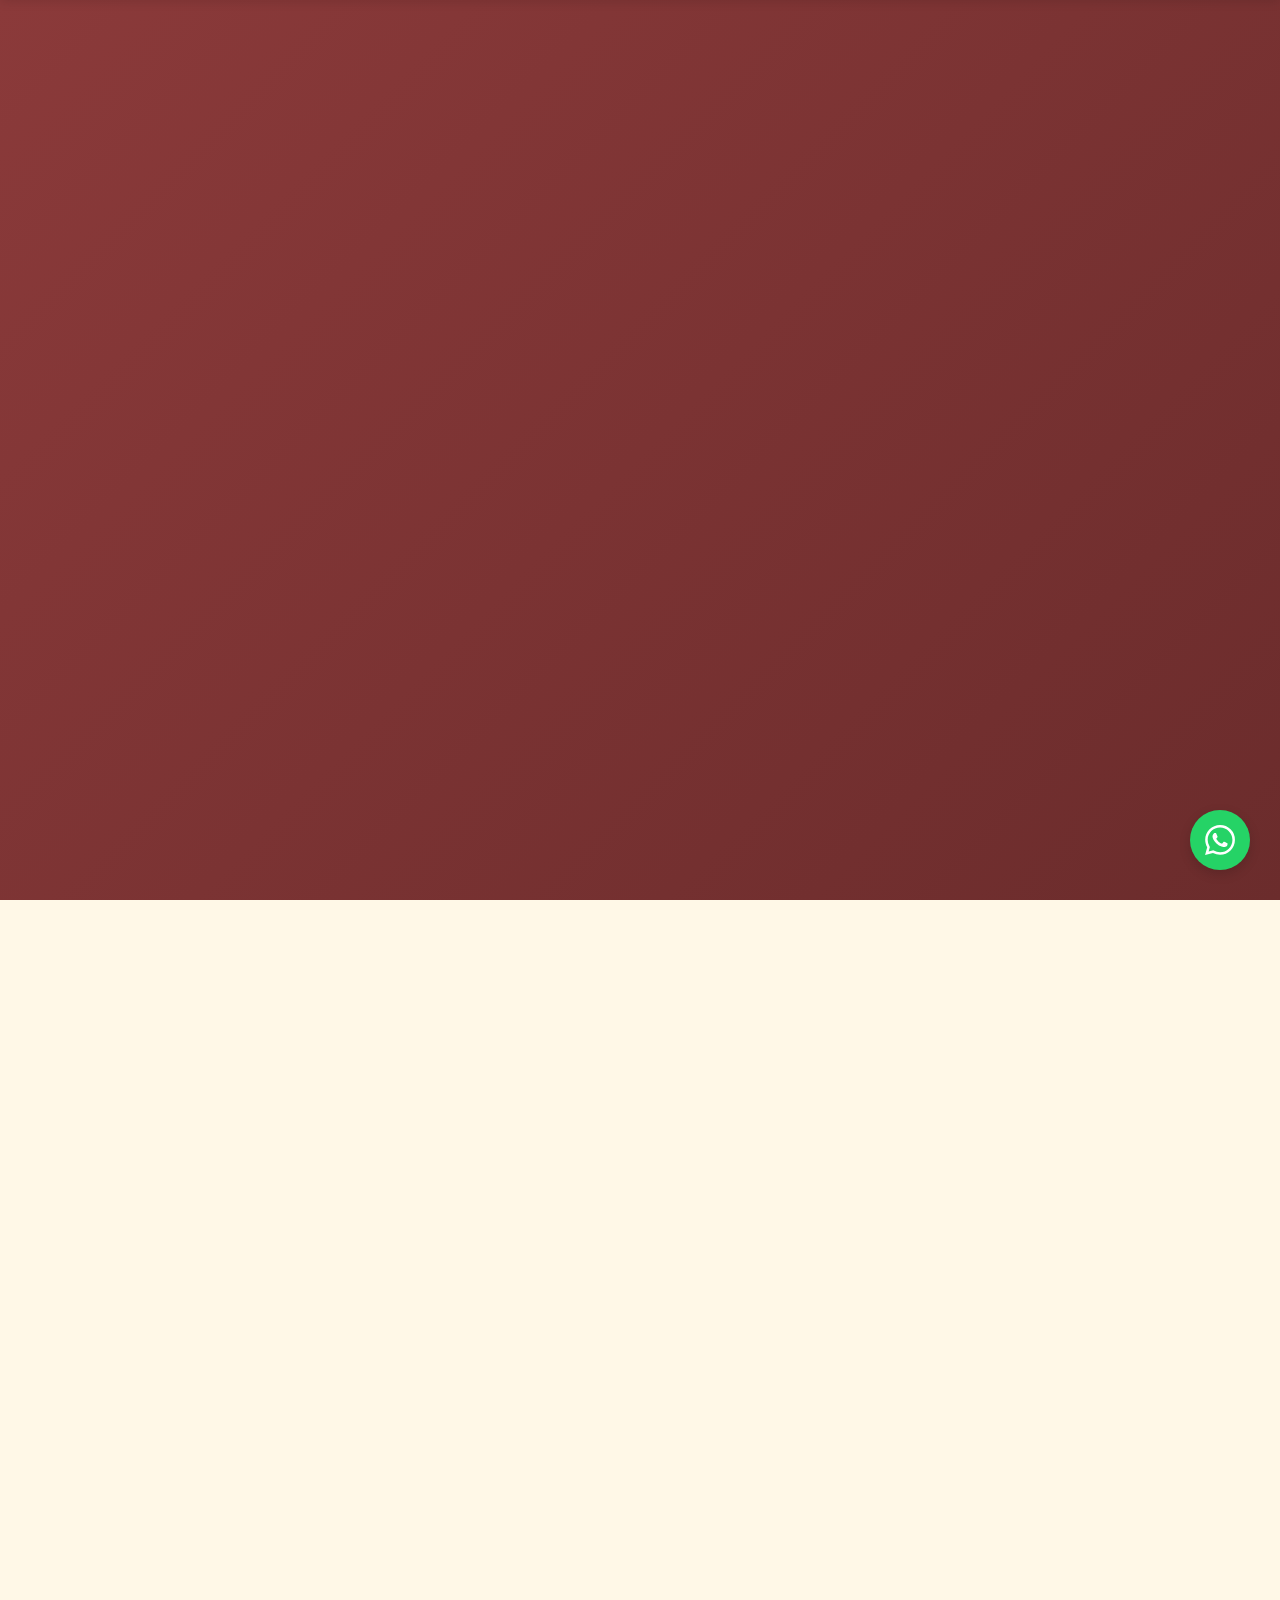
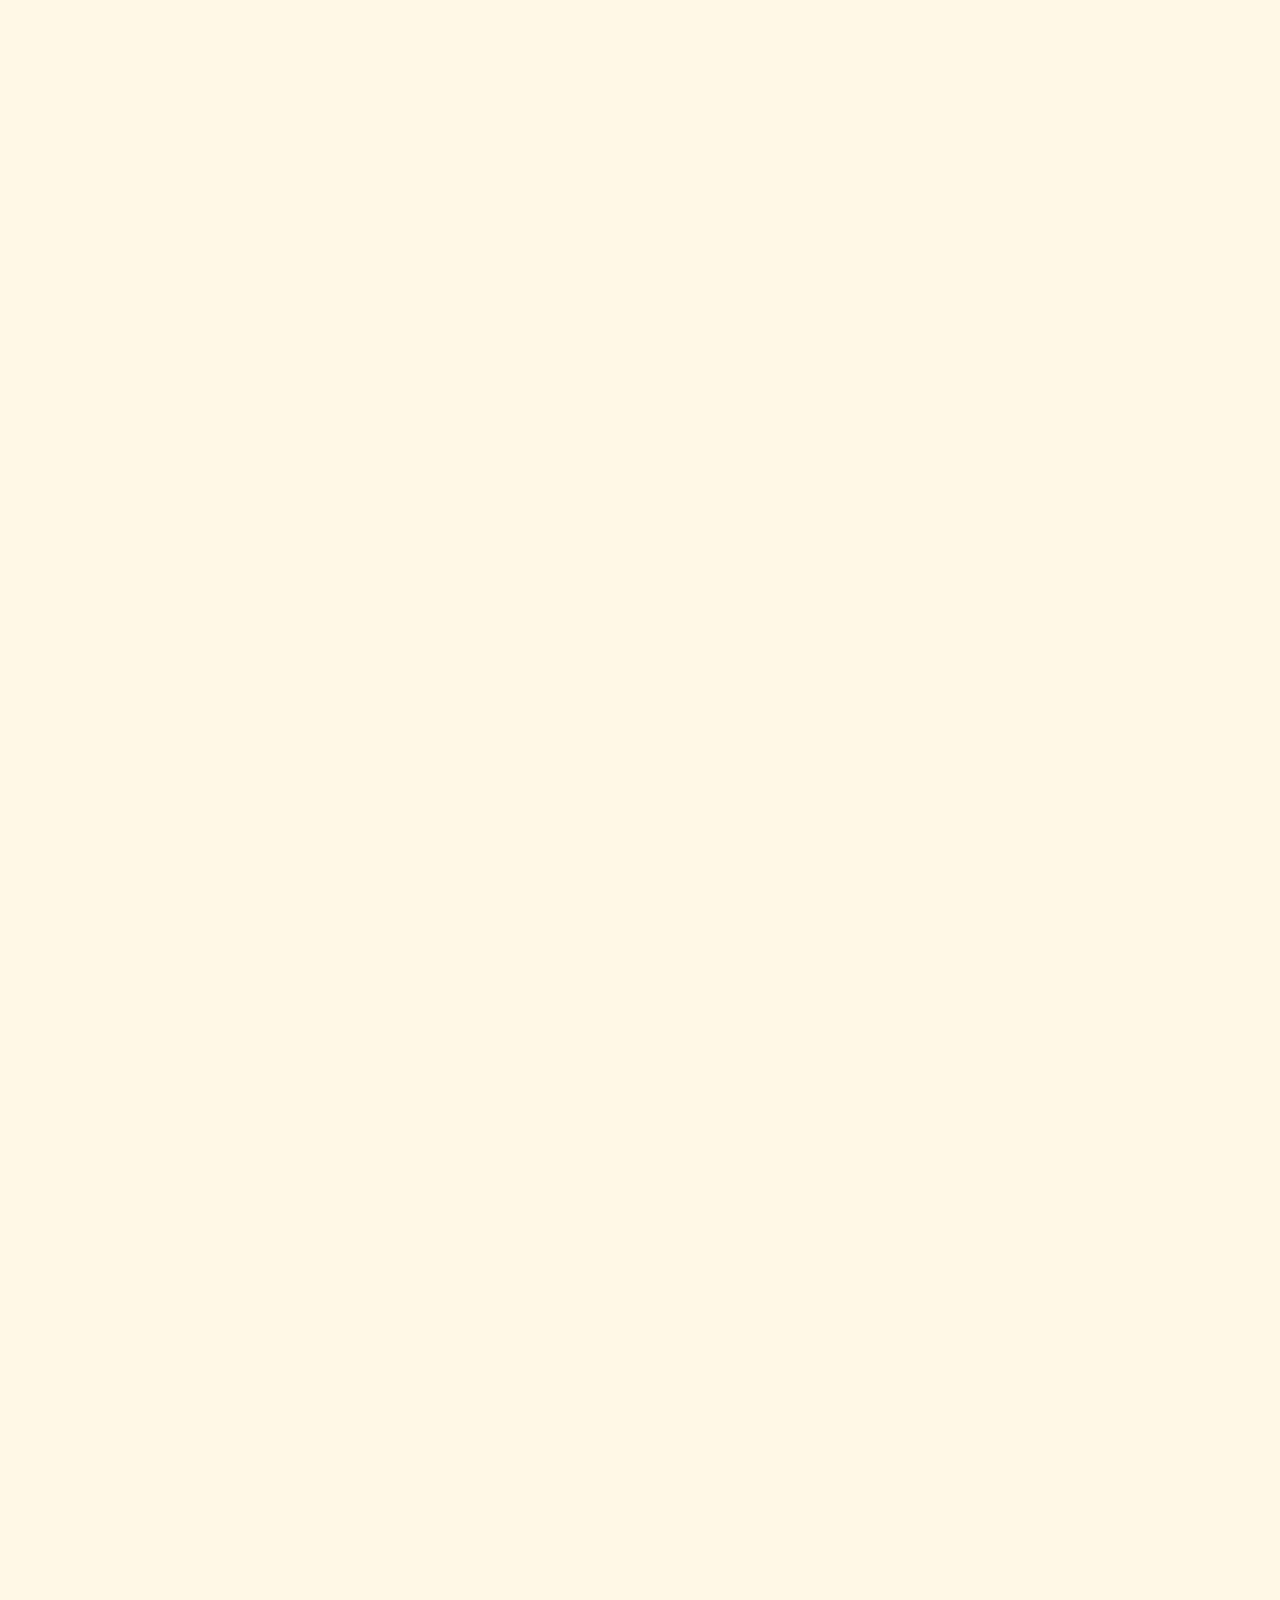
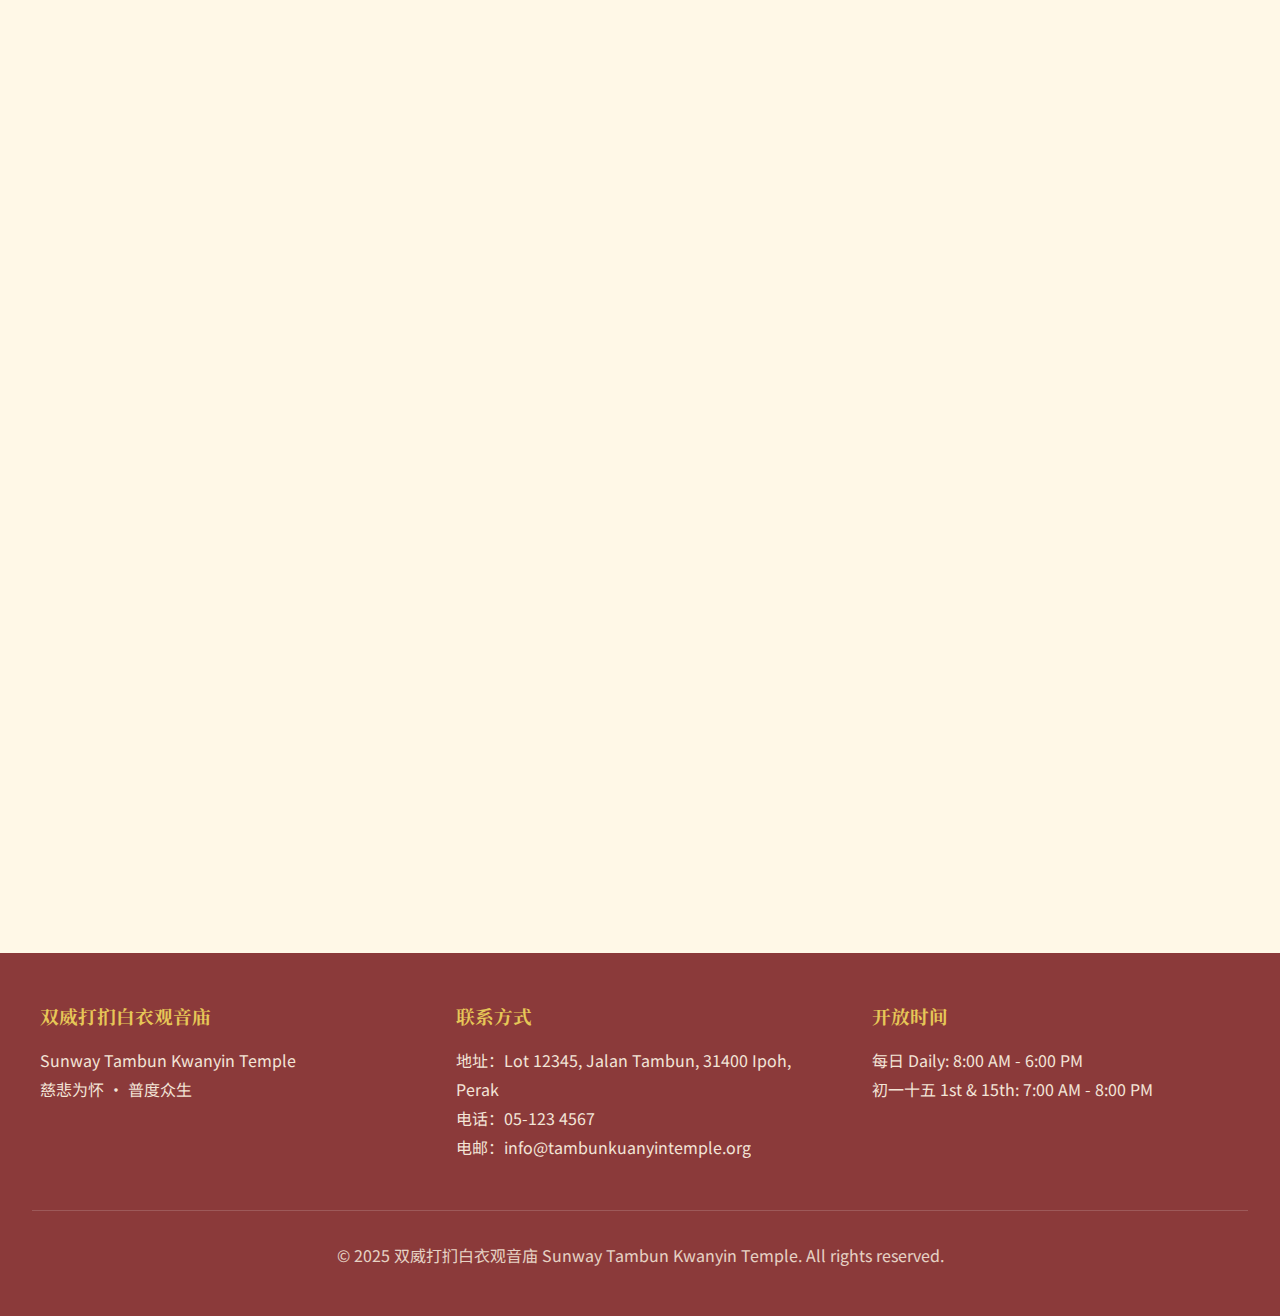
<file: index.html>
<!DOCTYPE html>
<html lang="zh-CN">
<head>
    <meta charset="UTF-8">
    <meta name="viewport" content="width=device-width, initial-scale=1.0">
    <title>双威打扪白衣观音庙 Sunway Tambun Kwanyin Temple</title>
    <meta name="description" content="双威打扪白衣观音庙始建于1975年，位于马来西亚怡保，是当地重要的神庙。">
    
    <!-- Favicon -->
    <link rel="icon" type="image/x-icon" href="images/temple-logo.ico">
    <link rel="shortcut icon" type="image/x-icon" href="images/temple-logo.ico">
    
    <!-- Preconnect to Google Fonts for faster loading -->
    <link rel="preconnect" href="https://fonts.googleapis.com">
    <link rel="preconnect" href="https://fonts.gstatic.com" crossorigin>
    
    <!-- Chinese fonts that work on ALL browsers including iOS Safari -->
    <link href="https://fonts.googleapis.com/css2?family=Ma+Shan+Zheng&family=Noto+Serif+SC:wght@400;600&family=Noto+Sans+SC:wght@300;400;500&display=swap" rel="stylesheet">
    
    <!-- Common Styles -->
    <link rel="stylesheet" href="css/common.css">
    
    <!-- Page Specific Styles -->
    <style>

        /* Hero Section */
        .hero {
            height: 100vh;
            background: linear-gradient(135deg, var(--temple-burgundy) 0%, var(--deep-burgundy) 100%);
            display: flex;
            flex-direction: column;
            align-items: center;
            justify-content: center;
            position: relative;
            overflow: hidden;
        }

        /* Logo Animation */
        .logo-wrapper {
            opacity: 0;
            animation: logoReveal 2s ease-out forwards;
            position: relative;
            padding: 30px;
        }

        .logo-wrapper::before {
            content: '';
            position: absolute;
            top: 50%;
            left: 50%;
            transform: translate(-50%, -50%) scale(0.8);
            width: 220px;
            height: 220px;
            /* Subtle golden ring glow instead of white radial */
            background: radial-gradient(circle, 
                transparent 35%, 
                rgba(212, 175, 55, 0) 40%, 
                rgba(212, 175, 55, 0.2) 50%, 
                rgba(212, 175, 55, 0.3) 55%, 
                rgba(212, 175, 55, 0) 70%
            );
            z-index: -1;
            animation: glowPulse 3s ease-in-out infinite;
        }

        .temple-logo {
            width: 180px;
            height: 180px;
            object-fit: contain;
            filter: drop-shadow(0 10px 30px rgba(0,0,0,0.3));
            position: relative;
            z-index: 1;
            animation: logoFloat 4s ease-in-out infinite;
        }

        @keyframes logoReveal {
            0% {
                opacity: 0;
                transform: scale(0.5) rotate(-10deg);
            }
            50% {
                transform: scale(1.05) rotate(2deg);
            }
            100% {
                opacity: 1;
                transform: scale(1) rotate(0deg);
            }
        }

        @keyframes glowPulse {
            0%, 100% {
                transform: translate(-50%, -50%) scale(0.9);
                opacity: 0.8;
            }
            50% {
                transform: translate(-50%, -50%) scale(1.1);
                opacity: 1;
            }
        }

        @keyframes logoFloat {
            0%, 100% {
                transform: translateY(0);
            }
            50% {
                transform: translateY(-10px);
            }
        }

        /* Temple Name with Brush Font */
        .temple-name {
            font-family: var(--font-brush);
            font-size: clamp(2.5rem, 6vw, 4rem);
            color: var(--temple-gold);
            margin-top: var(--space-md);
            text-align: center;
            opacity: 0;
            animation: brushStroke 2s ease-out 0.8s forwards;
            font-weight: 400;
            -webkit-font-smoothing: antialiased;
        }

        @keyframes brushStroke {
            0% {
                opacity: 0;
                transform: translateY(20px) scaleX(0.8);
                filter: blur(10px);
            }
            50% {
                opacity: 0.8;
                transform: translateY(10px) scaleX(1.05);
                filter: blur(2px);
            }
            100% {
                opacity: 1;
                transform: translateY(0) scaleX(1);
                filter: blur(0);
            }
        }

        /* English subtitle */
        .temple-subtitle {
            font-family: var(--font-body);
            font-size: 1rem;
            color: var(--temple-cream);
            opacity: 0;
            animation: fadeInSlide 1s ease-out 1.5s forwards;
            font-weight: 300;
        }

        /* Scroll Indicator */
        .scroll-indicator {
            position: absolute;
            bottom: var(--space-lg);
            opacity: 0;
            animation: fadeInUp 1s ease-out 2s forwards;
        }

        .scroll-indicator::after {
            content: '向下滚动';
            display: block;
            font-size: 0.875rem;
            color: var(--temple-gold);
            margin-top: var(--space-xs);
        }

        .scroll-mouse {
            width: 25px;
            height: 40px;
            border: 2px solid var(--temple-gold);
            border-radius: 15px;
            position: relative;
            margin: 0 auto;
        }

        .scroll-mouse::before {
            content: '';
            position: absolute;
            top: 8px;
            left: 50%;
            width: 3px;
            height: 8px;
            background: var(--temple-gold);
            border-radius: 2px;
            transform: translateX(-50%);
            animation: scrollAnimation 2s infinite;
        }

        @keyframes fadeInSlide {
            to {
                opacity: 1;
                transform: translateY(0);
            }
        }

        @keyframes fadeInUp {
            from {
                opacity: 0;
                transform: translateY(20px);
            }
            to {
                opacity: 1;
                transform: translateY(0);
            }
        }

        @keyframes scrollAnimation {
            0%, 100% { transform: translateX(-50%) translateY(0); opacity: 1; }
            50% { transform: translateX(-50%) translateY(10px); opacity: 0; }
        }


        /* Main Content Sections */
        .section {
            padding: var(--space-xl) var(--space-md);
            max-width: 1200px;
            margin: 0 auto;
        }

        .section-title {
            font-family: var(--font-heading);
            font-size: clamp(2rem, 4vw, 3rem);
            color: var(--temple-burgundy);
            text-align: center;
            margin-bottom: var(--space-lg);
            position: relative;
        }

        .section-title::after {
            content: '';
            position: absolute;
            bottom: -10px;
            left: 50%;
            transform: translateX(-50%);
            width: 60px;
            height: 3px;
            background: var(--temple-gold);
        }

        /* About Section */
        .about-content {
            display: grid;
            grid-template-columns: 1fr 1fr;
            gap: var(--space-xl);
            align-items: center;
        }

        .about-text {
            font-size: 1.125rem;
            line-height: 1.8;
        }

        .about-text p {
            margin-bottom: var(--space-md);
        }

        .about-image {
            border-radius: 12px;
            overflow: hidden;
            box-shadow: 0 10px 30px rgba(0,0,0,0.1);
        }

        .about-image img {
            width: 100%;
            height: auto;
            display: block;
        }

        /* Services Grid */
        .services-grid {
            display: grid;
            grid-template-columns: repeat(4, 1fr);
            gap: var(--space-lg);
            margin-top: var(--space-xl);
        }

        /* Medium screens - 2 columns */
        @media (max-width: 1024px) {
            .services-grid {
                grid-template-columns: repeat(2, 1fr);
            }
        }

        .service-card {
            background: var(--white);
            padding: var(--space-md) var(--space-sm);
            border-radius: 12px;
            text-align: center;
            box-shadow: 0 5px 20px rgba(0,0,0,0.08);
            transition: all 0.3s ease;
            cursor: pointer;
        }

        .service-card:hover {
            transform: translateY(-5px);
            box-shadow: 0 10px 30px rgba(0,0,0,0.15);
        }

        .service-icon {
            font-size: 2.5rem;
            margin-bottom: var(--space-sm);
        }

        .service-title {
            font-family: var(--font-heading);
            font-size: 1.25rem;
            color: var(--temple-burgundy);
            margin-bottom: var(--space-xs);
        }

        /* Events Section */
        .events-container {
            background: var(--white);
            padding: var(--space-lg);
            border-radius: 12px;
            box-shadow: 0 5px 20px rgba(0,0,0,0.08);
        }

        .event-item {
            padding: var(--space-md);
            border-bottom: 1px solid var(--soft-gray);
            display: flex;
            align-items: center;
            gap: var(--space-md);
        }

        .event-item:last-child {
            border-bottom: none;
        }

        .event-date {
            background: var(--temple-burgundy);
            color: var(--white);
            padding: var(--space-sm);
            border-radius: 8px;
            text-align: center;
            min-width: 80px;
        }

        .event-date-day {
            font-size: 1.5rem;
            font-weight: 600;
        }

        .event-date-month {
            font-size: 0.875rem;
        }

        .event-details h3 {
            font-family: var(--font-heading);
            color: var(--temple-burgundy);
            margin-bottom: var(--space-xs);
        }

        /* Contact Section */
        .contact-container {
            display: grid;
            grid-template-columns: 1fr 1fr;
            gap: var(--space-xl);
        }

        .contact-info {
            background: var(--white);
            padding: var(--space-lg);
            border-radius: 12px;
            box-shadow: 0 5px 20px rgba(0,0,0,0.08);
        }

        .contact-item {
            display: flex;
            align-items: center;
            gap: var(--space-md);
            margin-bottom: var(--space-md);
        }

        .contact-icon {
            width: 40px;
            height: 40px;
            background: var(--soft-gray);
            border-radius: 50%;
            display: flex;
            align-items: center;
            justify-content: center;
            color: var(--temple-burgundy);
        }

        /* Map */
        .map-container {
            border-radius: 12px;
            overflow: hidden;
            box-shadow: 0 5px 20px rgba(0,0,0,0.08);
            height: 400px;
            position: relative;
        }

        .map-container iframe {
            width: 100%;
            height: 100%;
            border: 0;
        }


        /* Reveal on scroll */
        .reveal {
            opacity: 0;
            transform: translateY(30px);
            transition: all 0.8s ease;
        }

        .reveal.active {
            opacity: 1;
            transform: translateY(0);
        }

        /* Mobile specific font improvements */
        @media screen and (-webkit-min-device-pixel-ratio: 2) {
            .temple-name {
                -webkit-text-stroke: 0.5px transparent;
            }
        }

        /* Small mobile adjustments */
        @media (max-width: 480px) {
            .service-card {
                padding: var(--space-sm) var(--space-xs);
            }
            
            .service-icon {
                font-size: 2rem;
                margin-bottom: 0.5rem;
            }
            
            .service-title {
                font-size: 1.1rem;
            }
        }

        /* Responsive Design */
        @media (max-width: 768px) {
            .about-content {
                grid-template-columns: 1fr;
            }

            .contact-container {
                grid-template-columns: 1fr;
            }

            .temple-name {
                font-size: 2.5rem;
            }

            .section {
                padding: var(--space-lg) var(--space-sm);
            }

            .services-grid {
                gap: var(--space-md);
                grid-template-columns: 1fr;
            }

            .service-card {
                padding: var(--space-sm);
            }

            .contact-info {
                padding: var(--space-md);
                width: 100%;
                box-sizing: border-box;
            }

            .contact-item {
                gap: var(--space-sm);
                flex-wrap: wrap;
            }

            .contact-item h4 {
                font-size: 1rem;
            }

            .contact-item p {
                font-size: 0.875rem;
            }
        }

        /* Fix Safari font rendering */
        @supports (-webkit-appearance: none) {
            .temple-name,
            .section-title,
            .service-title {
                font-kerning: normal;
                font-variant-ligatures: common-ligatures;
            }
        }


        /* Utility classes */
        .text-center {
            text-align: center;
        }

        .mb-md {
            margin-bottom: var(--space-md);
        }

        .english-text {
            font-size: 0.875rem;
            color: var(--text-secondary);
            font-weight: 300;
        }
    </style>
</head>
<body>
    <!-- Loading Screen and Announcement Bar will be inserted by components.js -->

    <!-- Hero Section -->
    <section class="hero" id="hero">
        <div class="logo-wrapper">
            <img src="images/temple-logo.png" alt="双威打扪白衣观音庙标志" class="temple-logo">
        </div>
        <h1 class="temple-name">双威打扪白衣观音庙</h1>
        <p class="temple-subtitle">Sunway Tambun Kwanyin Temple</p>
        <div class="scroll-indicator">
            <div class="scroll-mouse"></div>
        </div>
    </section>

    <!-- Navigation will be inserted here by components.js -->


    <!-- Services Section -->
    <section class="section reveal" id="services" style="background: var(--soft-gray);">
        <h2 class="section-title">祈福服务</h2>
        <div class="services-grid">
            <div class="service-card">
                <div class="service-icon">🙏🏻</div>
                <h3 class="service-title">日常参拜</h3>
                <p style="margin-bottom: 0.5rem;">每日开放供信众参拜祈福</p>
                <p class="english-text" style="margin: 0;">Daily prayers and blessings</p>
            </div>
            <div class="service-card">
                <div class="service-icon">📿</div>
                <h3 class="service-title">祈福活动</h3>
                <p style="margin-bottom: 0.5rem;">定期举办各类祈福活动</p>
                <p class="english-text" style="margin: 0;">Regular prayer ceremonies</p>
            </div>
            <div class="service-card">
                <div class="service-icon">🏮</div>
                <h3 class="service-title">祈福点灯</h3>
                <p style="margin-bottom: 0.5rem;">为信众提供祈福点灯服务</p>
                <p class="english-text" style="margin: 0;">Prayer and lighting services</p>
            </div>
            <div class="service-card">
                <div class="service-icon">📅</div>
                <h3 class="service-title">节日庆典</h3>
                <p style="margin-bottom: 0.5rem;">观音诞等重要节日庆祝</p>
                <p class="english-text" style="margin: 0;">Festival celebrations</p>
            </div>
        </div>
    </section>

    <!-- Events Section -->
    <section class="section reveal" id="events">
        <h2 class="section-title">活动日程</h2>
        <div class="events-container">
            <div class="event-item">
                <div class="event-date">
                    <div class="event-date-day">19</div>
                    <div class="event-date-month">二月</div>
                </div>
                <div class="event-details">
                    <h3>观音诞</h3>
                    <p>观世音圣诞庆典 <span class="english-text">Guan Yin's Birthday</span></p>
                </div>
            </div>
            <div class="event-item">
                <div class="event-date">
                    <div class="event-date-day">19</div>
                    <div class="event-date-month">六月</div>
                </div>
                <div class="event-details">
                    <h3>观音成道日</h3>
                    <p>观世音成道纪念日 <span class="english-text">Enlightenment Day</span></p>
                </div>
            </div>
            <div class="event-item">
                <div class="event-date">
                    <div class="event-date-day">19</div>
                    <div class="event-date-month">九月</div>
                </div>
                <div class="event-details">
                    <h3>观音出家日</h3>
                    <p>观世音出家纪念日 <span class="english-text">Renunciation Day</span></p>
                </div>
            </div>
            <div class="event-item">
                <div class="event-date">
                    <div class="event-date-day">初一</div>
                    <div class="event-date-month">十五</div>
                </div>
                <div class="event-details">
                    <h3>月度祈福</h3>
                    <p>每月初一、十五定期祈福 <span class="english-text">Monthly prayers on 1st & 15th</span></p>
                </div>
            </div>
        </div>
    </section>

    <!-- Gallery Section -->
    <section class="section reveal" id="gallery" style="background: var(--soft-gray);">
        <h2 class="section-title">相册</h2>
        <p class="text-center mb-md">寺庙建设进展及活动照片</p>
        <p class="text-center english-text mb-md">Temple construction progress and activities</p>
        
        <!-- Photo Highlights Grid -->
        <style>
            @media (max-width: 768px) {
                #galleryHighlights {
                    grid-template-columns: 1fr !important;
                }
            }
            @media (min-width: 769px) and (max-width: 1024px) {
                #galleryHighlights {
                    grid-template-columns: repeat(2, 1fr) !important;
                }
            }
        </style>
        <div id="galleryHighlights" style="display: grid; grid-template-columns: repeat(3, 1fr); gap: var(--space-md); margin: var(--space-lg) 0;">
            <!-- Album highlights will be loaded here dynamically -->
            <div style="grid-column: 1/-1; text-align: center; color: var(--text-secondary); font-size: 0.875rem;">
                正在加载相册...
            </div>
        </div>
        
        <div style="text-align: center; margin-top: var(--space-lg);">
            <a href="album.html" class="btn btn-primary" style="display: inline-block; padding: 1rem 2rem; background: var(--temple-burgundy); color: var(--white); text-decoration: none; border-radius: 8px; font-size: 1.1rem; transition: all 0.3s ease; box-shadow: 0 4px 15px rgba(139, 44, 60, 0.3);"
               onmouseover="this.style.transform='translateY(-2px)'; this.style.boxShadow='0 6px 20px rgba(139, 44, 60, 0.4)'"
               onmouseout="this.style.transform='translateY(0)'; this.style.boxShadow='0 4px 15px rgba(139, 44, 60, 0.3)'">
                查看所有活动相册 →
            </a>
            <p style="margin-top: var(--space-md); color: var(--text-secondary);">
                View All Event Albums
            </p>
        </div>
    </section>

    <!-- Contact Section -->
    <section class="section reveal" id="contact">
        <h2 class="section-title">联系我们</h2>
        <div class="contact-container">
            <div class="contact-info">
                <div class="contact-item">
                    <div class="contact-icon">📍</div>
                    <div>
                        <h4>地址</h4>
                        <p>马来西亚霹雳州怡保打扪</p>
                        <p class="english-text">Tambun, Ipoh, Perak, Malaysia</p>
                    </div>
                </div>
                <div class="contact-item">
                    <div class="contact-icon">📞</div>
                    <div>
                        <h4>电话</h4>
                        <p>+60 12-596 6086</p>
                    </div>
                </div>
                <div class="contact-item">
                    <div class="contact-icon">📧</div>
                    <div>
                        <h4>电邮</h4>
                        <p>sunwaytambunkwanyin@gmail.com</p>
                    </div>
                </div>
                <div class="contact-item">
                    <div class="contact-icon">🕐</div>
                    <div>
                        <h4>开放时间</h4>
                        <p>每日 8:00 - 18:00</p>
                        <p class="english-text">Daily 8:00 AM - 6:00 PM</p>
                    </div>
                </div>
            </div>
            <div class="map-container">
                <iframe src="https://www.google.com/maps/embed?pb=!1m18!1m12!1m3!1d3976.7786111821824!2d101.14999997528035!3d4.633544895341226!2m3!1f0!2f0!3f0!3m2!1i1024!2i768!4f13.1!3m3!1m2!1s0x31caed80dd10c681%3A0x10d26d86016f91fb!2z5Y-M5aiB5omT5omq55m96KGj6KeC6Z-z5bqZ!5e0!3m2!1sen!2suk!4v1751242137097!5m2!1sen!2suk" allowfullscreen="" loading="lazy" referrerpolicy="no-referrer-when-downgrade"></iframe>
            </div>
        </div>
    </section>

    <!-- Footer and WhatsApp Button will be inserted by components.js -->

    <!-- Load Component Scripts -->
    <script src="js/components.js"></script>
    <script src="js/common.js"></script>
    <script src="js/announcement.js"></script>
    <script src="js/album-data.js"></script>
    
    <!-- Page Specific Scripts -->
    <script>
        // Smooth scroll for anchor links (override common.js for index page)
        document.addEventListener('click', function(e) {
            if (e.target.matches('a[href^="#"]')) {
                e.preventDefault();
                const targetId = e.target.getAttribute('href');
                const targetElement = document.querySelector(targetId);
                
                if (targetElement) {
                    targetElement.scrollIntoView({
                        behavior: 'smooth',
                        block: 'start'
                    });
                    // Close mobile menu if open
                    document.getElementById('navMenu').classList.remove('active');
                }
            }
        });
        
        // Load gallery highlights from album data
        document.addEventListener('DOMContentLoaded', function() {
            const highlightsContainer = document.getElementById('galleryHighlights');
            
            // Get processed events from album-data.js
            const events = getProcessedEvents();
            
            if (events.length === 0) {
                highlightsContainer.innerHTML = `
                    <div style="grid-column: 1/-1; text-align: center; padding: var(--space-lg);">
                        <p style="color: var(--text-secondary);">暂无活动相册</p>
                        <p style="color: var(--text-secondary); font-size: 0.875rem; margin-top: var(--space-sm);">No event albums available</p>
                    </div>
                `;
                return;
            }
            
            // Show up to 3 latest events
            const highlightEvents = events.slice(0, 3);
            
            highlightsContainer.innerHTML = highlightEvents.map(event => `
                <a href="album.html" style="text-decoration: none; color: inherit;">
                    <div style="position: relative; overflow: hidden; border-radius: 12px; box-shadow: 0 5px 20px rgba(0,0,0,0.08); aspect-ratio: 4/3; background: #f0f0f0; cursor: pointer; transition: all 0.3s ease;"
                         onmouseover="this.style.transform='translateY(-5px)'; this.style.boxShadow='0 10px 30px rgba(0,0,0,0.15)'"
                         onmouseout="this.style.transform='translateY(0)'; this.style.boxShadow='0 5px 20px rgba(0,0,0,0.08)'">
                        <img src="${event.coverImage}" 
                             alt="${event.name}" 
                             style="width: 100%; height: 100%; object-fit: cover; transition: transform 0.3s ease;"
                             onerror="this.src='images/temple-building.jpg'">
                        <div style="position: absolute; bottom: 0; left: 0; right: 0; background: linear-gradient(to top, rgba(0,0,0,0.8), transparent); color: white; padding: var(--space-sm);">
                            <div style="font-size: 0.9rem; font-weight: 500; line-height: 1.3; margin-bottom: 0.2rem;">${event.name}</div>
                            <div style="font-size: 0.75rem; opacity: 0.9;">
                                ${event.date.toLocaleDateString('zh-CN', { year: 'numeric', month: 'long', day: 'numeric' })}
                            </div>
                        </div>
                    </div>
                </a>
            `).join('');
            
            // Add message if there are more albums
            if (events.length > 3) {
                highlightsContainer.innerHTML += `
                    <div style="grid-column: 1/-1; text-align: center; margin-top: var(--space-xs); color: var(--text-secondary); font-size: 0.75rem; opacity: 0.8;">
                        还有 ${events.length - 3} 个活动相册
                    </div>
                `;
            }
        });
    </script>
</body>
</html>
</file>
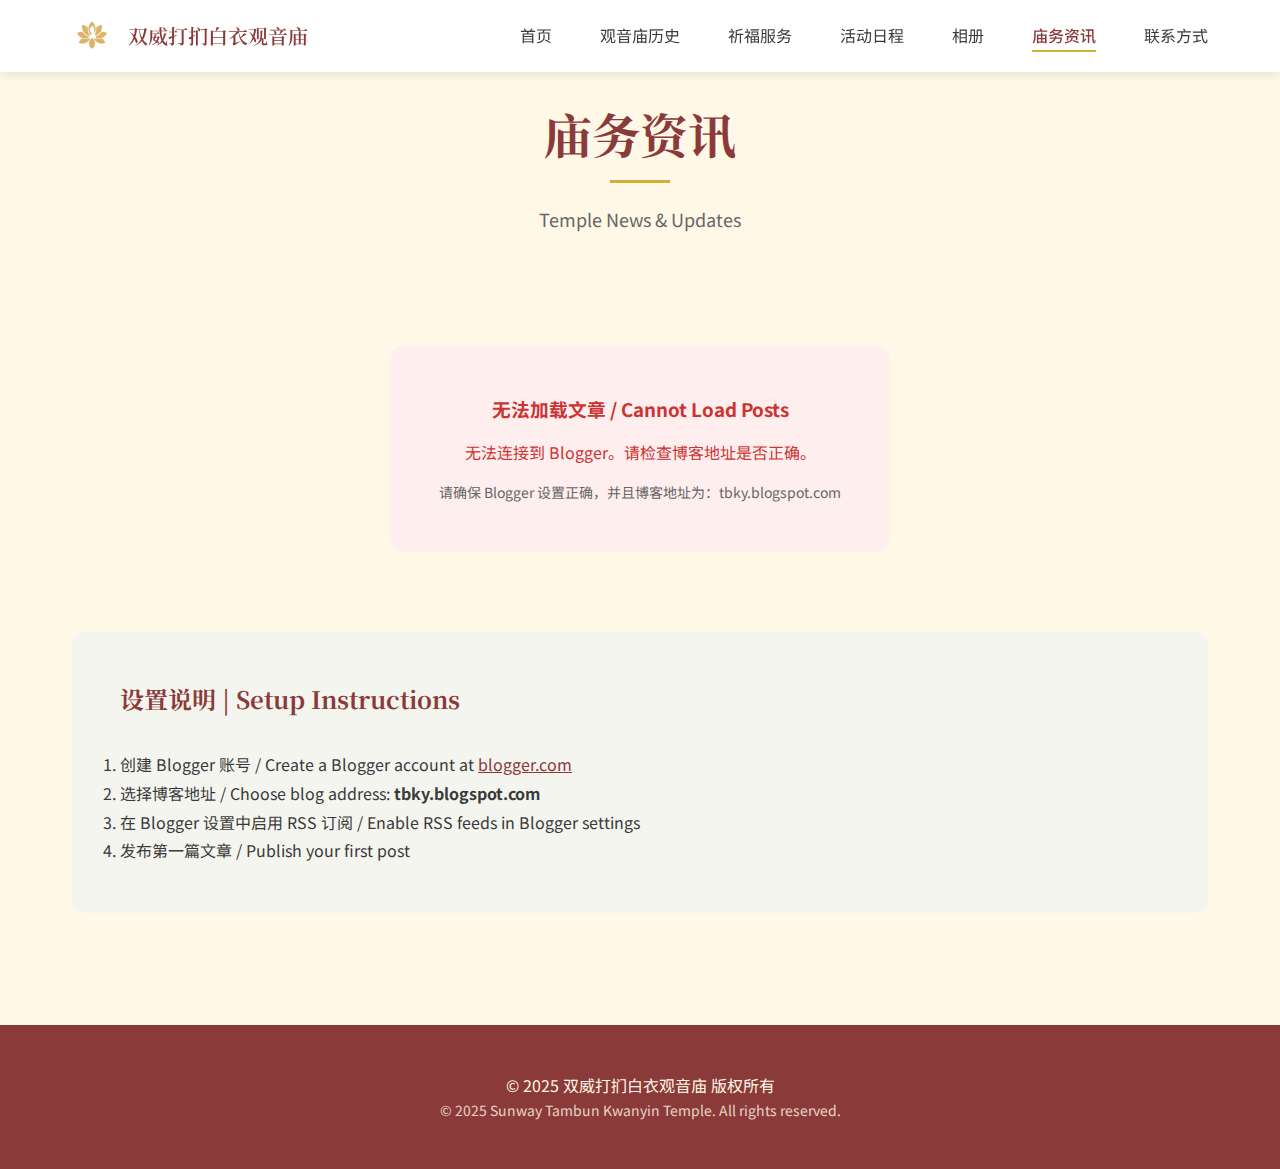
<file: blog-external.html>
<!DOCTYPE html>
<html lang="zh-CN">
<head>
    <meta charset="UTF-8">
    <meta name="viewport" content="width=device-width, initial-scale=1.0">
    <title>庙务资讯 - 双威打扪白衣观音庙 Sunway Tambun Kwanyin Temple</title>
    <meta name="description" content="双威打扪白衣观音庙最新资讯和庙务开示">
    
    <!-- Favicon -->
    <link rel="icon" type="image/x-icon" href="images/temple-logo.ico">
    <link rel="shortcut icon" type="image/x-icon" href="images/temple-logo.ico">
    
    <!-- Preconnect to Google Fonts -->
    <link rel="preconnect" href="https://fonts.googleapis.com">
    <link rel="preconnect" href="https://fonts.gstatic.com" crossorigin>
    
    <!-- Chinese fonts -->
    <link href="https://fonts.googleapis.com/css2?family=Ma+Shan+Zheng&family=Noto+Serif+SC:wght@400;600&family=Noto+Sans+SC:wght@300;400;500&display=swap" rel="stylesheet">
    
    <style>
        /* Copy root variables from index.html */
        :root {
            --temple-burgundy: #8B3A3A;
            --temple-gold: #D4AF37;
            --temple-cream: #FFF8E7;
            --deep-burgundy: #6B2C2C;
            --light-gold: #E6C757;
            --soft-gray: #F5F5F0;
            --text-primary: #3A3A3A;
            --text-secondary: #666666;
            --white: #FFFFFF;
            
            --font-brush: 'Ma Shan Zheng', cursive;
            --font-heading: 'Noto Serif SC', -apple-system, 'PingFang SC', 'Microsoft YaHei', serif;
            --font-body: 'Noto Sans SC', -apple-system, 'PingFang SC', 'Microsoft YaHei', sans-serif;
            
            --space-xs: 0.5rem;
            --space-sm: 1rem;
            --space-md: 2rem;
            --space-lg: 3rem;
            --space-xl: 5rem;
        }

        * {
            margin: 0;
            padding: 0;
            box-sizing: border-box;
        }

        body {
            font-family: var(--font-body);
            color: var(--text-primary);
            background-color: var(--temple-cream);
            line-height: 1.6;
            -webkit-font-smoothing: antialiased;
        }

        /* Navigation - matching index.html style */
        .nav {
            position: fixed;
            top: 0;
            width: 100%;
            background: var(--white);
            box-shadow: 0 2px 10px rgba(0,0,0,0.1);
            z-index: 1000;
        }

        .nav-container {
            max-width: 1200px;
            margin: 0 auto;
            padding: var(--space-sm) var(--space-md);
            display: flex;
            justify-content: space-between;
            align-items: center;
        }

        .nav-logo {
            display: flex;
            align-items: center;
            text-decoration: none;
        }

        .nav-logo img {
            width: 40px;
            height: 40px;
            margin-right: var(--space-sm);
        }

        .nav-logo-text {
            font-family: var(--font-heading);
            font-size: 1.25rem;
            color: var(--temple-burgundy);
            font-weight: 600;
        }

        .nav-menu {
            display: flex;
            list-style: none;
            gap: var(--space-lg);
        }

        .nav-link {
            text-decoration: none;
            color: var(--text-primary);
            font-weight: 400;
            position: relative;
            transition: color 0.3s ease;
        }

        .nav-link::after {
            content: '';
            position: absolute;
            bottom: -5px;
            left: 0;
            width: 100%;
            height: 2px;
            background: var(--temple-gold);
            transform: scaleX(0);
            transform-origin: left;
            transition: transform 0.3s ease;
        }

        .nav-link:hover {
            color: var(--temple-burgundy);
        }

        .nav-link:hover::after,
        .nav-link.active::after {
            transform: scaleX(1);
        }
        
        .nav-link.active {
            color: var(--temple-burgundy);
            font-weight: 500;
        }

        /* Main Content */
        .main-container {
            max-width: 1200px;
            margin: 0 auto;
            padding: 6rem var(--space-md) var(--space-md);
            min-height: calc(100vh - 200px);
        }

        .page-header {
            text-align: center;
            margin-bottom: var(--space-xl);
        }

        .page-title {
            font-family: var(--font-heading);
            font-size: clamp(2rem, 5vw, 3rem);
            color: var(--temple-burgundy);
            margin-bottom: var(--space-sm);
            position: relative;
        }

        .page-title::after {
            content: '';
            position: absolute;
            bottom: -10px;
            left: 50%;
            transform: translateX(-50%);
            width: 60px;
            height: 3px;
            background: var(--temple-gold);
        }

        .page-subtitle {
            font-size: 1.125rem;
            color: var(--text-secondary);
            margin-top: var(--space-md);
        }

        /* Blog Grid */
        .blog-grid {
            display: grid;
            grid-template-columns: repeat(auto-fill, minmax(350px, 1fr));
            gap: var(--space-lg);
            margin-bottom: var(--space-lg);
        }

        .blog-card {
            background: var(--white);
            border-radius: 12px;
            overflow: hidden;
            box-shadow: 0 5px 20px rgba(0,0,0,0.08);
            transition: all 0.3s ease;
            cursor: pointer;
        }

        .blog-card:hover {
            transform: translateY(-5px);
            box-shadow: 0 10px 30px rgba(0,0,0,0.15);
        }

        .blog-header {
            background: linear-gradient(135deg, var(--temple-burgundy), var(--deep-burgundy));
            padding: var(--space-md);
            color: var(--white);
            min-height: 150px;
            display: flex;
            flex-direction: column;
            justify-content: center;
        }

        .blog-date {
            font-size: 0.875rem;
            opacity: 0.9;
            margin-bottom: var(--space-xs);
        }

        .blog-title {
            font-family: var(--font-heading);
            font-size: 1.5rem;
            line-height: 1.3;
            margin: 0;
        }

        .blog-content {
            padding: var(--space-md);
        }

        .blog-excerpt {
            color: var(--text-primary);
            line-height: 1.6;
            margin-bottom: var(--space-md);
        }

        .read-more {
            color: var(--temple-burgundy);
            text-decoration: none;
            font-weight: 500;
            display: inline-flex;
            align-items: center;
            gap: 0.5rem;
            transition: gap 0.3s ease;
        }

        .read-more:hover {
            gap: 1rem;
        }

        /* Loading State */
        .loading {
            text-align: center;
            padding: var(--space-xl);
            font-size: 1.125rem;
            color: var(--text-secondary);
        }

        /* Error State */
        .error-message {
            background: #fee;
            color: #c33;
            padding: var(--space-lg);
            border-radius: 12px;
            text-align: center;
            margin: var(--space-md) auto;
            max-width: 600px;
        }

        /* Footer */
        footer {
            background: var(--temple-burgundy);
            color: var(--temple-cream);
            padding: var(--space-lg) var(--space-md);
            text-align: center;
            margin-top: var(--space-xl);
        }

        /* Mobile Menu Toggle */
        .mobile-menu-toggle {
            display: none;
            background: none;
            border: none;
            cursor: pointer;
            padding: var(--space-xs);
        }

        .mobile-menu-toggle span {
            display: block;
            width: 25px;
            height: 3px;
            background: var(--temple-burgundy);
            margin: 5px 0;
            transition: all 0.3s ease;
        }

        /* Responsive Design */
        @media (max-width: 768px) {
            .nav-menu {
                display: none;
                position: absolute;
                top: 100%;
                left: 0;
                width: 100%;
                background: var(--white);
                flex-direction: column;
                padding: var(--space-md);
                box-shadow: 0 5px 20px rgba(0,0,0,0.1);
            }

            .nav-menu.active {
                display: flex;
            }

            .mobile-menu-toggle {
                display: block;
            }
            
            .blog-grid {
                grid-template-columns: 1fr;
                gap: var(--space-md);
            }
            
            .page-title {
                font-size: 2rem;
            }

            .main-container {
                padding-top: 5rem;
            }
        }
    </style>
</head>
<body>
    <!-- Navigation -->
    <nav class="nav">
        <div class="nav-container">
            <a href="index.html" class="nav-logo">
                <img src="images/temple-logo.png" alt="Logo">
                <span class="nav-logo-text">双威打扪白衣观音庙</span>
            </a>
            
            <ul class="nav-menu" id="navMenu">
                <li><a href="index.html" class="nav-link">首页</a></li>
                <li><a href="history.html" class="nav-link">观音庙历史</a></li>
                <li><a href="index.html#services" class="nav-link">祈福服务</a></li>
                <li><a href="index.html#events" class="nav-link">活动日程</a></li>
                <li><a href="index.html#gallery" class="nav-link">相册</a></li>
                <li><a href="blog-external.html" class="nav-link active">庙务资讯</a></li>
                <li><a href="index.html#contact" class="nav-link">联系方式</a></li>
            </ul>
            
            <button class="mobile-menu-toggle" id="mobileMenuToggle">
                <span></span>
                <span></span>
                <span></span>
            </button>
        </div>
    </nav>

    <!-- Main Content -->
    <div class="main-container">
        <header class="page-header">
            <h1 class="page-title">庙务资讯</h1>
            <p class="page-subtitle">Temple News & Updates</p>
        </header>

        <!-- Blog Posts Container -->
        <div id="blogContainer" class="blog-grid">
            <div class="loading">正在加载最新资讯...</div>
        </div>

        <!-- Instructions for first-time setup -->
        <div id="setupInstructions" style="display: none; background: var(--soft-gray); padding: var(--space-lg); border-radius: 12px; margin-top: var(--space-lg);">
            <h2 style="font-family: var(--font-heading); color: var(--temple-burgundy); margin-bottom: var(--space-md);">设置说明 | Setup Instructions</h2>
            <ol style="line-height: 1.8;">
                <li>创建 Blogger 账号 / Create a Blogger account at <a href="https://www.blogger.com" target="_blank" style="color: var(--temple-burgundy);">blogger.com</a></li>
                <li>选择博客地址 / Choose blog address: <strong>tbky.blogspot.com</strong></li>
                <li>在 Blogger 设置中启用 RSS 订阅 / Enable RSS feeds in Blogger settings</li>
                <li>发布第一篇文章 / Publish your first post</li>
            </ol>
        </div>
    </div>

    <!-- Footer -->
    <footer>
        <p>© 2025 双威打扪白衣观音庙 版权所有</p>
        <p style="font-size: 0.875rem; opacity: 0.8;">© 2025 Sunway Tambun Kwanyin Temple. All rights reserved.</p>
    </footer>

    <script>
        // IMPORTANT: Your Blogger subdomain
        const BLOGGER_SUBDOMAIN = 'tbky';
        
        // Mobile menu toggle
        document.getElementById('mobileMenuToggle').addEventListener('click', function() {
            document.getElementById('navMenu').classList.toggle('active');
        });

        // Global callback for JSONP
        window.bloggerCallback = function(data) {
            const container = document.getElementById('blogContainer');
            const setupDiv = document.getElementById('setupInstructions');
            
            try {
                const posts = data.feed.entry || [];
                
                if (posts.length === 0) {
                    container.innerHTML = '<p style="text-align: center; grid-column: 1/-1; color: var(--text-secondary);">还没有发布文章。请登录 Blogger 发布您的第一篇文章。</p>';
                    setupDiv.style.display = 'block';
                    return;
                }
                
                container.innerHTML = '';
                setupDiv.style.display = 'none';
                
                posts.forEach(entry => {
                    const card = createPostCard(entry);
                    container.appendChild(card);
                });
                
            } catch (error) {
                console.error('Error processing posts:', error);
                showError(error.message);
            }
        };

        function loadBloggerPosts() {
            const container = document.getElementById('blogContainer');
            
            // Remove any existing script tags
            const oldScript = document.getElementById('blogger-jsonp');
            if (oldScript) {
                oldScript.remove();
            }
            
            // Create JSONP script tag
            const script = document.createElement('script');
            script.id = 'blogger-jsonp';
            script.src = `https://${BLOGGER_SUBDOMAIN}.blogspot.com/feeds/posts/default?alt=json-in-script&callback=bloggerCallback&max-results=20`;
            
            // Handle script loading errors
            script.onerror = function() {
                showError('无法连接到 Blogger。请检查博客地址是否正确。');
            };
            
            document.body.appendChild(script);
        }
        
        function showError(message) {
            const container = document.getElementById('blogContainer');
            const setupDiv = document.getElementById('setupInstructions');
            
            container.innerHTML = `
                <div class="error-message" style="grid-column: 1/-1;">
                    <h3 style="margin-bottom: 1rem;">无法加载文章 / Cannot Load Posts</h3>
                    <p>${message}</p>
                    <p style="font-size: 0.875rem; margin-top: 1rem; color: #666;">
                        请确保 Blogger 设置正确，并且博客地址为：${BLOGGER_SUBDOMAIN}.blogspot.com
                    </p>
                </div>
            `;
            setupDiv.style.display = 'block';
        }
        
        function createPostCard(entry) {
            const card = document.createElement('article');
            card.className = 'blog-card';
            
            const title = entry.title.$t;
            const date = new Date(entry.published.$t).toLocaleDateString('zh-CN', {
                year: 'numeric',
                month: 'long',
                day: 'numeric'
            });
            
            // Get the actual blog post URL and create internal link
            let link = '#';
            let bloggerUrl = '#';
            if (entry.link) {
                const altLink = entry.link.find(l => l.rel === 'alternate');
                if (altLink) {
                    bloggerUrl = altLink.href;
                    link = `blog-post.html?url=${encodeURIComponent(bloggerUrl)}`;
                }
            }
            
            // Extract text content and clean it
            let excerpt = '点击阅读全文...';
            if (entry.content && entry.content.$t) {
                const tempDiv = document.createElement('div');
                tempDiv.innerHTML = entry.content.$t;
                const textContent = tempDiv.textContent || tempDiv.innerText || '';
                excerpt = textContent.substring(0, 150).trim();
                if (textContent.length > 150) {
                    excerpt += '...';
                }
            } else if (entry.summary && entry.summary.$t) {
                excerpt = entry.summary.$t.substring(0, 150).trim() + '...';
            }
            
            card.innerHTML = `
                <div class="blog-header">
                    <div class="blog-date">${date}</div>
                    <h2 class="blog-title">${title}</h2>
                </div>
                <div class="blog-content">
                    <p class="blog-excerpt">${excerpt}</p>
                    <a href="${link}" class="read-more" onclick="event.stopPropagation();">
                        阅读全文 →
                    </a>
                </div>
            `;
            
            // Make entire card clickable
            card.addEventListener('click', (e) => {
                if (!e.target.classList.contains('read-more')) {
                    window.location.href = link;
                }
            });
            
            return card;
        }
        
        // Load posts when page loads
        document.addEventListener('DOMContentLoaded', loadBloggerPosts);
        
        // Reload posts every 5 minutes to catch new content
        setInterval(loadBloggerPosts, 300000);
    </script>
</body>
</html>
</file>
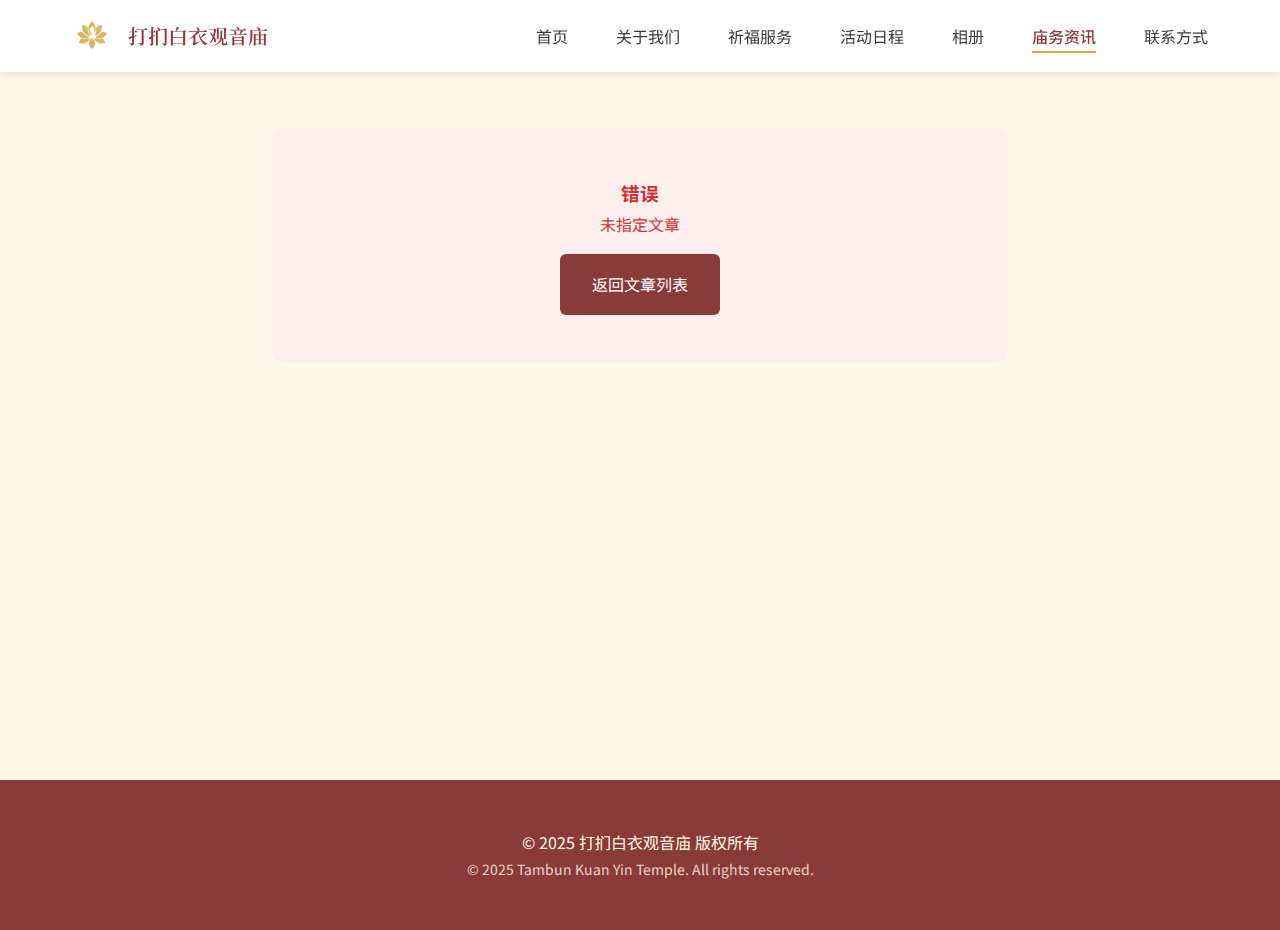
<file: blog-post.html>
<!DOCTYPE html>
<html lang="zh-CN">
<head>
    <meta charset="UTF-8">
    <meta name="viewport" content="width=device-width, initial-scale=1.0">
    <title>文章加载中... - 打扪白衣观音庙</title>
    <meta name="description" content="打扪白衣观音庙庙务资讯">
    
    <!-- Favicon -->
    <link rel="icon" type="image/x-icon" href="images/temple-logo.ico">
    <link rel="shortcut icon" type="image/x-icon" href="images/temple-logo.ico">
    
    <!-- Preconnect to Google Fonts -->
    <link rel="preconnect" href="https://fonts.googleapis.com">
    <link rel="preconnect" href="https://fonts.gstatic.com" crossorigin>
    
    <!-- Chinese fonts -->
    <link href="https://fonts.googleapis.com/css2?family=Ma+Shan+Zheng&family=Noto+Serif+SC:wght@400;600&family=Noto+Sans+SC:wght@300;400;500&display=swap" rel="stylesheet">
    
    <style>
        /* Copy root variables from index.html */
        :root {
            --temple-burgundy: #8B3A3A;
            --temple-gold: #D4AF37;
            --temple-cream: #FFF8E7;
            --deep-burgundy: #6B2C2C;
            --light-gold: #E6C757;
            --soft-gray: #F5F5F0;
            --text-primary: #3A3A3A;
            --text-secondary: #666666;
            --white: #FFFFFF;
            
            --font-brush: 'Ma Shan Zheng', cursive;
            --font-heading: 'Noto Serif SC', -apple-system, 'PingFang SC', 'Microsoft YaHei', serif;
            --font-body: 'Noto Sans SC', -apple-system, 'PingFang SC', 'Microsoft YaHei', sans-serif;
            
            --space-xs: 0.5rem;
            --space-sm: 1rem;
            --space-md: 2rem;
            --space-lg: 3rem;
            --space-xl: 5rem;
        }

        * {
            margin: 0;
            padding: 0;
            box-sizing: border-box;
        }

        body {
            font-family: var(--font-body);
            color: var(--text-primary);
            background-color: var(--temple-cream);
            line-height: 1.8;
            -webkit-font-smoothing: antialiased;
        }

        /* Navigation - matching other pages */
        .nav {
            position: fixed;
            top: 0;
            width: 100%;
            background: var(--white);
            box-shadow: 0 2px 10px rgba(0,0,0,0.1);
            z-index: 1000;
        }

        .nav-container {
            max-width: 1200px;
            margin: 0 auto;
            padding: var(--space-sm) var(--space-md);
            display: flex;
            justify-content: space-between;
            align-items: center;
        }

        .nav-logo {
            display: flex;
            align-items: center;
            text-decoration: none;
        }

        .nav-logo img {
            width: 40px;
            height: 40px;
            margin-right: var(--space-sm);
        }

        .nav-logo-text {
            font-family: var(--font-heading);
            font-size: 1.25rem;
            color: var(--temple-burgundy);
            font-weight: 600;
        }

        .nav-menu {
            display: flex;
            list-style: none;
            gap: var(--space-lg);
        }

        .nav-link {
            text-decoration: none;
            color: var(--text-primary);
            font-weight: 400;
            position: relative;
            transition: color 0.3s ease;
        }

        .nav-link::after {
            content: '';
            position: absolute;
            bottom: -5px;
            left: 0;
            width: 100%;
            height: 2px;
            background: var(--temple-gold);
            transform: scaleX(0);
            transform-origin: left;
            transition: transform 0.3s ease;
        }

        .nav-link:hover {
            color: var(--temple-burgundy);
        }

        .nav-link:hover::after,
        .nav-link.active::after {
            transform: scaleX(1);
        }
        
        .nav-link.active {
            color: var(--temple-burgundy);
            font-weight: 500;
        }

        /* Article Container */
        .article-container {
            max-width: 800px;
            margin: 0 auto;
            padding: 6rem var(--space-md) var(--space-lg);
            min-height: calc(100vh - 200px);
        }

        /* Article Header */
        .article-header {
            text-align: center;
            margin-bottom: var(--space-xl);
            padding-bottom: var(--space-lg);
            border-bottom: 1px solid rgba(139, 58, 58, 0.1);
        }

        .article-title {
            font-family: var(--font-heading);
            font-size: clamp(2rem, 5vw, 3rem);
            color: var(--temple-burgundy);
            margin-bottom: var(--space-md);
            line-height: 1.3;
        }

        .article-meta {
            display: flex;
            justify-content: center;
            gap: var(--space-lg);
            font-size: 1rem;
            color: var(--text-secondary);
            flex-wrap: wrap;
        }

        .meta-item {
            display: flex;
            align-items: center;
            gap: 0.5rem;
        }

        /* Article Content */
        .article-content {
            font-size: 1.125rem;
            line-height: 1.8;
            color: var(--text-primary);
        }

        .article-content h1,
        .article-content h2,
        .article-content h3,
        .article-content h4,
        .article-content h5,
        .article-content h6 {
            font-family: var(--font-heading);
            color: var(--temple-burgundy);
            margin: var(--space-lg) 0 var(--space-md) 0;
            line-height: 1.3;
        }

        .article-content h2 {
            font-size: 1.75rem;
        }

        .article-content h3 {
            font-size: 1.5rem;
        }

        .article-content p {
            margin-bottom: var(--space-md);
        }

        .article-content img {
            max-width: 100%;
            height: auto;
            margin: var(--space-md) 0;
            border-radius: 8px;
            box-shadow: 0 5px 20px rgba(0,0,0,0.1);
        }

        .article-content blockquote {
            margin: var(--space-md) 0;
            padding: var(--space-md);
            background: var(--soft-gray);
            border-left: 4px solid var(--temple-gold);
            font-style: italic;
        }

        .article-content ul,
        .article-content ol {
            margin-bottom: var(--space-md);
            margin-left: var(--space-lg);
        }

        .article-content li {
            margin-bottom: var(--space-xs);
        }

        .article-content a {
            color: var(--temple-burgundy);
            text-decoration: underline;
        }

        .article-content a:hover {
            color: var(--deep-burgundy);
        }

        /* Navigation Buttons */
        .post-navigation {
            margin-top: var(--space-xl);
            padding-top: var(--space-lg);
            border-top: 1px solid rgba(139, 58, 58, 0.1);
            display: flex;
            justify-content: space-between;
            gap: var(--space-md);
            flex-wrap: wrap;
        }

        .nav-btn {
            display: inline-block;
            padding: var(--space-sm) var(--space-md);
            background: var(--temple-burgundy);
            color: var(--white);
            text-decoration: none;
            border-radius: 6px;
            transition: all 0.3s ease;
        }

        .nav-btn:hover {
            background: var(--deep-burgundy);
            transform: translateY(-2px);
        }

        /* Loading State */
        .loading {
            text-align: center;
            padding: var(--space-xl);
            font-size: 1.125rem;
            color: var(--text-secondary);
        }

        /* Error State */
        .error-message {
            background: #fee;
            color: #c33;
            padding: var(--space-lg);
            border-radius: 12px;
            text-align: center;
            margin: var(--space-md) 0;
        }

        /* Footer */
        footer {
            background: var(--temple-burgundy);
            color: var(--temple-cream);
            padding: var(--space-lg) var(--space-md);
            text-align: center;
            margin-top: var(--space-xl);
        }

        /* Mobile Menu Toggle */
        .mobile-menu-toggle {
            display: none;
            background: none;
            border: none;
            cursor: pointer;
            padding: var(--space-xs);
        }

        .mobile-menu-toggle span {
            display: block;
            width: 25px;
            height: 3px;
            background: var(--temple-burgundy);
            margin: 5px 0;
            transition: all 0.3s ease;
        }

        /* Responsive Design */
        @media (max-width: 768px) {
            .nav-menu {
                display: none;
                position: absolute;
                top: 100%;
                left: 0;
                width: 100%;
                background: var(--white);
                flex-direction: column;
                padding: var(--space-md);
                box-shadow: 0 5px 20px rgba(0,0,0,0.1);
            }

            .nav-menu.active {
                display: flex;
            }

            .mobile-menu-toggle {
                display: block;
            }

            .article-container {
                padding-top: 5rem;
            }

            .article-meta {
                flex-direction: column;
                gap: var(--space-xs);
            }

            .post-navigation {
                flex-direction: column;
            }

            .nav-btn {
                width: 100%;
                text-align: center;
            }
        }
    </style>
</head>
<body>
    <!-- Navigation -->
    <nav class="nav">
        <div class="nav-container">
            <a href="index.html" class="nav-logo">
                <img src="images/temple-logo.png" alt="Logo">
                <span class="nav-logo-text">打扪白衣观音庙</span>
            </a>
            
            <ul class="nav-menu" id="navMenu">
                <li><a href="index.html" class="nav-link">首页</a></li>
                <li><a href="index.html#about" class="nav-link">关于我们</a></li>
                <li><a href="index.html#services" class="nav-link">祈福服务</a></li>
                <li><a href="index.html#events" class="nav-link">活动日程</a></li>
                <li><a href="index.html#gallery" class="nav-link">相册</a></li>
                <li><a href="blog-external.html" class="nav-link active">庙务资讯</a></li>
                <li><a href="index.html#contact" class="nav-link">联系方式</a></li>
            </ul>
            
            <button class="mobile-menu-toggle" id="mobileMenuToggle">
                <span></span>
                <span></span>
                <span></span>
            </button>
        </div>
    </nav>

    <!-- Article Container -->
    <div class="article-container">
        <div id="articleContent">
            <div class="loading">正在加载文章...</div>
        </div>
    </div>

    <!-- Footer -->
    <footer>
        <p>© 2025 打扪白衣观音庙 版权所有</p>
        <p style="font-size: 0.875rem; opacity: 0.8;">© 2025 Tambun Kuan Yin Temple. All rights reserved.</p>
    </footer>

    <script>
        // Your Blogger subdomain
        const BLOGGER_SUBDOMAIN = 'tbky';
        
        // Mobile menu toggle
        document.getElementById('mobileMenuToggle').addEventListener('click', function() {
            document.getElementById('navMenu').classList.toggle('active');
        });

        // Get post ID from URL
        function getPostIdFromUrl() {
            const params = new URLSearchParams(window.location.search);
            return params.get('id');
        }

        // Load single post callback
        window.postCallback = function(data) {
            const container = document.getElementById('articleContent');
            
            try {
                const entry = data.entry;
                
                if (!entry) {
                    showError('文章未找到');
                    return;
                }

                // Update page title
                document.title = `${entry.title.$t} - 打扪白衣观音庙`;
                
                // Parse date
                const date = new Date(entry.published.$t).toLocaleDateString('zh-CN', {
                    year: 'numeric',
                    month: 'long',
                    day: 'numeric'
                });

                // Extract author
                const author = entry.author && entry.author[0] ? entry.author[0].name.$t : '打扪白衣观音庙';

                // Get content
                const content = entry.content ? entry.content.$t : entry.summary.$t;

                // Create article HTML
                container.innerHTML = `
                    <article>
                        <header class="article-header">
                            <h1 class="article-title">${entry.title.$t}</h1>
                            <div class="article-meta">
                                <div class="meta-item">
                                    <span>📅</span>
                                    <span>${date}</span>
                                </div>
                                <div class="meta-item">
                                    <span>✍️</span>
                                    <span>${author}</span>
                                </div>
                            </div>
                        </header>
                        
                        <div class="article-content">
                            ${content}
                        </div>
                        
                        <nav class="post-navigation">
                            <a href="blog-external.html" class="nav-btn">← 返回文章列表</a>
                            <a href="${entry.link[0].href}" target="_blank" class="nav-btn">在 Blogger 查看 →</a>
                        </nav>
                    </article>
                `;

                // Process images to ensure they're responsive
                const images = container.querySelectorAll('img');
                images.forEach(img => {
                    img.style.maxWidth = '100%';
                    img.style.height = 'auto';
                });

            } catch (error) {
                console.error('Error processing post:', error);
                showError('处理文章时出错');
            }
        };

        // Load post by ID
        function loadPost(postId) {
            const container = document.getElementById('articleContent');
            
            if (!postId) {
                showError('未指定文章');
                return;
            }

            // Remove any existing script tags
            const oldScript = document.getElementById('post-jsonp');
            if (oldScript) {
                oldScript.remove();
            }
            
            // Create JSONP script tag for single post
            const script = document.createElement('script');
            script.id = 'post-jsonp';
            script.src = `https://${BLOGGER_SUBDOMAIN}.blogspot.com/feeds/posts/default/${postId}?alt=json-in-script&callback=postCallback`;
            
            // Handle script loading errors
            script.onerror = function() {
                showError('无法加载文章');
            };
            
            document.body.appendChild(script);
        }

        // Show error message
        function showError(message) {
            const container = document.getElementById('articleContent');
            container.innerHTML = `
                <div class="error-message">
                    <h3>错误</h3>
                    <p>${message}</p>
                    <p style="margin-top: 1rem;">
                        <a href="blog-external.html" class="nav-btn">返回文章列表</a>
                    </p>
                </div>
            `;
        }

        // Initialize
        document.addEventListener('DOMContentLoaded', function() {
            const postId = getPostIdFromUrl();
            loadPost(postId);
        });
    </script>
</body>
</html>
</file>
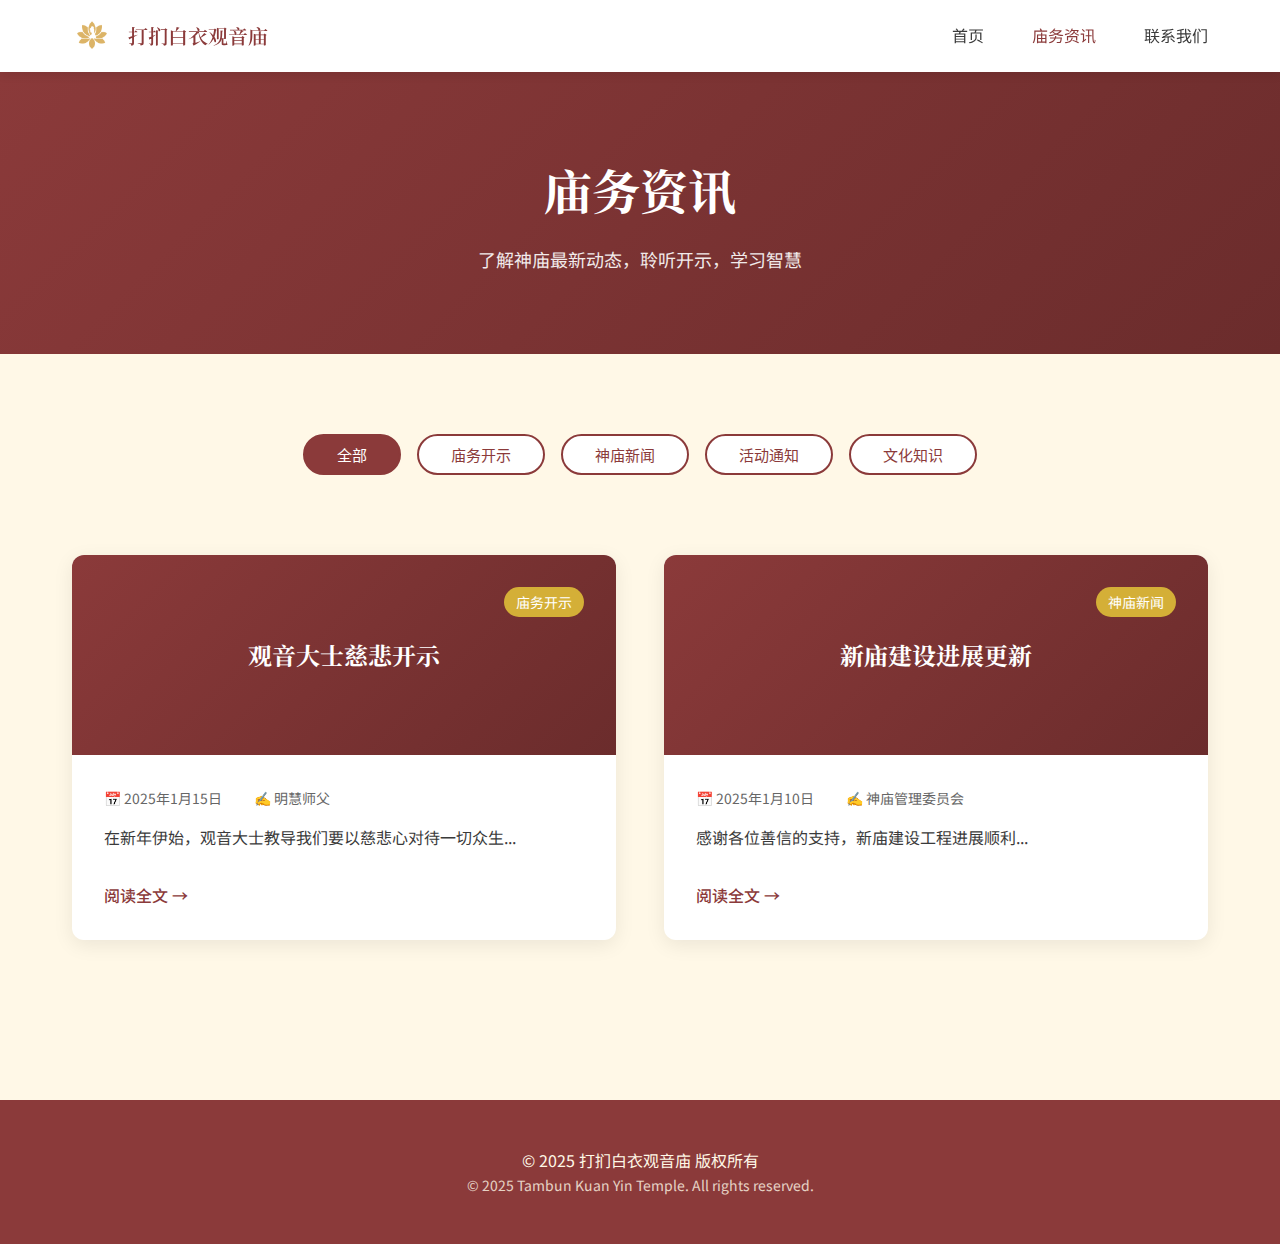
<file: blog.html>
<!DOCTYPE html>
<html lang="zh-CN">
<head>
    <meta charset="UTF-8">
    <meta name="viewport" content="width=device-width, initial-scale=1.0">
    <title>庙务资讯 - 打扪白衣观音庙</title>
    <meta name="description" content="打扪白衣观音庙庙务资讯，包括庙务开示、神庙新闻、活动通知等内容。">
    
    <!-- Favicon -->
    <link rel="icon" type="image/x-icon" href="images/temple-logo.ico">
    <link rel="shortcut icon" type="image/x-icon" href="images/temple-logo.ico">
    
    <!-- Preconnect to Google Fonts -->
    <link rel="preconnect" href="https://fonts.googleapis.com">
    <link rel="preconnect" href="https://fonts.gstatic.com" crossorigin>
    
    <!-- Chinese fonts -->
    <link href="https://fonts.googleapis.com/css2?family=Ma+Shan+Zheng&family=Noto+Serif+SC:wght@400;600&family=Noto+Sans+SC:wght@300;400;500&display=swap" rel="stylesheet">
    
    <style>
        /* Import main site variables */
        :root {
            --temple-burgundy: #8B3A3A;
            --temple-gold: #D4AF37;
            --temple-cream: #FFF8E7;
            --deep-burgundy: #6B2C2C;
            --light-gold: #E6C757;
            --soft-gray: #F5F5F0;
            --text-primary: #3A3A3A;
            --text-secondary: #666666;
            --white: #FFFFFF;
            
            --font-brush: 'Ma Shan Zheng', cursive;
            --font-heading: 'Noto Serif SC', -apple-system, 'PingFang SC', 'Microsoft YaHei', serif;
            --font-body: 'Noto Sans SC', -apple-system, 'PingFang SC', 'Microsoft YaHei', sans-serif;
            
            --space-xs: 0.5rem;
            --space-sm: 1rem;
            --space-md: 2rem;
            --space-lg: 3rem;
            --space-xl: 5rem;
        }

        * {
            margin: 0;
            padding: 0;
            box-sizing: border-box;
        }

        body {
            font-family: var(--font-body);
            color: var(--text-primary);
            background-color: var(--temple-cream);
            line-height: 1.6;
            -webkit-font-smoothing: antialiased;
        }

        /* Header */
        .header {
            background: var(--white);
            box-shadow: 0 2px 10px rgba(0,0,0,0.1);
            position: sticky;
            top: 0;
            z-index: 100;
        }

        .header-container {
            max-width: 1200px;
            margin: 0 auto;
            padding: var(--space-sm) var(--space-md);
            display: flex;
            justify-content: space-between;
            align-items: center;
        }

        .logo-link {
            display: flex;
            align-items: center;
            text-decoration: none;
            gap: var(--space-sm);
        }

        .logo-link img {
            width: 40px;
            height: 40px;
        }

        .logo-text {
            font-family: var(--font-heading);
            font-size: 1.25rem;
            color: var(--temple-burgundy);
            font-weight: 600;
        }

        .nav-links {
            display: flex;
            gap: var(--space-lg);
            list-style: none;
        }

        .nav-links a {
            text-decoration: none;
            color: var(--text-primary);
            font-weight: 400;
            transition: color 0.3s ease;
        }

        .nav-links a:hover,
        .nav-links a.active {
            color: var(--temple-burgundy);
        }

        /* Hero Section */
        .hero {
            background: linear-gradient(135deg, var(--temple-burgundy) 0%, var(--deep-burgundy) 100%);
            padding: var(--space-xl) var(--space-md);
            text-align: center;
            color: var(--white);
        }

        .hero h1 {
            font-family: var(--font-heading);
            font-size: clamp(2rem, 5vw, 3rem);
            margin-bottom: var(--space-sm);
        }

        .hero p {
            font-size: 1.125rem;
            opacity: 0.9;
        }

        /* Main Content */
        .main-content {
            max-width: 1200px;
            margin: 0 auto;
            padding: var(--space-xl) var(--space-md);
        }

        /* Category Filter */
        .category-filter {
            display: flex;
            justify-content: center;
            gap: var(--space-sm);
            margin-bottom: var(--space-xl);
            flex-wrap: wrap;
        }

        .filter-btn {
            padding: var(--space-xs) var(--space-md);
            background: var(--white);
            border: 2px solid var(--temple-burgundy);
            border-radius: 25px;
            color: var(--temple-burgundy);
            font-size: 0.9375rem;
            cursor: pointer;
            transition: all 0.3s ease;
        }

        .filter-btn:hover,
        .filter-btn.active {
            background: var(--temple-burgundy);
            color: var(--white);
        }

        /* Posts Grid */
        .posts-grid {
            display: grid;
            grid-template-columns: repeat(auto-fill, minmax(350px, 1fr));
            gap: var(--space-lg);
        }

        /* Post Card */
        .post-card {
            background: var(--white);
            border-radius: 12px;
            overflow: hidden;
            box-shadow: 0 5px 20px rgba(0,0,0,0.08);
            transition: all 0.3s ease;
            cursor: pointer;
        }

        .post-card:hover {
            transform: translateY(-5px);
            box-shadow: 0 10px 30px rgba(0,0,0,0.15);
        }

        .post-header {
            position: relative;
            height: 200px;
            background: linear-gradient(135deg, var(--temple-burgundy), var(--deep-burgundy));
            display: flex;
            align-items: center;
            justify-content: center;
            padding: var(--space-md);
        }

        .post-category {
            position: absolute;
            top: var(--space-md);
            right: var(--space-md);
            background: var(--temple-gold);
            color: var(--white);
            padding: 0.25rem 0.75rem;
            border-radius: 15px;
            font-size: 0.875rem;
        }

        .post-title {
            font-family: var(--font-heading);
            font-size: 1.5rem;
            color: var(--white);
            text-align: center;
            line-height: 1.3;
        }

        .post-body {
            padding: var(--space-md);
        }

        .post-meta {
            display: flex;
            gap: var(--space-md);
            font-size: 0.875rem;
            color: var(--text-secondary);
            margin-bottom: var(--space-sm);
        }

        .post-preview {
            color: var(--text-primary);
            line-height: 1.6;
            margin-bottom: var(--space-md);
        }

        .read-more {
            color: var(--temple-burgundy);
            text-decoration: none;
            font-weight: 500;
            display: inline-flex;
            align-items: center;
            gap: 0.5rem;
            transition: gap 0.3s ease;
        }

        .read-more:hover {
            gap: 1rem;
        }

        /* Loading State */
        .loading {
            text-align: center;
            padding: var(--space-xl);
            color: var(--text-secondary);
        }

        /* No Posts Message */
        .no-posts {
            text-align: center;
            padding: var(--space-xl);
            color: var(--text-secondary);
            font-size: 1.125rem;
        }

        /* Footer */
        footer {
            background: var(--temple-burgundy);
            color: var(--temple-cream);
            padding: var(--space-lg) var(--space-md);
            text-align: center;
            margin-top: var(--space-xl);
        }

        /* Mobile */
        @media (max-width: 768px) {
            .nav-links {
                display: none;
            }

            .posts-grid {
                grid-template-columns: 1fr;
            }

            .category-filter {
                justify-content: flex-start;
                overflow-x: auto;
                padding-bottom: var(--space-sm);
            }
        }
    </style>
</head>
<body>
    <!-- Header -->
    <header class="header">
        <div class="header-container">
            <a href="index.html" class="logo-link">
                <img src="images/temple-logo.png" alt="Logo">
                <span class="logo-text">打扪白衣观音庙</span>
            </a>
            <nav>
                <ul class="nav-links">
                    <li><a href="index.html">首页</a></li>
                    <li><a href="blog.html" class="active">庙务资讯</a></li>
                    <li><a href="index.html#contact">联系我们</a></li>
                </ul>
            </nav>
        </div>
    </header>

    <!-- Hero Section -->
    <section class="hero">
        <h1>庙务资讯</h1>
        <p>了解神庙最新动态，聆听开示，学习智慧</p>
    </section>

    <!-- Main Content -->
    <main class="main-content">
        <!-- Category Filter -->
        <div class="category-filter">
            <button class="filter-btn active" data-category="all">全部</button>
            <button class="filter-btn" data-category="庙务开示">庙务开示</button>
            <button class="filter-btn" data-category="神庙新闻">神庙新闻</button>
            <button class="filter-btn" data-category="活动通知">活动通知</button>
            <button class="filter-btn" data-category="文化知识">文化知识</button>
        </div>

        <!-- Posts Grid -->
        <div class="posts-grid" id="postsGrid">
            <div class="loading">加载中...</div>
        </div>
    </main>

    <!-- Footer -->
    <footer>
        <p>© 2025 打扪白衣观音庙 版权所有</p>
        <p style="font-size: 0.875rem; opacity: 0.8;">© 2025 Tambun Kuan Yin Temple. All rights reserved.</p>
    </footer>

    <script>
        // Load posts from JSON
        let allPosts = [];
        
        async function loadPosts() {
            try {
                const response = await fetch('posts/posts.json');
                const data = await response.json();
                allPosts = data.posts;
                displayPosts('all');
            } catch (error) {
                console.error('Error loading posts:', error);
                document.getElementById('postsGrid').innerHTML = '<div class="no-posts">暂时无法加载文章</div>';
            }
        }

        // Display posts based on category
        function displayPosts(category) {
            const postsGrid = document.getElementById('postsGrid');
            const filteredPosts = category === 'all' 
                ? allPosts 
                : allPosts.filter(post => post.category === category);

            if (filteredPosts.length === 0) {
                postsGrid.innerHTML = '<div class="no-posts">暂无相关文章</div>';
                return;
            }

            postsGrid.innerHTML = filteredPosts.map(post => `
                <article class="post-card" onclick="window.location.href='posts/${post.filename}'">
                    <div class="post-header">
                        <span class="post-category">${post.category}</span>
                        <h2 class="post-title">${post.title}</h2>
                    </div>
                    <div class="post-body">
                        <div class="post-meta">
                            <span>📅 ${formatDate(post.date)}</span>
                            <span>✍️ ${post.author}</span>
                        </div>
                        <p class="post-preview">${post.preview}</p>
                        <a href="posts/${post.filename}" class="read-more">
                            阅读全文 →
                        </a>
                    </div>
                </article>
            `).join('');
        }

        // Format date
        function formatDate(dateStr) {
            const date = new Date(dateStr);
            return `${date.getFullYear()}年${date.getMonth() + 1}月${date.getDate()}日`;
        }

        // Category filter
        document.querySelectorAll('.filter-btn').forEach(btn => {
            btn.addEventListener('click', function() {
                // Update active state
                document.querySelectorAll('.filter-btn').forEach(b => b.classList.remove('active'));
                this.classList.add('active');
                
                // Display posts
                const category = this.getAttribute('data-category');
                displayPosts(category);
            });
        });

        // Load posts on page load
        loadPosts();
    </script>
</body>
</html>
</file>
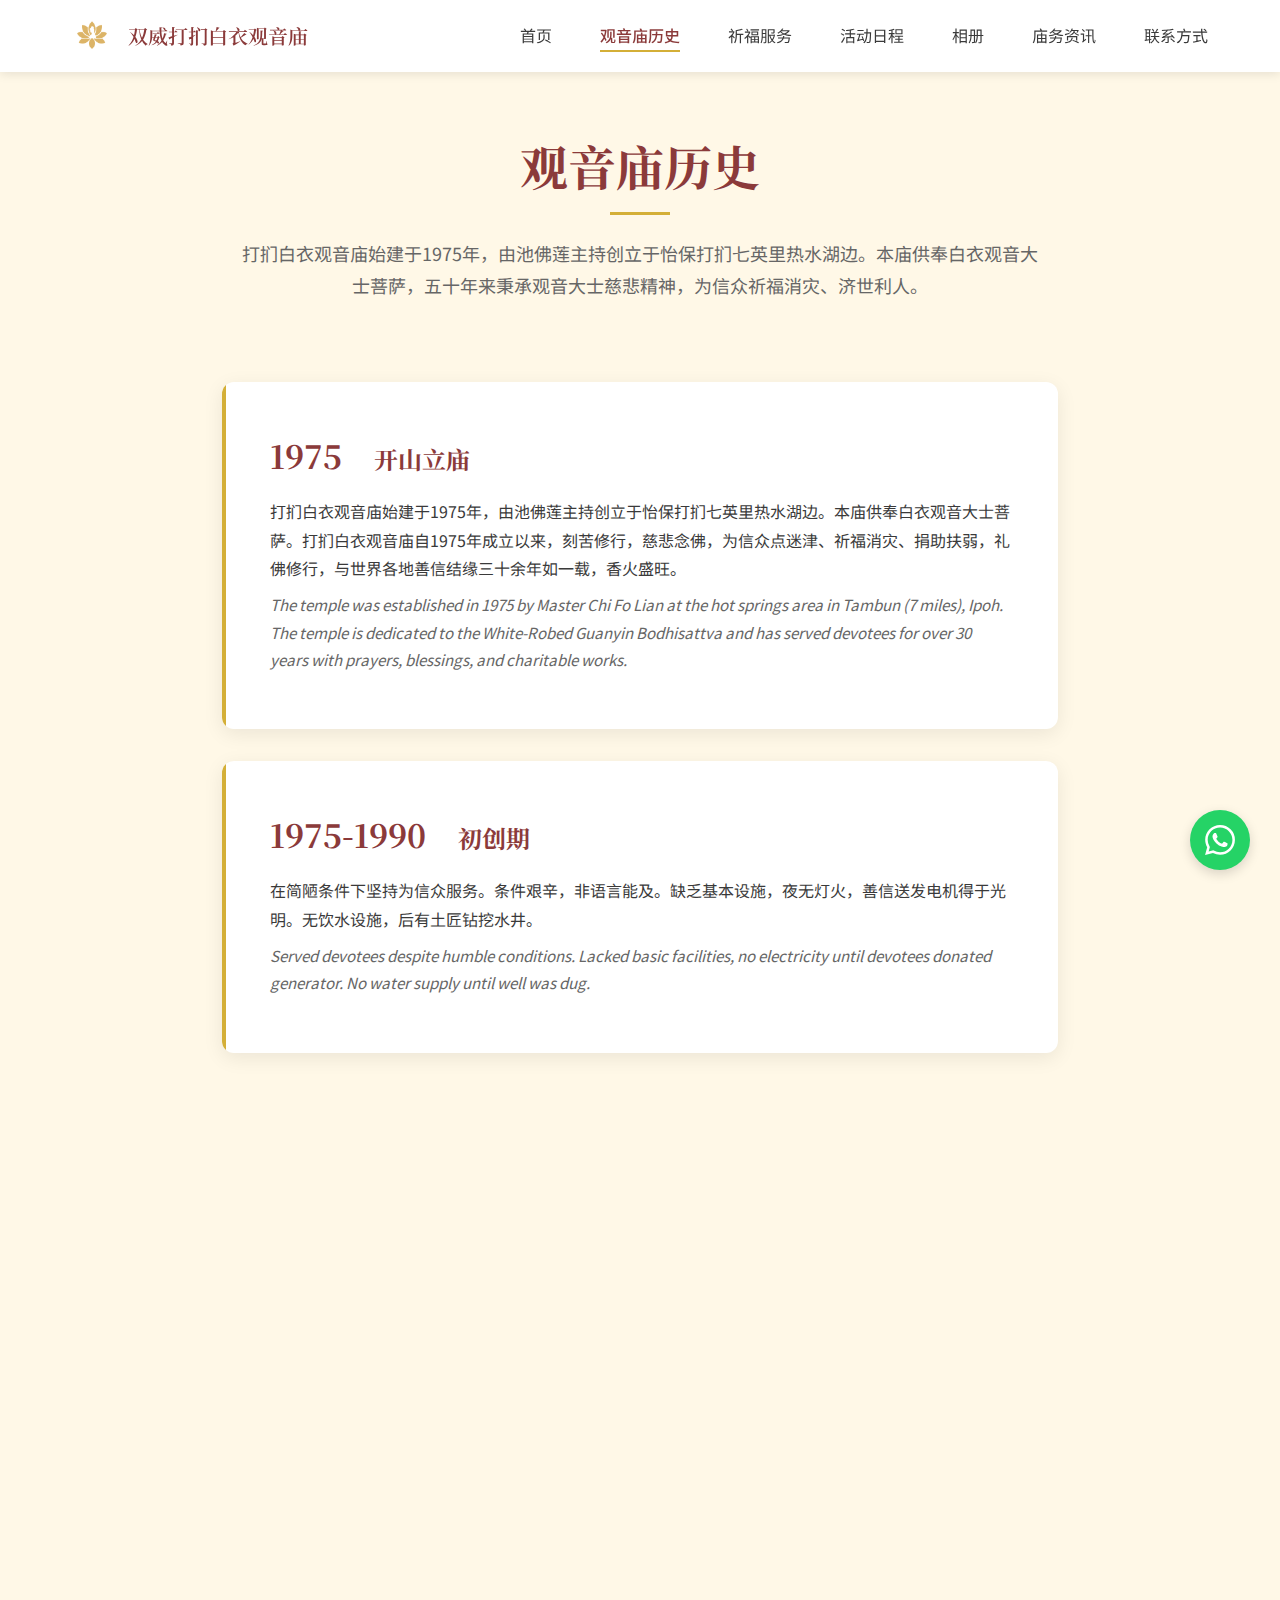
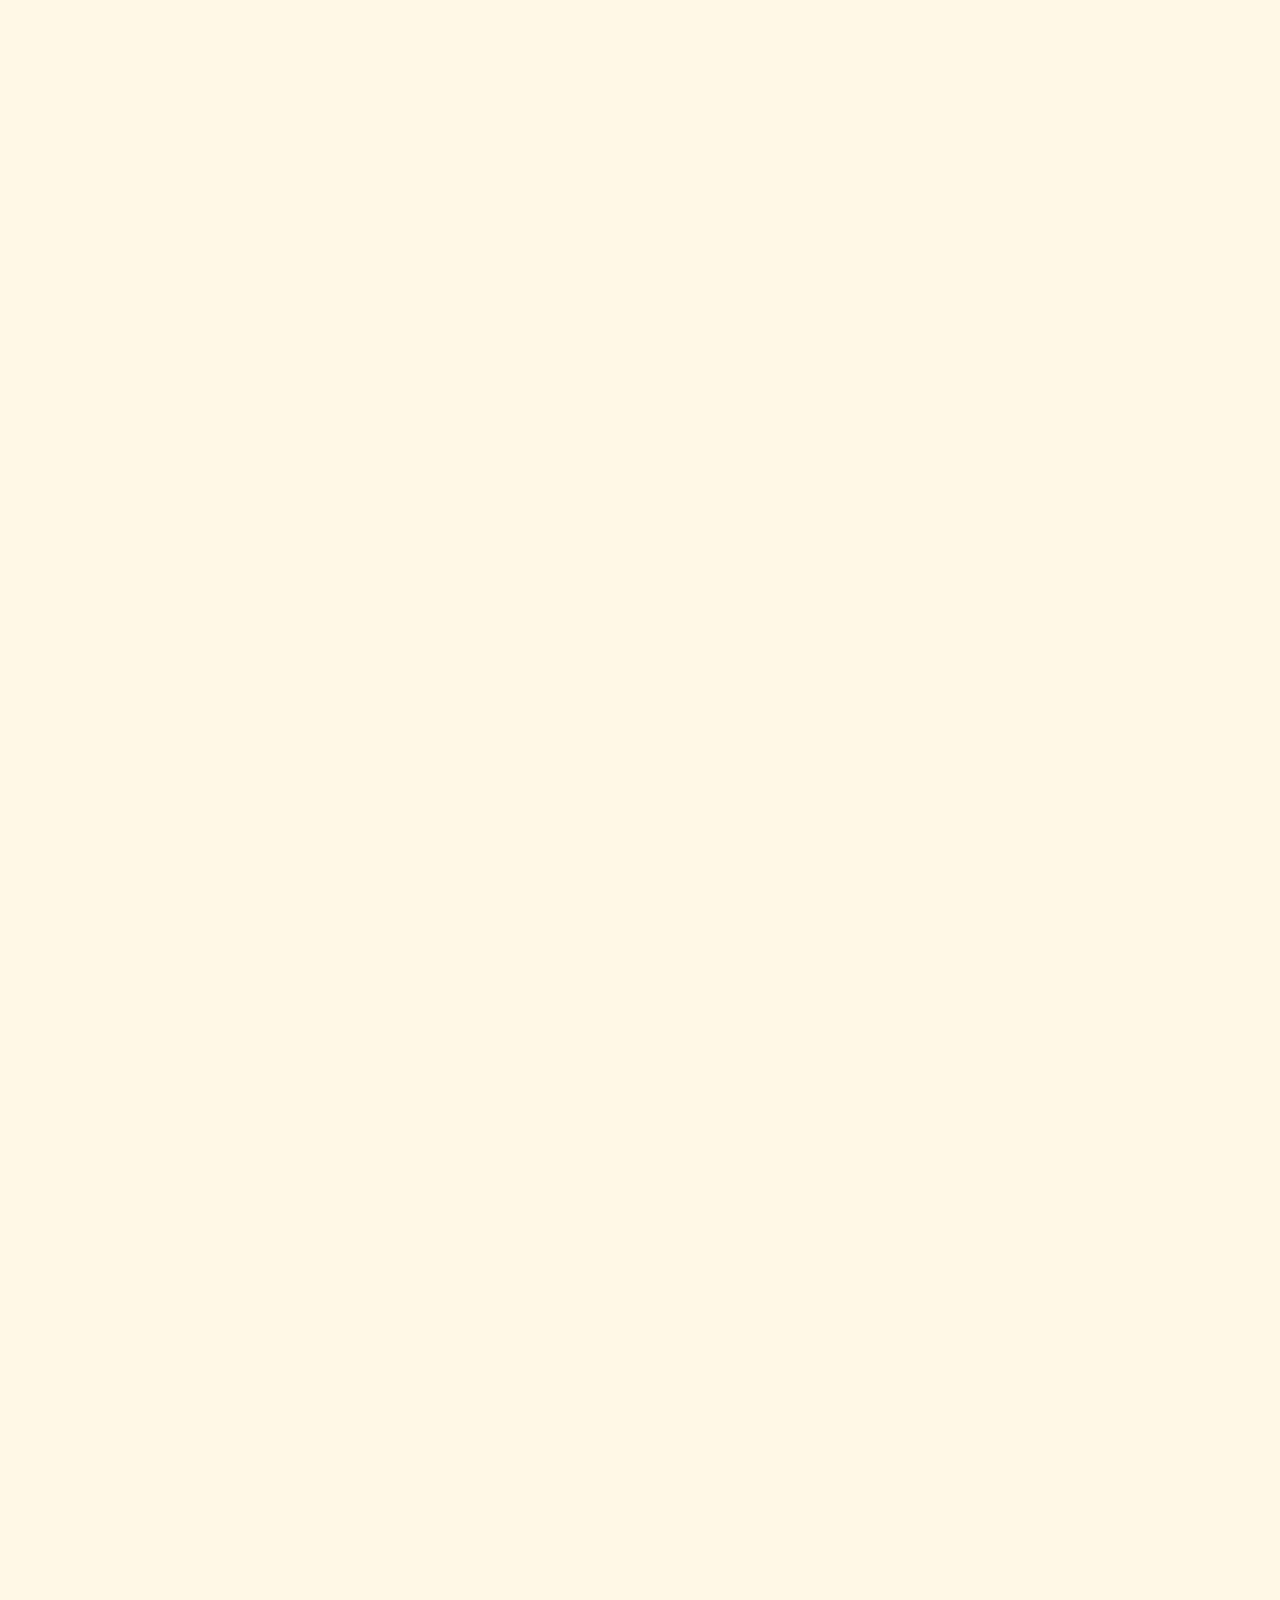
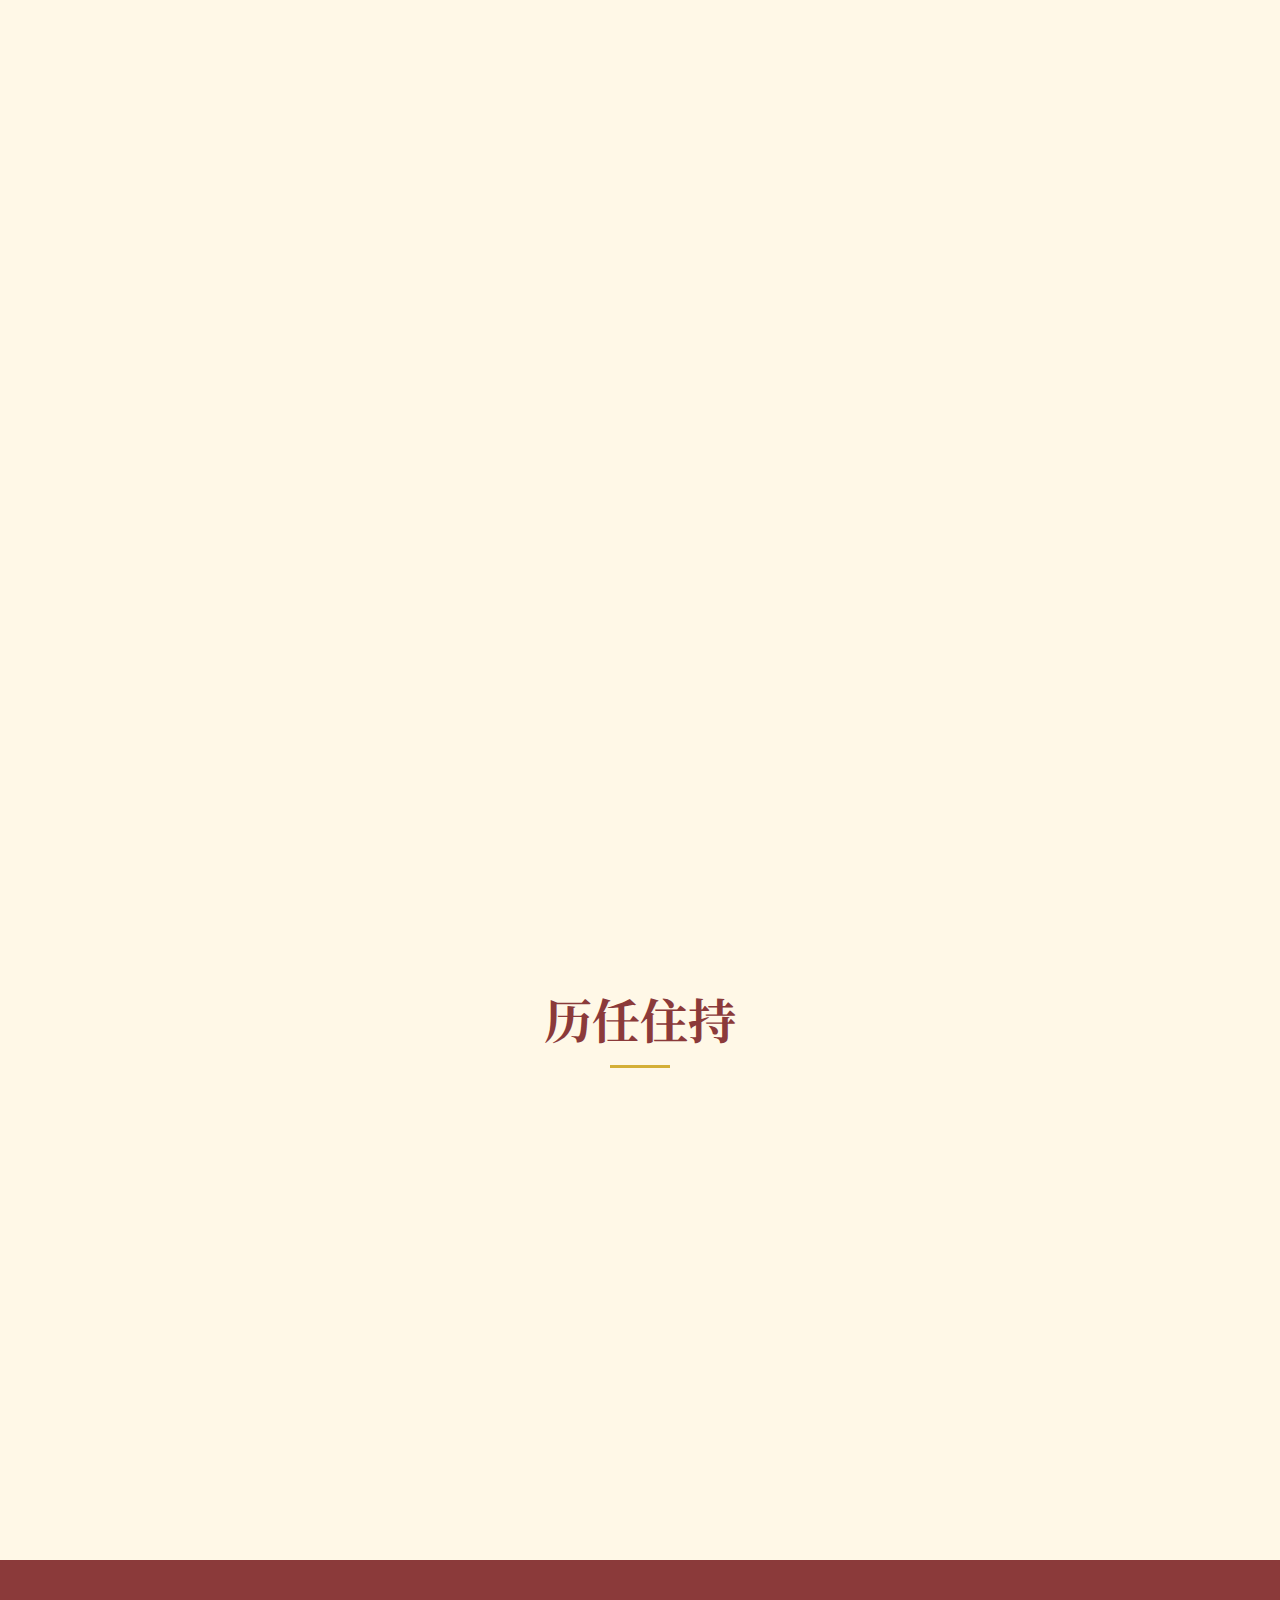
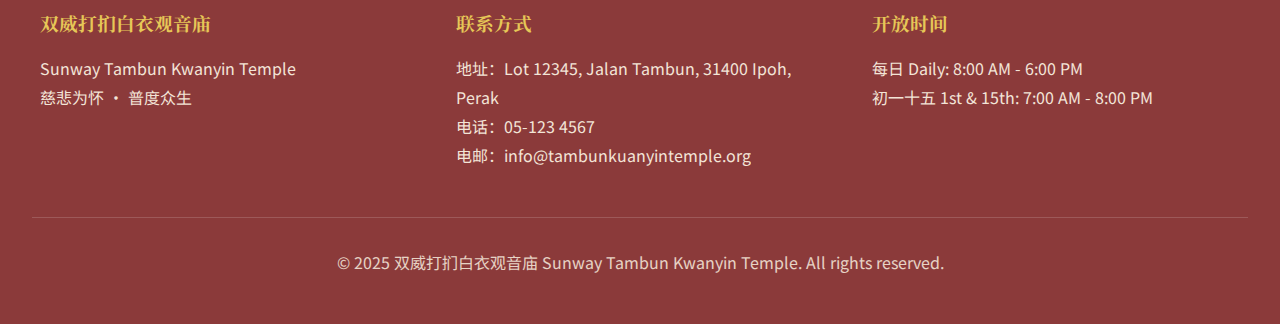
<file: history.html>
<!DOCTYPE html>
<html lang="zh-CN">
<head>
    <meta charset="UTF-8">
    <meta name="viewport" content="width=device-width, initial-scale=1.0">
    <title>观音庙历史 - 双威打扪白衣观音庙 Sunway Tambun Kwanyin Temple</title>
    <meta name="description" content="了解双威打扪白衣观音庙的历史沿革与发展">
    
    <!-- Favicon -->
    <link rel="icon" type="image/x-icon" href="images/temple-logo.ico">
    <link rel="shortcut icon" type="image/x-icon" href="images/temple-logo.ico">
    
    <!-- Preconnect to Google Fonts -->
    <link rel="preconnect" href="https://fonts.googleapis.com">
    <link rel="preconnect" href="https://fonts.gstatic.com" crossorigin>
    
    <!-- Chinese fonts -->
    <link href="https://fonts.googleapis.com/css2?family=Ma+Shan+Zheng&family=Noto+Serif+SC:wght@400;600&family=Noto+Sans+SC:wght@300;400;500&display=swap" rel="stylesheet">
    
    <!-- Common Styles -->
    <link rel="stylesheet" href="css/common.css">
    
    <!-- Page Specific Styles -->
    <style>
        /* Page Header */
        .page-header {
            text-align: center;
            padding: 8rem var(--space-md) var(--space-xl);
            background: var(--temple-cream);
        }

        .page-title {
            font-family: var(--font-heading);
            font-size: clamp(2rem, 5vw, 3rem);
            color: var(--temple-burgundy);
            margin-bottom: var(--space-sm);
            position: relative;
        }

        .page-title::after {
            content: '';
            position: absolute;
            bottom: -10px;
            left: 50%;
            transform: translateX(-50%);
            width: 60px;
            height: 3px;
            background: var(--temple-gold);
        }

        .page-subtitle {
            font-size: 1.125rem;
            color: var(--text-secondary);
            margin-top: var(--space-md);
            max-width: 800px;
            margin-left: auto;
            margin-right: auto;
            line-height: 1.8;
        }

        /* Timeline Container */
        .timeline-container {
            max-width: 900px;
            margin: 0 auto;
            padding: 0 var(--space-md) var(--space-xl);
        }

        /* Timeline Item */
        .timeline-item {
            background: var(--white);
            border-radius: 12px;
            padding: var(--space-lg);
            margin-bottom: var(--space-md);
            box-shadow: 0 5px 20px rgba(0,0,0,0.08);
            position: relative;
            overflow: hidden;
        }

        .timeline-item::before {
            content: '';
            position: absolute;
            left: 0;
            top: 0;
            bottom: 0;
            width: 4px;
            background: var(--temple-gold);
        }

        .timeline-header {
            display: flex;
            align-items: baseline;
            gap: var(--space-md);
            margin-bottom: var(--space-sm);
        }

        .timeline-year {
            font-family: var(--font-heading);
            font-size: 2rem;
            font-weight: 700;
            color: var(--temple-burgundy);
        }

        .timeline-title {
            font-family: var(--font-heading);
            font-size: 1.5rem;
            color: var(--temple-burgundy);
        }

        .timeline-content p {
            color: var(--text-primary);
            line-height: 1.8;
            margin-bottom: var(--space-xs);
        }

        .timeline-content .english-text {
            color: var(--text-secondary);
            font-style: italic;
            font-size: 0.95rem;
        }

        /* Responsive Design */
        @media (max-width: 768px) {
            .page-header {
                padding-top: 6rem;
            }

            .timeline-header {
                flex-direction: column;
                gap: var(--space-xs);
            }

            .timeline-year {
                font-size: 1.5rem;
            }

            .timeline-title {
                font-size: 1.25rem;
            }
        }
    </style>
</head>
<body>
    <!-- Navigation and Loading Screen will be inserted by components.js -->

    <!-- Page Header -->
    <div class="page-header">
        <h1 class="page-title">观音庙历史</h1>
        <p class="page-subtitle">打扪白衣观音庙始建于1975年，由池佛莲主持创立于怡保打扪七英里热水湖边。本庙供奉白衣观音大士菩萨，五十年来秉承观音大士慈悲精神，为信众祈福消灾、济世利人。</p>
    </div>
        
    <!-- Timeline -->
    <div class="timeline-container">
        <div class="timeline-item fade-in">
            <div class="timeline-header">
                <span class="timeline-year">1975</span>
                <h3 class="timeline-title">开山立庙</h3>
            </div>
            <div class="timeline-content">
                <p>打扪白衣观音庙始建于1975年，由池佛莲主持创立于怡保打扪七英里热水湖边。本庙供奉白衣观音大士菩萨。打扪白衣观音庙自1975年成立以来，刻苦修行，慈悲念佛，为信众点迷津、祈福消灾、捐助扶弱，礼佛修行，与世界各地善信结缘三十余年如一载，香火盛旺。</p>
                <p class="english-text">The temple was established in 1975 by Master Chi Fo Lian at the hot springs area in Tambun (7 miles), Ipoh. The temple is dedicated to the White-Robed Guanyin Bodhisattva and has served devotees for over 30 years with prayers, blessings, and charitable works.</p>
            </div>
        </div>
            
        <div class="timeline-item fade-in">
            <div class="timeline-header">
                <span class="timeline-year">1975-1990</span>
                <h3 class="timeline-title">初创期</h3>
            </div>
            <div class="timeline-content">
                <p>在简陋条件下坚持为信众服务。条件艰辛，非语言能及。缺乏基本设施，夜无灯火，善信送发电机得于光明。无饮水设施，后有土匠钻挖水井。</p>
                <p class="english-text">Served devotees despite humble conditions. Lacked basic facilities, no electricity until devotees donated generator. No water supply until well was dug.</p>
            </div>
        </div>
            
        <div class="timeline-item fade-in">
            <div class="timeline-header">
                <span class="timeline-year">1991</span>
                <h3 class="timeline-title">正式注册</h3>
            </div>
            <div class="timeline-content">
                <p>寺庙于1991年在社团注册法令下成为合法宗教团体。</p>
                <p class="english-text">The temple was officially registered under the Societies Act in 1991, becoming a legitimate religious organization.</p>
            </div>
        </div>
        
        <div class="timeline-item fade-in">
            <div class="timeline-header">
                <span class="timeline-year">1991-2007</span>
                <h3 class="timeline-title">申请土地期与火灾重建</h3>
            </div>
            <div class="timeline-content">
                <p>池主持与善信不遗余力，屡次申请土地建庙，均未成果。期间遭遇火灾劫难，小庙失火了，火势凶猛，当消防车到了小庙，已经只剩下废墟。池主持在废墟中拿起了丝毫无损的铜钵，一声号令，众信毫不犹豫，马上组织人员出钱、出材和出力，不到一个星期观音庙重新竖立起来。</p>
                <p class="english-text">During this period, the temple faced many challenges including unsuccessful land applications and a devastating fire. Through the dedication of Master Chi and devotees, the temple was rebuilt within a week after the fire.</p>
            </div>
        </div>
            
        <div class="timeline-item fade-in">
            <div class="timeline-header">
                <span class="timeline-year">2007年5月9日</span>
                <h3 class="timeline-title">获批永久地</h3>
            </div>
            <div class="timeline-content">
                <p>2007年5月9日，池主持收到了州政府的来函，信中确定政府拨出永久保留地2.1万平方尺在原地建庙。</p>
                <p class="english-text">On May 9, 2007, Master Chi received an official letter from the state government approving 21,000 square feet of permanent religious reserve land for the temple.</p>
            </div>
        </div>
        
        <div class="timeline-item fade-in">
            <div class="timeline-header">
                <span class="timeline-year">2007年6月</span>
                <h3 class="timeline-title">礼聘建筑师</h3>
            </div>
            <div class="timeline-content">
                <p>2007年6月中，池主持与理事前往中国，礼聘中国浙江省考古协会、中国古建筑专家、中国建筑学会史学会学术委员黄大树先生为顾问，设计清朝初期南方建筑设计的白衣观音庙。</p>
                <p class="english-text">In June 2007, Master Chi and committee members traveled to China to engage Mr. Huang Dashu, an expert in ancient Chinese architecture from Zhejiang Province, to design the temple in early Qing Dynasty southern architectural style.</p>
            </div>
        </div>
        
        <div class="timeline-item fade-in">
            <div class="timeline-header">
                <span class="timeline-year">2011年12月18日</span>
                <h3 class="timeline-title">动土仪式</h3>
            </div>
            <div class="timeline-content">
                <p>2011年12月18日，乃本庙历史性的一天，荣幸的恭请我国第二财长拿督斯里胡斯尼，前来为本庙主持动土仪式。</p>
                <p class="english-text">December 18, 2011 marked a historic day when Malaysia's Second Finance Minister Dato' Seri Ahmad Husni officiated the groundbreaking ceremony.</p>
            </div>
        </div>
            
        <div class="timeline-item fade-in">
            <div class="timeline-header">
                <span class="timeline-year">2015年9月26日</span>
                <h3 class="timeline-title">四十周年庆</h3>
            </div>
            <div class="timeline-content">
                <p>2015年9月26日（星期六）农历八月初八，在本庙举办四十周年纪念庆典，同时为新庙建设筹募基金。</p>
                <p class="english-text">40th anniversary celebration held on September 26, 2015, combined with fundraising for new temple construction.</p>
            </div>
        </div>
            
        <div class="timeline-item fade-in">
            <div class="timeline-header">
                <span class="timeline-year">2016</span>
                <h3 class="timeline-title">正式施工</h3>
            </div>
            <div class="timeline-content">
                <p>在2016年施展建造新庙堂的工程。新庙堂由中国浙江临海古建筑工程公司设计，采用中国唐代传统建筑风格，并融合本土犍陀罗文化元素。新庙工程涵盖3栋建筑，即一栋主殿、一栋副殿和一栋厕所。</p>
                <p class="english-text">Actual construction began in 2016. The new temple is designed by Zhejiang Linhai Ancient Architecture Company, featuring Tang Dynasty architectural style combined with local Gandhara cultural elements. The project includes 3 buildings: main hall, secondary hall, and facilities.</p>
            </div>
        </div>
        
        <div class="timeline-item fade-in">
            <div class="timeline-header">
                <span class="timeline-year">2016-2025</span>
                <h3 class="timeline-title">建设进展</h3>
            </div>
            <div class="timeline-content">
                <p>目前副殿和厕所的建筑已竣工，主殿的工程因遭遇疫情及经费问题而受耽搁，至今仍在施工中。B座（副殿）与C座（厕所）已完成，A座（主殿）建设中。</p>
                <p class="english-text">Building B (Secondary Hall) and Building C (Facilities) have been completed. Building A (Main Hall) is still under construction due to pandemic and funding challenges.</p>
            </div>
        </div>
            
        <div class="timeline-item fade-in">
            <div class="timeline-header">
                <span class="timeline-year">2025</span>
                <h3 class="timeline-title">五十周年与观音圣像计划</h3>
            </div>
            <div class="timeline-content">
                <p>该庙成立于1975年，距今已有50年历史。目前正在设计独特的观音圣像，将由中国山西大学雕塑系主任彭景跃教授打造。</p>
                <p class="english-text">The temple celebrates its 50th anniversary in 2025. Currently designing a unique Guanyin statue to be created by Professor Peng Jingyue from Shanxi University's Sculpture Department.</p>
            </div>
        </div>
    </div>
    
    <!-- Abbot Section -->
    <div class="timeline-container" style="margin-top: var(--space-xl);">
        <h2 class="section-title" style="margin-bottom: var(--space-lg);">历任住持</h2>
        <div class="timeline-item fade-in">
            <div class="timeline-header">
                <span class="timeline-year">1975-现今</span>
                <h3 class="timeline-title">池佛莲主持</h3>
            </div>
            <div class="timeline-content">
                <p>创庙住持，带领寺庙走过50年风雨，见证了寺庙从简陋小庙发展成为今日规模的全过程。</p>
                <p class="english-text">Founding abbot who has led the temple through 50 years, witnessing its transformation from a humble shrine to today's temple complex.</p>
            </div>
        </div>
    </div>

    <!-- Footer will be inserted by components.js -->

    <!-- Load Component Scripts -->
    <script src="js/components.js"></script>
    <script src="js/common.js"></script>
</body>
</html>
</file>
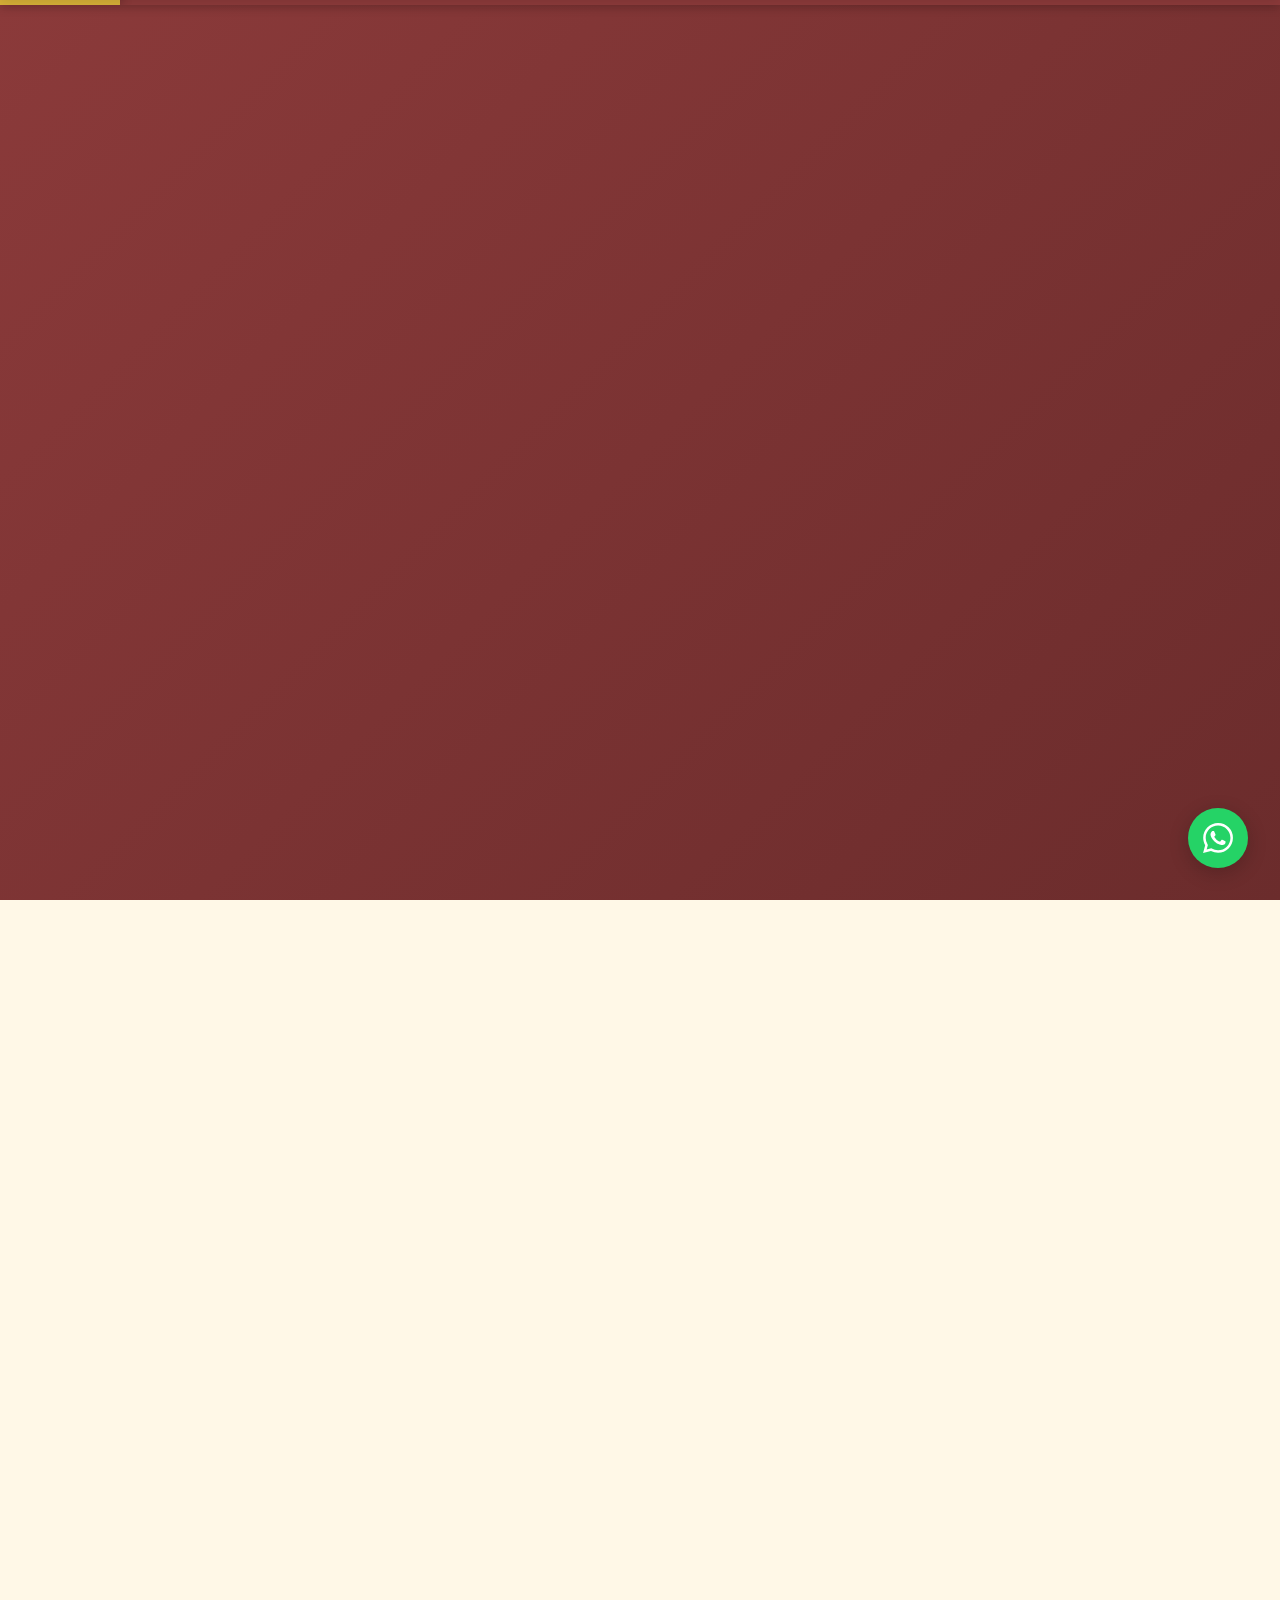
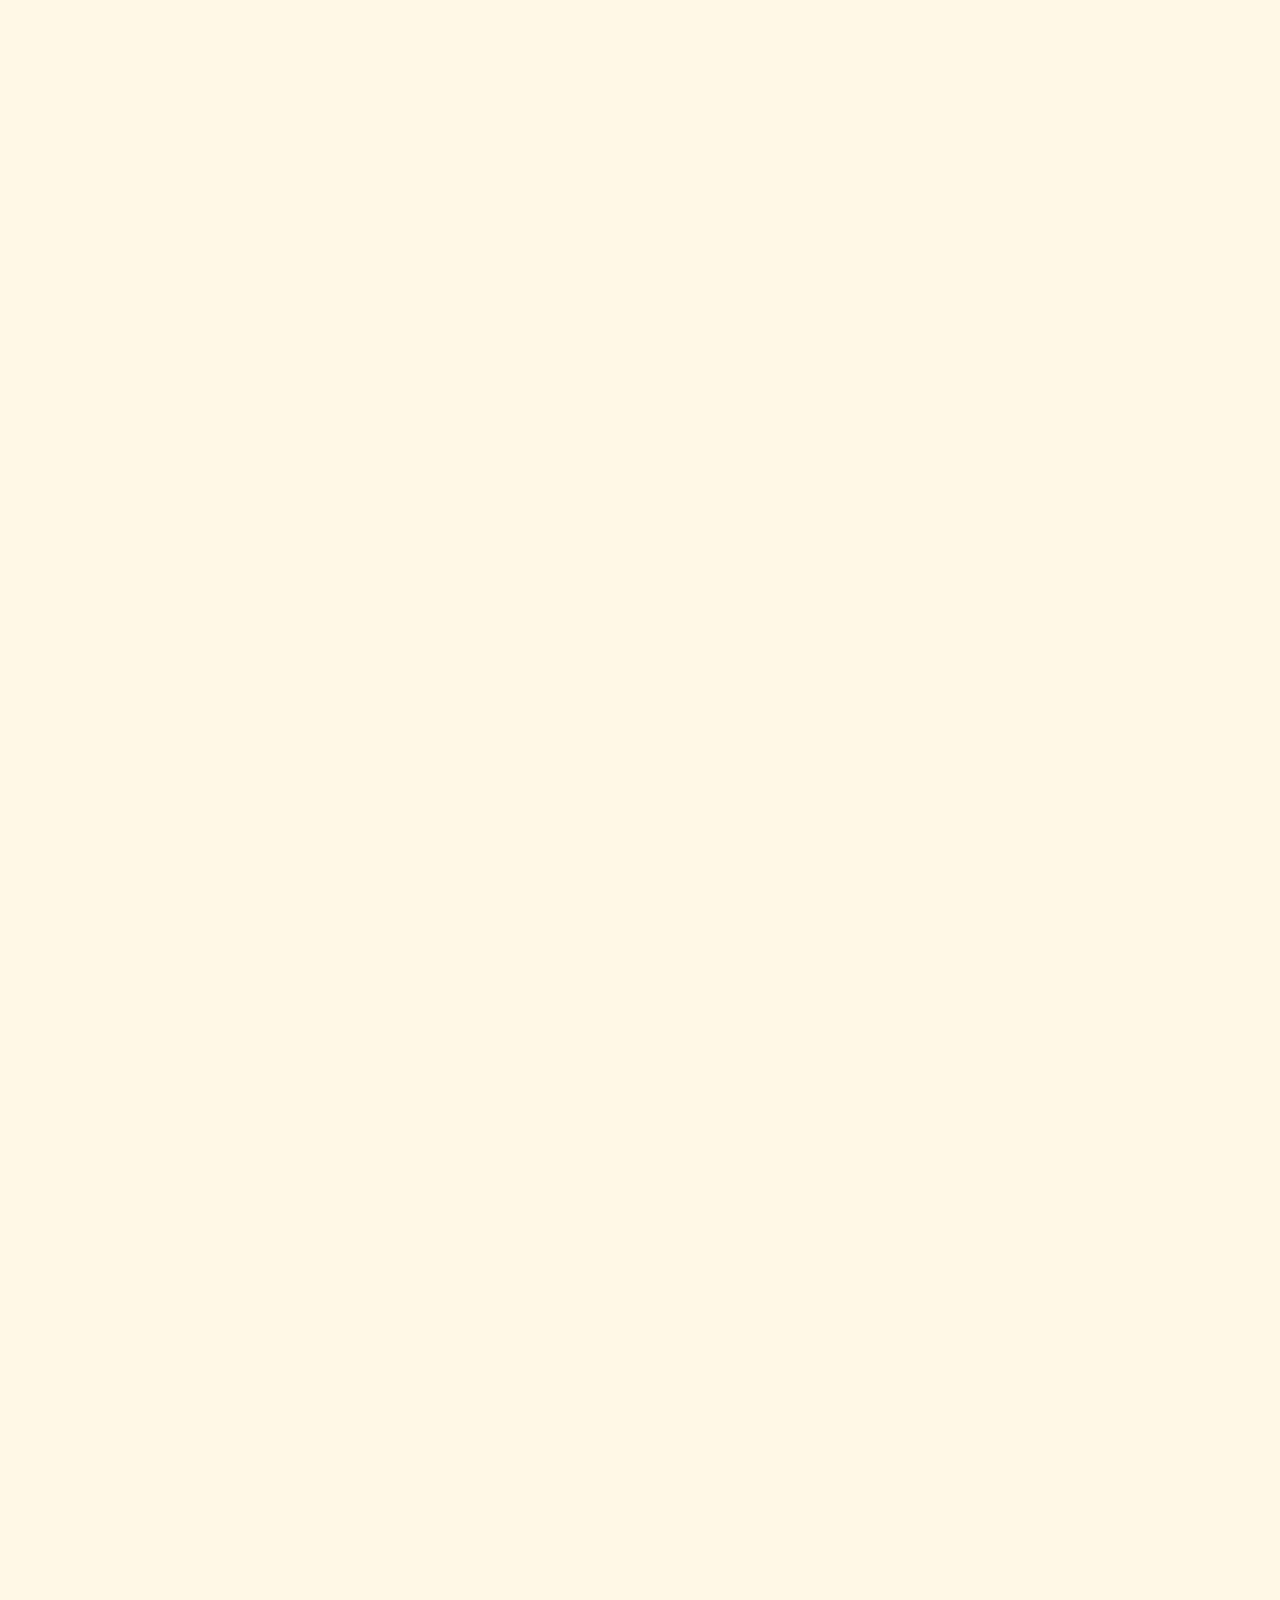
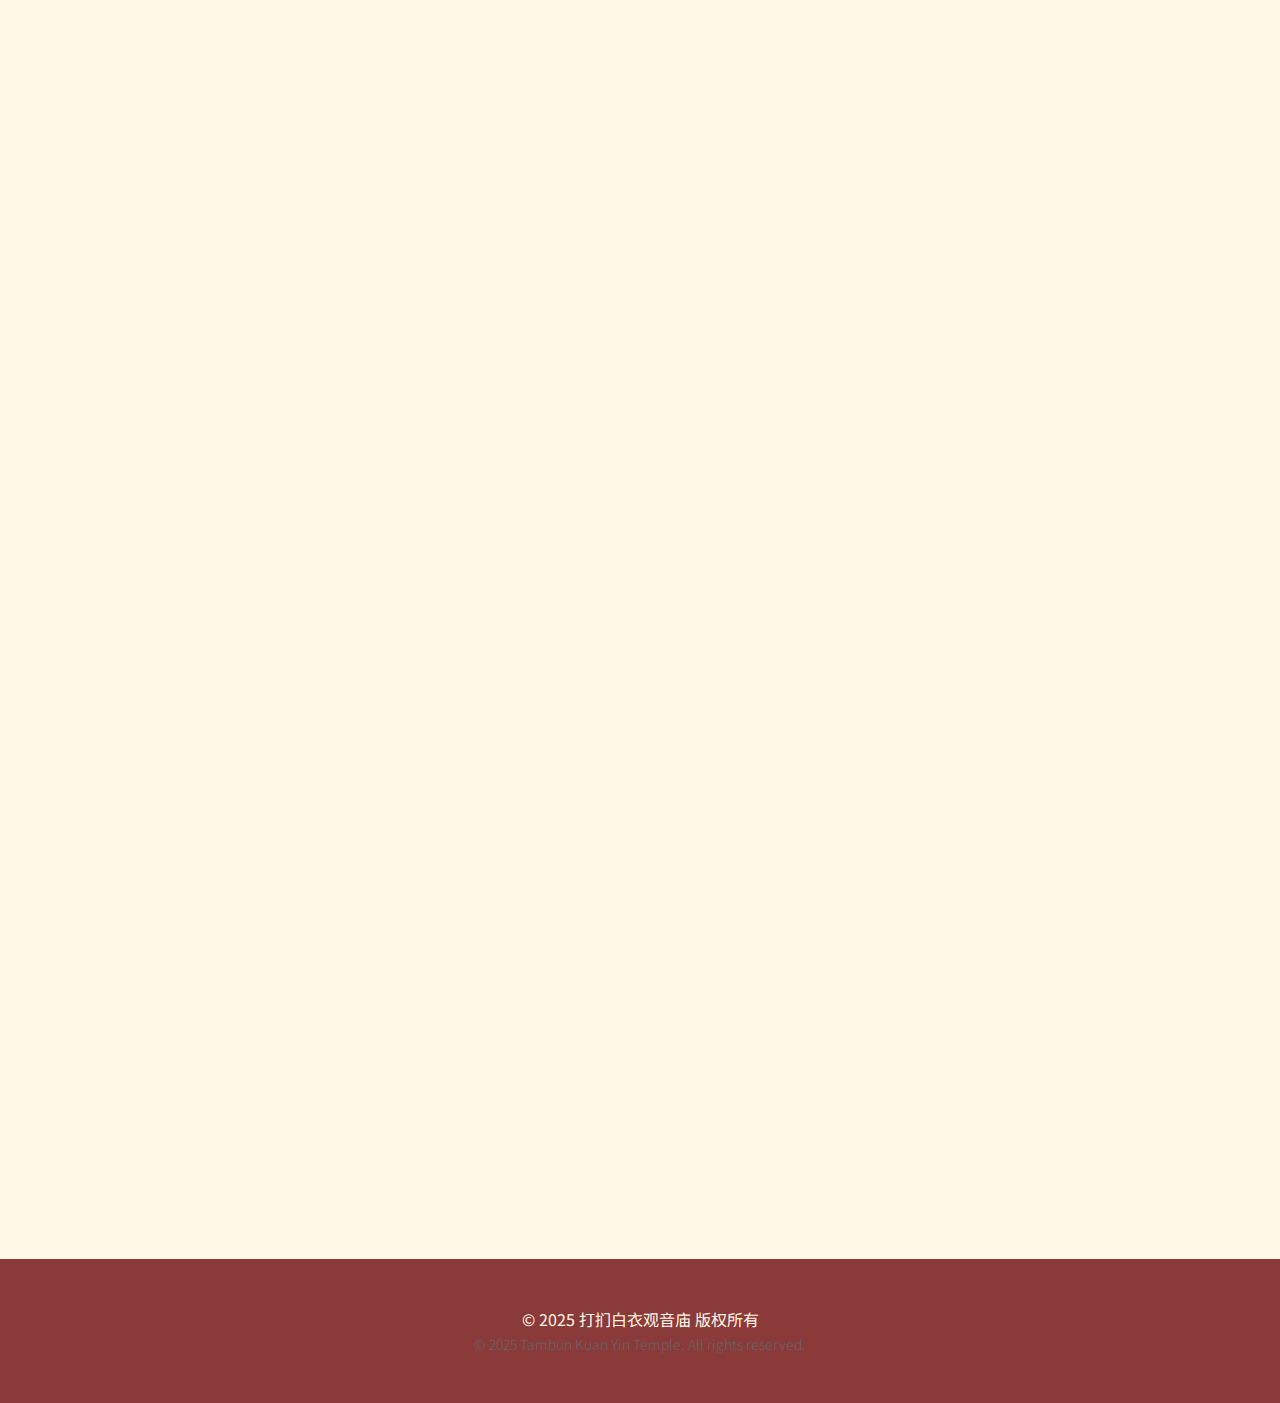
<file: index-v2.html>
<!DOCTYPE html>
<html lang="zh-CN">
<head>
    <meta charset="UTF-8">
    <meta name="viewport" content="width=device-width, initial-scale=1.0">
    <title>打扪白衣观音庙 - 怡保神庙</title>
    <meta name="description" content="打扪白衣观音庙始建于1975年，位于马来西亚怡保，是当地重要的神庙。">
    
    <!-- Favicon -->
    <link rel="icon" type="image/x-icon" href="images/temple-logo.ico">
    <link rel="shortcut icon" type="image/x-icon" href="images/temple-logo.ico">
    
    <!-- Preconnect to Google Fonts for faster loading -->
    <link rel="preconnect" href="https://fonts.googleapis.com">
    <link rel="preconnect" href="https://fonts.gstatic.com" crossorigin>
    
    <!-- Chinese fonts that work on ALL browsers including iOS Safari -->
    <link href="https://fonts.googleapis.com/css2?family=Ma+Shan+Zheng&family=Noto+Serif+SC:wght@400;600&family=Noto+Sans+SC:wght@300;400;500&display=swap" rel="stylesheet">
    
    <style>
        /* CSS Variables */
        :root {
            --temple-burgundy: #8B3A3A;
            --temple-gold: #D4AF37;
            --temple-cream: #FFF8E7;
            --deep-burgundy: #6B2C2C;
            --light-gold: #E6C757;
            --soft-gray: #F5F5F0;
            --text-primary: #3A3A3A;
            --text-secondary: #666666;
            --white: #FFFFFF;
            
            /* Safe Chinese fonts with fallbacks */
            --font-brush: 'Ma Shan Zheng', cursive;
            --font-heading: 'Noto Serif SC', -apple-system, 'PingFang SC', 'Microsoft YaHei', serif;
            --font-body: 'Noto Sans SC', -apple-system, 'PingFang SC', 'Microsoft YaHei', sans-serif;
            
            /* Spacing */
            --space-xs: 0.5rem;
            --space-sm: 1rem;
            --space-md: 2rem;
            --space-lg: 3rem;
            --space-xl: 5rem;
        }

        /* Reset */
        * {
            margin: 0;
            padding: 0;
            box-sizing: border-box;
        }

        /* Smooth scrolling */
        html {
            scroll-behavior: smooth;
            font-size: 16px;
        }

        body {
            font-family: var(--font-body);
            color: var(--text-primary);
            background-color: var(--temple-cream);
            line-height: 1.6;
            overflow-x: hidden;
            -webkit-font-smoothing: antialiased;
            -moz-osx-font-smoothing: grayscale;
            text-rendering: optimizeLegibility;
        }

        /* Loading Screen */
        .loading-screen {
            position: fixed;
            top: 0;
            left: 0;
            width: 100%;
            height: 100%;
            background: var(--temple-cream);
            display: flex;
            align-items: center;
            justify-content: center;
            z-index: 9999;
            transition: opacity 0.5s ease;
        }

        .loading-screen.hidden {
            opacity: 0;
            pointer-events: none;
        }

        /* Hero Section */
        .hero {
            height: 100vh;
            background: linear-gradient(135deg, var(--temple-burgundy) 0%, var(--deep-burgundy) 100%);
            display: flex;
            flex-direction: column;
            align-items: center;
            justify-content: center;
            position: relative;
            overflow: hidden;
        }

        /* Logo Animation */
        .logo-wrapper {
            opacity: 0;
            animation: logoReveal 2s ease-out forwards;
            position: relative;
            padding: 30px;
        }

        .logo-wrapper::before {
            content: '';
            position: absolute;
            top: 50%;
            left: 50%;
            transform: translate(-50%, -50%) scale(0.8);
            width: 220px;
            height: 220px;
            background: radial-gradient(circle, rgba(255,255,255,0.9) 0%, rgba(255,255,255,0.6) 40%, rgba(255,255,255,0) 70%);
            z-index: -1;
            animation: glowPulse 3s ease-in-out infinite;
        }

        .temple-logo {
            width: 180px;
            height: 180px;
            object-fit: contain;
            filter: drop-shadow(0 10px 30px rgba(0,0,0,0.3));
            position: relative;
            z-index: 1;
            animation: logoFloat 4s ease-in-out infinite;
        }

        @keyframes logoReveal {
            0% {
                opacity: 0;
                transform: scale(0.5) rotate(-10deg);
            }
            50% {
                transform: scale(1.05) rotate(2deg);
            }
            100% {
                opacity: 1;
                transform: scale(1) rotate(0deg);
            }
        }

        @keyframes glowPulse {
            0%, 100% {
                transform: translate(-50%, -50%) scale(0.9);
                opacity: 0.8;
            }
            50% {
                transform: translate(-50%, -50%) scale(1.1);
                opacity: 1;
            }
        }

        @keyframes logoFloat {
            0%, 100% {
                transform: translateY(0);
            }
            50% {
                transform: translateY(-10px);
            }
        }

        /* Temple Name with Brush Font */
        .temple-name {
            font-family: var(--font-brush);
            font-size: clamp(2.5rem, 6vw, 4rem);
            color: var(--temple-gold);
            margin-top: var(--space-md);
            text-align: center;
            opacity: 0;
            animation: brushStroke 2s ease-out 0.8s forwards;
            font-weight: 400;
            -webkit-font-smoothing: antialiased;
        }

        @keyframes brushStroke {
            0% {
                opacity: 0;
                transform: translateY(20px) scaleX(0.8);
                filter: blur(10px);
            }
            50% {
                opacity: 0.8;
                transform: translateY(10px) scaleX(1.05);
                filter: blur(2px);
            }
            100% {
                opacity: 1;
                transform: translateY(0) scaleX(1);
                filter: blur(0);
            }
        }

        /* English subtitle */
        .temple-subtitle {
            font-family: var(--font-body);
            font-size: 1rem;
            color: var(--temple-cream);
            opacity: 0;
            animation: fadeInSlide 1s ease-out 1.5s forwards;
            font-weight: 300;
        }

        /* Scroll Indicator */
        .scroll-indicator {
            position: absolute;
            bottom: var(--space-lg);
            opacity: 0;
            animation: fadeInUp 1s ease-out 2s forwards;
        }

        .scroll-indicator::after {
            content: '向下滚动';
            display: block;
            font-size: 0.875rem;
            color: var(--temple-gold);
            margin-top: var(--space-xs);
        }

        .scroll-mouse {
            width: 25px;
            height: 40px;
            border: 2px solid var(--temple-gold);
            border-radius: 15px;
            position: relative;
            margin: 0 auto;
        }

        .scroll-mouse::before {
            content: '';
            position: absolute;
            top: 8px;
            left: 50%;
            width: 3px;
            height: 8px;
            background: var(--temple-gold);
            border-radius: 2px;
            transform: translateX(-50%);
            animation: scrollAnimation 2s infinite;
        }

        @keyframes fadeInSlide {
            to {
                opacity: 1;
                transform: translateY(0);
            }
        }

        @keyframes fadeInUp {
            from {
                opacity: 0;
                transform: translateY(20px);
            }
            to {
                opacity: 1;
                transform: translateY(0);
            }
        }

        @keyframes scrollAnimation {
            0%, 100% { transform: translateX(-50%) translateY(0); opacity: 1; }
            50% { transform: translateX(-50%) translateY(10px); opacity: 0; }
        }

        /* Navigation */
        .nav {
            position: fixed;
            top: 0;
            width: 100%;
            background: var(--white);
            box-shadow: 0 2px 10px rgba(0,0,0,0.1);
            z-index: 1000;
            transform: translateY(-100%);
            transition: transform 0.3s ease;
        }

        .nav.visible {
            transform: translateY(0);
        }

        .nav-container {
            max-width: 1200px;
            margin: 0 auto;
            padding: var(--space-sm) var(--space-md);
            display: flex;
            justify-content: space-between;
            align-items: center;
        }

        .nav-logo {
            display: flex;
            align-items: center;
            text-decoration: none;
        }

        .nav-logo img {
            width: 40px;
            height: 40px;
            margin-right: var(--space-sm);
        }

        .nav-logo-text {
            font-family: var(--font-heading);
            font-size: 1.25rem;
            color: var(--temple-burgundy);
            font-weight: 600;
        }

        .nav-menu {
            display: flex;
            list-style: none;
            gap: var(--space-lg);
        }

        .nav-link {
            text-decoration: none;
            color: var(--text-primary);
            font-weight: 400;
            position: relative;
            transition: color 0.3s ease;
        }

        .nav-link::after {
            content: '';
            position: absolute;
            bottom: -5px;
            left: 0;
            width: 100%;
            height: 2px;
            background: var(--temple-gold);
            transform: scaleX(0);
            transform-origin: left;
            transition: transform 0.3s ease;
        }

        .nav-link:hover {
            color: var(--temple-burgundy);
        }

        .nav-link:hover::after {
            transform: scaleX(1);
        }

        /* Mobile Menu Toggle */
        .mobile-menu-toggle {
            display: none;
            background: none;
            border: none;
            cursor: pointer;
            padding: var(--space-xs);
        }

        .mobile-menu-toggle span {
            display: block;
            width: 25px;
            height: 3px;
            background: var(--temple-burgundy);
            margin: 5px 0;
            transition: all 0.3s ease;
        }

        /* Main Content Sections */
        .section {
            padding: var(--space-xl) var(--space-md);
            max-width: 1200px;
            margin: 0 auto;
        }

        .section-title {
            font-family: var(--font-heading);
            font-size: clamp(2rem, 4vw, 3rem);
            color: var(--temple-burgundy);
            text-align: center;
            margin-bottom: var(--space-lg);
            position: relative;
        }

        .section-title::after {
            content: '';
            position: absolute;
            bottom: -10px;
            left: 50%;
            transform: translateX(-50%);
            width: 60px;
            height: 3px;
            background: var(--temple-gold);
        }

        /* About Section */
        .about-content {
            display: grid;
            grid-template-columns: 1fr 1fr;
            gap: var(--space-xl);
            align-items: center;
        }

        .about-text {
            font-size: 1.125rem;
            line-height: 1.8;
        }

        .about-text p {
            margin-bottom: var(--space-md);
        }

        .about-image {
            border-radius: 12px;
            overflow: hidden;
            box-shadow: 0 10px 30px rgba(0,0,0,0.1);
        }

        .about-image img {
            width: 100%;
            height: auto;
            display: block;
        }

        /* Services Grid */
        .services-grid {
            display: grid;
            grid-template-columns: repeat(4, 1fr);
            gap: var(--space-lg);
            margin-top: var(--space-xl);
        }

        /* Medium screens - 2 columns */
        @media (max-width: 1024px) {
            .services-grid {
                grid-template-columns: repeat(2, 1fr);
            }
        }

        .service-card {
            background: var(--white);
            padding: var(--space-md) var(--space-sm);
            border-radius: 12px;
            text-align: center;
            box-shadow: 0 5px 20px rgba(0,0,0,0.08);
            transition: all 0.3s ease;
            cursor: pointer;
        }

        .service-card:hover {
            transform: translateY(-5px);
            box-shadow: 0 10px 30px rgba(0,0,0,0.15);
        }

        .service-icon {
            font-size: 2.5rem;
            margin-bottom: var(--space-sm);
        }

        .service-title {
            font-family: var(--font-heading);
            font-size: 1.25rem;
            color: var(--temple-burgundy);
            margin-bottom: var(--space-xs);
        }

        /* Events Section */
        .events-container {
            background: var(--white);
            padding: var(--space-lg);
            border-radius: 12px;
            box-shadow: 0 5px 20px rgba(0,0,0,0.08);
        }

        .event-item {
            padding: var(--space-md);
            border-bottom: 1px solid var(--soft-gray);
            display: flex;
            align-items: center;
            gap: var(--space-md);
        }

        .event-item:last-child {
            border-bottom: none;
        }

        .event-date {
            background: var(--temple-burgundy);
            color: var(--white);
            padding: var(--space-sm);
            border-radius: 8px;
            text-align: center;
            min-width: 80px;
        }

        .event-date-day {
            font-size: 1.5rem;
            font-weight: 600;
        }

        .event-date-month {
            font-size: 0.875rem;
        }

        .event-details h3 {
            font-family: var(--font-heading);
            color: var(--temple-burgundy);
            margin-bottom: var(--space-xs);
        }

        /* Contact Section */
        .contact-container {
            display: grid;
            grid-template-columns: 1fr 1fr;
            gap: var(--space-xl);
        }

        .contact-info {
            background: var(--white);
            padding: var(--space-lg);
            border-radius: 12px;
            box-shadow: 0 5px 20px rgba(0,0,0,0.08);
        }

        .contact-item {
            display: flex;
            align-items: center;
            gap: var(--space-md);
            margin-bottom: var(--space-md);
        }

        .contact-icon {
            width: 40px;
            height: 40px;
            background: var(--soft-gray);
            border-radius: 50%;
            display: flex;
            align-items: center;
            justify-content: center;
            color: var(--temple-burgundy);
        }

        /* Map */
        .map-container {
            border-radius: 12px;
            overflow: hidden;
            box-shadow: 0 5px 20px rgba(0,0,0,0.08);
            height: 400px;
            position: relative;
        }

        .map-container iframe {
            width: 100%;
            height: 100%;
            border: 0;
        }

        /* Footer */
        footer {
            background: var(--temple-burgundy);
            color: var(--temple-cream);
            padding: var(--space-lg) var(--space-md);
            text-align: center;
        }

        .footer-content {
            max-width: 1200px;
            margin: 0 auto;
        }

        /* WhatsApp Button */
        .whatsapp-button {
            position: fixed;
            bottom: var(--space-md);
            right: var(--space-md);
            width: 60px;
            height: 60px;
            background: #25D366;
            border-radius: 50%;
            display: flex;
            align-items: center;
            justify-content: center;
            box-shadow: 0 5px 20px rgba(0,0,0,0.2);
            text-decoration: none;
            transition: all 0.3s ease;
            z-index: 999;
        }

        .whatsapp-button:hover {
            transform: scale(1.1);
            box-shadow: 0 8px 30px rgba(0,0,0,0.3);
        }

        .whatsapp-button svg {
            width: 30px;
            height: 30px;
            fill: white;
        }

        /* Reveal on scroll */
        .reveal {
            opacity: 0;
            transform: translateY(30px);
            transition: all 0.8s ease;
        }

        .reveal.active {
            opacity: 1;
            transform: translateY(0);
        }

        /* Mobile specific font improvements */
        @media screen and (-webkit-min-device-pixel-ratio: 2) {
            .temple-name {
                -webkit-text-stroke: 0.5px transparent;
            }
        }

        /* Small mobile adjustments */
        @media (max-width: 480px) {
            .service-card {
                padding: var(--space-sm) var(--space-xs);
            }
            
            .service-icon {
                font-size: 2rem;
                margin-bottom: 0.5rem;
            }
            
            .service-title {
                font-size: 1.1rem;
            }
        }

        /* Responsive Design */
        @media (max-width: 768px) {
            .nav-menu {
                display: none;
                position: absolute;
                top: 100%;
                left: 0;
                width: 100%;
                background: var(--white);
                flex-direction: column;
                padding: var(--space-md);
                box-shadow: 0 5px 20px rgba(0,0,0,0.1);
            }

            .nav-menu.active {
                display: flex;
            }

            .mobile-menu-toggle {
                display: block;
            }

            .about-content {
                grid-template-columns: 1fr;
            }

            .contact-container {
                grid-template-columns: 1fr;
            }

            .temple-name {
                font-size: 2.5rem;
            }

            .section {
                padding: var(--space-lg) var(--space-sm);
            }

            .services-grid {
                gap: var(--space-md);
                grid-template-columns: 1fr;
            }

            .service-card {
                padding: var(--space-sm);
            }

            .contact-info {
                padding: var(--space-md);
                width: 100%;
                box-sizing: border-box;
            }

            .contact-item {
                gap: var(--space-sm);
                flex-wrap: wrap;
            }

            .contact-item h4 {
                font-size: 1rem;
            }

            .contact-item p {
                font-size: 0.875rem;
            }
        }

        /* Fix Safari font rendering */
        @supports (-webkit-appearance: none) {
            .temple-name,
            .section-title,
            .service-title {
                font-kerning: normal;
                font-variant-ligatures: common-ligatures;
            }
        }

        /* Announcement Bar */
        .announcement-bar {
            position: fixed;
            top: 65px; /* Below the nav bar with small gap */
            left: 0;
            right: 0;
            background: var(--temple-burgundy);
            color: var(--temple-cream);
            padding: 0;
            z-index: 998; /* Below nav bar z-index */
            box-shadow: 0 2px 10px rgba(0,0,0,0.2);
            overflow: hidden;
            height: 40px;
            display: flex;
            align-items: stretch;
            transform: translateY(-100px); /* Hidden by default */
            transition: transform 0.3s ease;
        }

        .announcement-bar.visible {
            transform: translateY(0);
        }

        .announcement-label {
            background: var(--temple-gold);
            color: var(--deep-burgundy);
            padding: 0 var(--space-md);
            font-weight: 600;
            font-size: 0.875rem;
            white-space: nowrap;
            height: 40px;
            display: flex;
            align-items: center;
            box-shadow: 2px 0 10px rgba(0,0,0,0.2);
            position: relative;
            z-index: 2; /* Ensure label stays on top */
            flex-shrink: 0;
        }

        .announcement-scroll {
            display: inline-flex;
            align-items: center; /* Center content vertically */
            animation: scroll-left 40s linear infinite;
            padding-left: 100%;
            height: 40px;
            white-space: nowrap;
            padding-right: 100%; /* Add padding at the end too */
        }

        .announcement-scroll:hover {
            animation-play-state: paused;
        }

        .announcement-item {
            white-space: nowrap;
            padding: 0 var(--space-xl);
            font-size: 0.9rem;
            color: var(--temple-cream);
            text-decoration: none;
            transition: color 0.3s ease;
            display: inline-block;
            line-height: 40px; /* Match bar height for perfect vertical centering */
        }

        .announcement-item:hover {
            color: var(--light-gold);
        }

        .announcement-separator {
            color: var(--temple-gold);
            padding: 0 var(--space-md);
            display: inline-block;
            line-height: 40px;
        }

        @keyframes scroll-left {
            0% {
                transform: translateX(0);
            }
            100% {
                transform: translateX(-50%);
            }
        }

        /* Remove nav and hero adjustments since announcement is now below nav */

        /* Mobile adjustments for announcement */
        @media (max-width: 768px) {
            .announcement-bar {
                height: 35px;
                top: 80px; /* Further increased for better mobile clearance */
                z-index: 997; /* Ensure it's below mobile nav */
            }
            
            .announcement-label {
                font-size: 0.75rem;
                padding: 0 var(--space-xs);
            }
            
            .announcement-item {
                font-size: 0.8rem;
                padding: 0 var(--space-md);
            }
            
            /* Adjust nav container height on mobile */
            .nav-container {
                padding: var(--space-xs) var(--space-sm);
                min-height: 56px;
            }
        }

        /* Loading spinner for announcements */
        .announcement-loading {
            display: flex;
            align-items: center;
            justify-content: center;
            color: var(--temple-cream);
            font-size: 0.875rem;
            padding: 0 var(--space-md);
        }

        /* Utility classes */
        .text-center {
            text-align: center;
        }

        .mb-md {
            margin-bottom: var(--space-md);
        }

        .english-text {
            font-size: 0.875rem;
            color: var(--text-secondary);
            font-weight: 300;
        }
    </style>
</head>
<body>
    <!-- Announcement Bar -->
    <div class="announcement-bar" id="announcementBar">
        <div class="announcement-label">最新资讯</div>
        <div style="flex: 1; overflow: hidden; position: relative; height: 40px;">
            <div class="announcement-scroll" id="announcementScroll">
                <div class="announcement-loading" style="line-height: 40px;">正在加载最新资讯...</div>
            </div>
        </div>
    </div>

    <!-- Loading Screen -->
    <div class="loading-screen" id="loadingScreen">
        <div class="loading-content">
            <div style="font-family: var(--font-body); color: var(--temple-burgundy);">加载中...</div>
        </div>
    </div>

    <!-- Hero Section -->
    <section class="hero" id="hero">
        <div class="logo-wrapper">
            <img src="images/temple-logo.png" alt="打扪白衣观音庙标志" class="temple-logo">
        </div>
        <h1 class="temple-name">打扪白衣观音庙</h1>
        <p class="temple-subtitle">Tambun Kuan Yin Temple</p>
        <div class="scroll-indicator">
            <div class="scroll-mouse"></div>
        </div>
    </section>

    <!-- Navigation -->
    <nav class="nav" id="navbar">
        <div class="nav-container">
            <a href="index.html" class="nav-logo">
                <img src="images/temple-logo.png" alt="Logo">
                <span class="nav-logo-text">打扪白衣观音庙</span>
            </a>
            
            <ul class="nav-menu" id="navMenu">
                <li><a href="#hero" class="nav-link">首页</a></li>
                <li><a href="#about" class="nav-link">关于我们</a></li>
                <li><a href="#services" class="nav-link">祈福服务</a></li>
                <li><a href="#events" class="nav-link">活动日程</a></li>
                <li><a href="#gallery" class="nav-link">相册</a></li>
                <li><a href="blog-external.html" class="nav-link">庙务资讯</a></li>
                <li><a href="#contact" class="nav-link">联系方式</a></li>
            </ul>
            
            <button class="mobile-menu-toggle" id="mobileMenuToggle">
                <span></span>
                <span></span>
                <span></span>
            </button>
        </div>
    </nav>

    <!-- About Section -->
    <section class="section reveal" id="about">
        <h2 class="section-title">关于我们</h2>
        <div class="about-content">
            <div class="about-text">
                <p>
                    打扪白衣观音庙创建于1975年，由池佛莲主持创立，坐落于怡保打扪地区。四十余年来，本庙秉承观音大士慈悲为怀的精神，为信众指点迷津、祈福消灾、济世利人。
                </p>
                <p>
                    本庙供奉白衣观音大士，历经风雨，香火不断。2007年获得州政府批准永久保留地，新庙宇正在建设中，将继续为十方善信提供清净庄严的祈福场所。
                </p>
                <p class="english-text">
                    Established in 1975, Tambun Kuan Yin Temple has been serving the community for nearly 50 years. The temple is currently undergoing reconstruction to better serve devotees.
                </p>
            </div>
            <div class="about-image">
                <img src="images/temple-building.jpg" alt="打扪白衣观音庙">
            </div>
        </div>
    </section>

    <!-- Services Section -->
    <section class="section reveal" id="services" style="background: var(--soft-gray);">
        <h2 class="section-title">祈福服务</h2>
        <div class="services-grid">
            <div class="service-card">
                <div class="service-icon">🙏</div>
                <h3 class="service-title">日常参拜</h3>
                <p style="margin-bottom: 0.5rem;">每日开放供信众参拜祈福</p>
                <p class="english-text" style="margin: 0;">Daily prayers and blessings</p>
            </div>
            <div class="service-card">
                <div class="service-icon">📿</div>
                <h3 class="service-title">祈福活动</h3>
                <p style="margin-bottom: 0.5rem;">定期举办各类祈福活动</p>
                <p class="english-text" style="margin: 0;">Regular prayer ceremonies</p>
            </div>
            <div class="service-card">
                <div class="service-icon">🕉️</div>
                <h3 class="service-title">祈福点灯</h3>
                <p style="margin-bottom: 0.5rem;">为信众提供祈福点灯服务</p>
                <p class="english-text" style="margin: 0;">Prayer and lighting services</p>
            </div>
            <div class="service-card">
                <div class="service-icon">📅</div>
                <h3 class="service-title">节日庆典</h3>
                <p style="margin-bottom: 0.5rem;">观音诞等重要节日庆祝</p>
                <p class="english-text" style="margin: 0;">Festival celebrations</p>
            </div>
        </div>
    </section>

    <!-- Events Section -->
    <section class="section reveal" id="events">
        <h2 class="section-title">活动日程</h2>
        <div class="events-container">
            <div class="event-item">
                <div class="event-date">
                    <div class="event-date-day">19</div>
                    <div class="event-date-month">二月</div>
                </div>
                <div class="event-details">
                    <h3>观音诞</h3>
                    <p>观世音圣诞庆典 <span class="english-text">Guan Yin's Birthday</span></p>
                </div>
            </div>
            <div class="event-item">
                <div class="event-date">
                    <div class="event-date-day">19</div>
                    <div class="event-date-month">六月</div>
                </div>
                <div class="event-details">
                    <h3>观音成道日</h3>
                    <p>观世音成道纪念日 <span class="english-text">Enlightenment Day</span></p>
                </div>
            </div>
            <div class="event-item">
                <div class="event-date">
                    <div class="event-date-day">19</div>
                    <div class="event-date-month">九月</div>
                </div>
                <div class="event-details">
                    <h3>观音出家日</h3>
                    <p>观世音出家纪念日 <span class="english-text">Renunciation Day</span></p>
                </div>
            </div>
            <div class="event-item">
                <div class="event-date">
                    <div class="event-date-day">初一</div>
                    <div class="event-date-month">十五</div>
                </div>
                <div class="event-details">
                    <h3>月度祈福</h3>
                    <p>每月初一、十五定期祈福 <span class="english-text">Monthly prayers on 1st & 15th</span></p>
                </div>
            </div>
        </div>
    </section>

    <!-- Gallery Section -->
    <section class="section reveal" id="gallery" style="background: var(--soft-gray);">
        <h2 class="section-title">相册</h2>
        <p class="text-center mb-md">寺庙建设进展及活动照片</p>
        <p class="text-center english-text mb-md">Temple construction progress and activities</p>
        <!-- Google Photos album embed would go here -->
        <div style="background: var(--white); padding: var(--space-xl); border-radius: 12px; text-align: center;">
            <p>相册加载中...</p>
        </div>
    </section>

    <!-- Contact Section -->
    <section class="section reveal" id="contact">
        <h2 class="section-title">联系我们</h2>
        <div class="contact-container">
            <div class="contact-info">
                <div class="contact-item">
                    <div class="contact-icon">📍</div>
                    <div>
                        <h4>地址</h4>
                        <p>马来西亚霹雳州怡保打扪</p>
                        <p class="english-text">Tambun, Ipoh, Perak, Malaysia</p>
                    </div>
                </div>
                <div class="contact-item">
                    <div class="contact-icon">📞</div>
                    <div>
                        <h4>电话</h4>
                        <p>+60 12-596 6086</p>
                    </div>
                </div>
                <div class="contact-item">
                    <div class="contact-icon">📧</div>
                    <div>
                        <h4>电邮</h4>
                        <p>sunwaytambunkwanyin@gmail.com</p>
                    </div>
                </div>
                <div class="contact-item">
                    <div class="contact-icon">🕐</div>
                    <div>
                        <h4>开放时间</h4>
                        <p>每日 8:00 - 18:00</p>
                        <p class="english-text">Daily 8:00 AM - 6:00 PM</p>
                    </div>
                </div>
            </div>
            <div class="map-container">
                <iframe src="https://www.google.com/maps/embed?pb=!1m18!1m12!1m3!1d3976.7786111821824!2d101.14999997528035!3d4.633544895341226!2m3!1f0!2f0!3f0!3m2!1i1024!2i768!4f13.1!3m3!1m2!1s0x31caed80dd10c681%3A0x10d26d86016f91fb!2z5Y-M5aiB5omT5omq55m96KGj6KeC6Z-z5bqZ!5e0!3m2!1sen!2suk!4v1751242137097!5m2!1sen!2suk" allowfullscreen="" loading="lazy" referrerpolicy="no-referrer-when-downgrade"></iframe>
            </div>
        </div>
    </section>

    <!-- Footer -->
    <footer>
        <div class="footer-content">
            <p>© 2025 打扪白衣观音庙 版权所有</p>
            <p class="english-text">© 2025 Tambun Kuan Yin Temple. All rights reserved.</p>
        </div>
    </footer>

    <!-- WhatsApp Button -->
    <a href="https://wa.me/60125966086" class="whatsapp-button" target="_blank" title="WhatsApp">
        <svg viewBox="0 0 24 24">
            <path d="M17.472 14.382c-.297-.149-1.758-.867-2.03-.967-.273-.099-.471-.148-.67.15-.197.297-.767.966-.94 1.164-.173.199-.347.223-.644.075-.297-.15-1.255-.463-2.39-1.475-.883-.788-1.48-1.761-1.653-2.059-.173-.297-.018-.458.13-.606.134-.133.298-.347.446-.52.149-.174.198-.298.298-.497.099-.198.05-.371-.025-.52-.075-.149-.669-1.612-.916-2.207-.242-.579-.487-.5-.669-.51-.173-.008-.371-.01-.57-.01-.198 0-.52.074-.792.372-.272.297-1.04 1.016-1.04 2.479 0 1.462 1.065 2.875 1.213 3.074.149.198 2.096 3.2 5.077 4.487.709.306 1.262.489 1.694.625.712.227 1.36.195 1.871.118.571-.085 1.758-.719 2.006-1.413.248-.694.248-1.289.173-1.413-.074-.124-.272-.198-.57-.347m-5.421 7.403h-.004a9.87 9.87 0 01-5.031-1.378l-.361-.214-3.741.982.998-3.648-.235-.374a9.86 9.86 0 01-1.51-5.26c.001-5.45 4.436-9.884 9.888-9.884 2.64 0 5.122 1.03 6.988 2.898a9.825 9.825 0 012.893 6.994c-.003 5.45-4.437 9.884-9.885 9.884m8.413-18.297A11.815 11.815 0 0012.05 0C5.495 0 .16 5.335.157 11.892c0 2.096.547 4.142 1.588 5.945L.057 24l6.305-1.654a11.882 11.882 0 005.683 1.448h.005c6.554 0 11.89-5.335 11.893-11.893a11.821 11.821 0 00-3.48-8.413Z"/>
        </svg>
    </a>

    <script>
        // Hide loading screen after page loads
        window.addEventListener('load', function() {
            setTimeout(function() {
                document.getElementById('loadingScreen').classList.add('hidden');
            }, 500);
        });

        // Show navigation and announcement bar after scrolling
        let lastScroll = 0;
        window.addEventListener('scroll', function() {
            const currentScroll = window.pageYOffset;
            const navbar = document.getElementById('navbar');
            const announcementBar = document.getElementById('announcementBar');
            
            if (currentScroll > 100) {
                navbar.classList.add('visible');
                // Show announcement bar slightly after nav bar
                if (currentScroll > 200) {
                    announcementBar.classList.add('visible');
                }
            } else {
                navbar.classList.remove('visible');
                announcementBar.classList.remove('visible');
            }
            
            lastScroll = currentScroll;
        });

        // Mobile menu toggle
        document.getElementById('mobileMenuToggle').addEventListener('click', function() {
            document.getElementById('navMenu').classList.toggle('active');
        });

        // Smooth scroll for navigation links
        document.querySelectorAll('a[href^="#"]').forEach(anchor => {
            anchor.addEventListener('click', function (e) {
                e.preventDefault();
                const target = document.querySelector(this.getAttribute('href'));
                if (target) {
                    target.scrollIntoView({
                        behavior: 'smooth',
                        block: 'start'
                    });
                    // Close mobile menu if open
                    document.getElementById('navMenu').classList.remove('active');
                }
            });
        });

        // Reveal elements on scroll
        function reveal() {
            const reveals = document.querySelectorAll('.reveal');
            
            for (let i = 0; i < reveals.length; i++) {
                const windowHeight = window.innerHeight;
                const elementTop = reveals[i].getBoundingClientRect().top;
                const elementVisible = 150;
                
                if (elementTop < windowHeight - elementVisible) {
                    reveals[i].classList.add('active');
                }
            }
        }

        window.addEventListener('scroll', reveal);
        
        // Check for visible elements on load
        reveal();

        // Announcement Bar - Blog Posts
        const BLOGGER_SUBDOMAIN = 'tbky';
        
        // Global callback for JSONP
        window.announcementCallback = function(data) {
            const scrollContainer = document.getElementById('announcementScroll');
            
            try {
                const posts = data.feed.entry || [];
                
                if (posts.length === 0) {
                    scrollContainer.innerHTML = '<div class="announcement-item">暂无最新资讯</div>';
                    return;
                }
                
                // Create announcement items
                let announcementHTML = '';
                
                // Add posts twice to create seamless loop
                for (let loop = 0; loop < 2; loop++) {
                    posts.slice(0, 5).forEach((entry, index) => {
                        const title = entry.title.$t;
                        let link = '#';
                        
                        if (entry.link) {
                            const altLink = entry.link.find(l => l.rel === 'alternate');
                            if (altLink) {
                                const bloggerUrl = altLink.href;
                                link = `blog-post.html?url=${encodeURIComponent(bloggerUrl)}`;
                            }
                        }
                        
                        if (index > 0 || loop > 0) {
                            announcementHTML += '<span class="announcement-separator">•</span>';
                        }
                        
                        announcementHTML += `<a href="${link}" class="announcement-item">${title}</a>`;
                    });
                }
                
                scrollContainer.innerHTML = announcementHTML;
                
            } catch (error) {
                console.error('Error loading announcements:', error);
                scrollContainer.innerHTML = '<div class="announcement-item">无法加载最新资讯</div>';
            }
        };

        function loadAnnouncements() {
            // Remove any existing script tags
            const oldScript = document.getElementById('announcement-jsonp');
            if (oldScript) {
                oldScript.remove();
            }
            
            // Create JSONP script tag
            const script = document.createElement('script');
            script.id = 'announcement-jsonp';
            script.src = `https://${BLOGGER_SUBDOMAIN}.blogspot.com/feeds/posts/default?alt=json-in-script&callback=announcementCallback&max-results=5`;
            
            // Handle script loading errors
            script.onerror = function() {
                const scrollContainer = document.getElementById('announcementScroll');
                scrollContainer.innerHTML = '<div class="announcement-item">无法连接到资讯源</div>';
            };
            
            document.body.appendChild(script);
        }
        
        // Load announcements when page loads
        document.addEventListener('DOMContentLoaded', loadAnnouncements);
        
        // Reload announcements every 5 minutes
        setInterval(loadAnnouncements, 300000);
    </script>
</body>
</html>
</file>
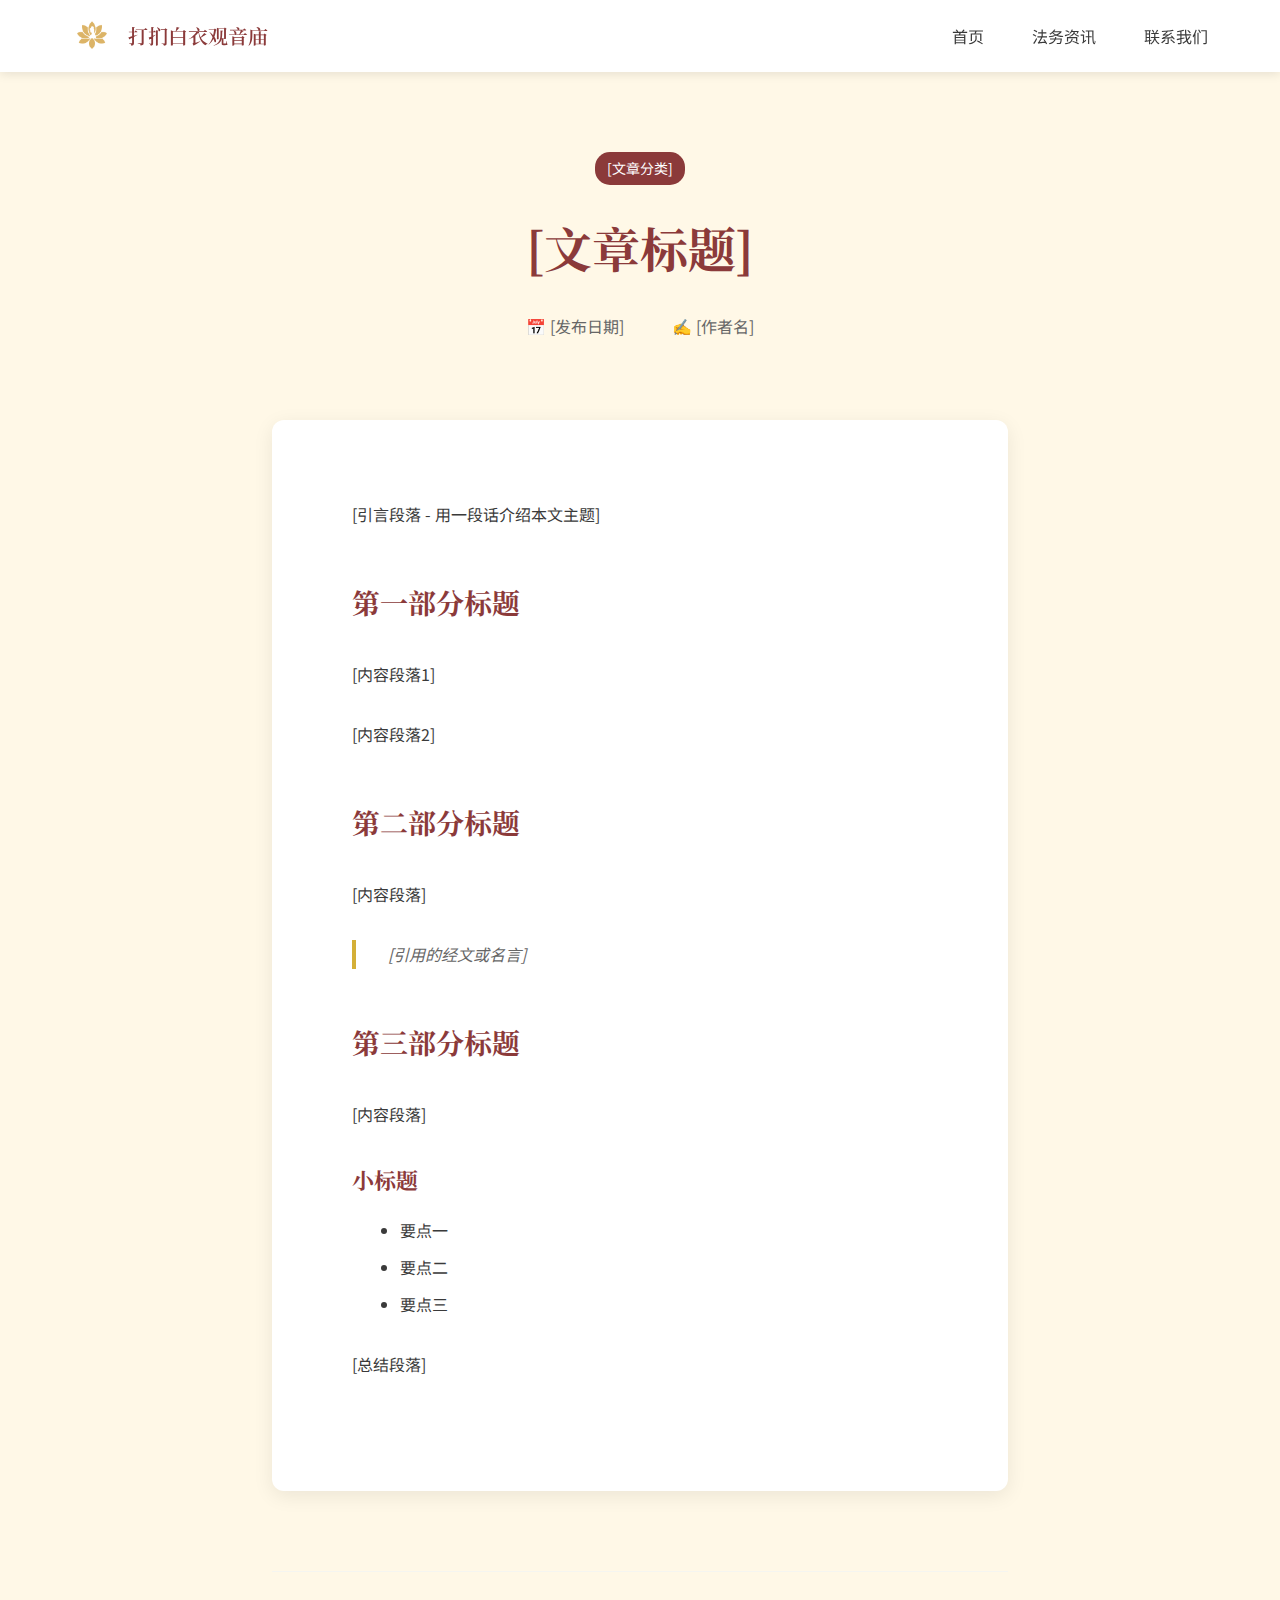
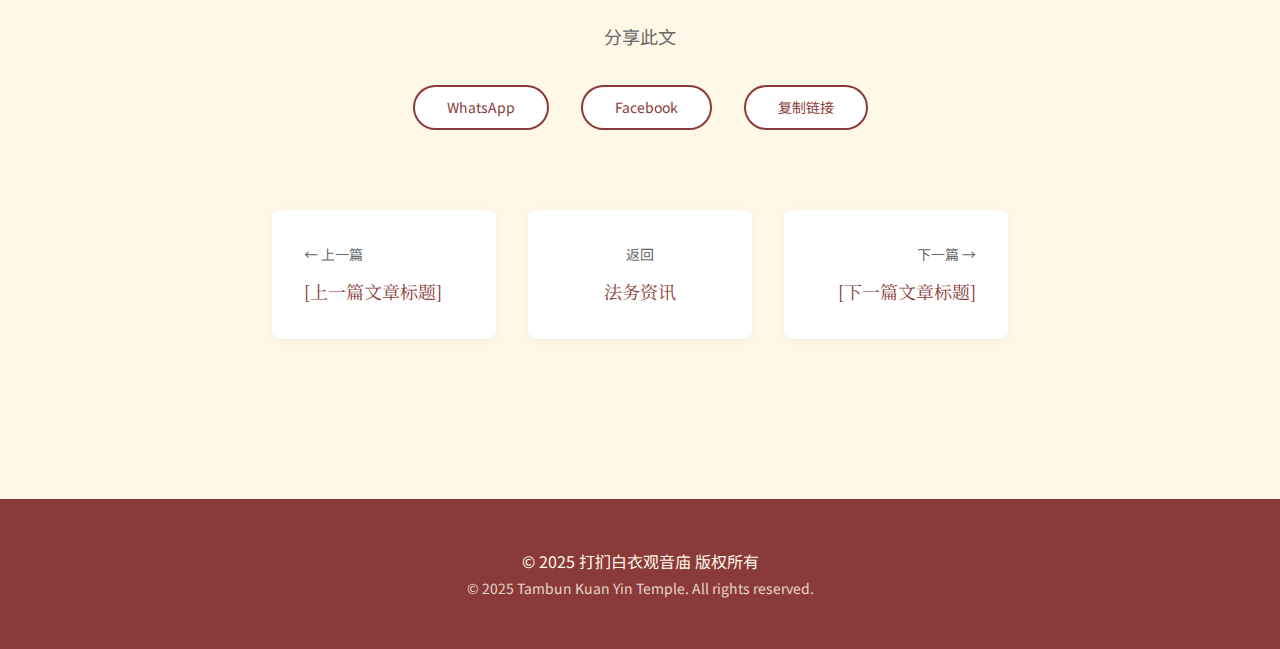
<file: post-template.html>
<!DOCTYPE html>
<html lang="zh-CN">
<head>
    <meta charset="UTF-8">
    <meta name="viewport" content="width=device-width, initial-scale=1.0">
    <title>[文章标题] - 打扪白衣观音庙</title>
    <meta name="description" content="[文章简介]">
    
    <!-- Post Metadata - Replace with actual values -->
    <meta property="article:author" content="[作者名]">
    <meta property="article:published_time" content="[YYYY-MM-DD]">
    
    <!-- Favicon -->
    <link rel="icon" type="image/x-icon" href="../images/temple-logo.ico">
    <link rel="shortcut icon" type="image/x-icon" href="../images/temple-logo.ico">
    
    <!-- Preconnect to Google Fonts -->
    <link rel="preconnect" href="https://fonts.googleapis.com">
    <link rel="preconnect" href="https://fonts.gstatic.com" crossorigin>
    
    <!-- Chinese fonts -->
    <link href="https://fonts.googleapis.com/css2?family=Ma+Shan+Zheng&family=Noto+Serif+SC:wght@400;600&family=Noto+Sans+SC:wght@300;400;500&display=swap" rel="stylesheet">
    
    <style>
        /* Import main site variables */
        :root {
            --temple-burgundy: #8B3A3A;
            --temple-gold: #D4AF37;
            --temple-cream: #FFF8E7;
            --deep-burgundy: #6B2C2C;
            --light-gold: #E6C757;
            --soft-gray: #F5F5F0;
            --text-primary: #3A3A3A;
            --text-secondary: #666666;
            --white: #FFFFFF;
            
            --font-brush: 'Ma Shan Zheng', cursive;
            --font-heading: 'Noto Serif SC', -apple-system, 'PingFang SC', 'Microsoft YaHei', serif;
            --font-body: 'Noto Sans SC', -apple-system, 'PingFang SC', 'Microsoft YaHei', sans-serif;
            
            --space-xs: 0.5rem;
            --space-sm: 1rem;
            --space-md: 2rem;
            --space-lg: 3rem;
            --space-xl: 5rem;
        }

        * {
            margin: 0;
            padding: 0;
            box-sizing: border-box;
        }

        body {
            font-family: var(--font-body);
            color: var(--text-primary);
            background-color: var(--temple-cream);
            line-height: 1.8;
            -webkit-font-smoothing: antialiased;
        }

        /* Header */
        .header {
            background: var(--white);
            box-shadow: 0 2px 10px rgba(0,0,0,0.1);
            position: sticky;
            top: 0;
            z-index: 100;
        }

        .header-container {
            max-width: 1200px;
            margin: 0 auto;
            padding: var(--space-sm) var(--space-md);
            display: flex;
            justify-content: space-between;
            align-items: center;
        }

        .logo-link {
            display: flex;
            align-items: center;
            text-decoration: none;
            gap: var(--space-sm);
        }

        .logo-link img {
            width: 40px;
            height: 40px;
        }

        .logo-text {
            font-family: var(--font-heading);
            font-size: 1.25rem;
            color: var(--temple-burgundy);
            font-weight: 600;
        }

        .nav-links {
            display: flex;
            gap: var(--space-lg);
            list-style: none;
        }

        .nav-links a {
            text-decoration: none;
            color: var(--text-primary);
            font-weight: 400;
            transition: color 0.3s ease;
        }

        .nav-links a:hover {
            color: var(--temple-burgundy);
        }

        /* Article */
        article {
            max-width: 800px;
            margin: 0 auto;
            padding: var(--space-xl) var(--space-md);
        }

        .article-header {
            text-align: center;
            margin-bottom: var(--space-xl);
        }

        .article-category {
            display: inline-block;
            padding: 0.25rem 0.75rem;
            background: var(--temple-burgundy);
            color: var(--white);
            font-size: 0.875rem;
            border-radius: 15px;
            margin-bottom: var(--space-md);
        }

        .article-title {
            font-family: var(--font-heading);
            font-size: clamp(2rem, 5vw, 3rem);
            color: var(--temple-burgundy);
            margin-bottom: var(--space-md);
            line-height: 1.3;
        }

        .article-meta {
            display: flex;
            justify-content: center;
            gap: var(--space-lg);
            font-size: 1rem;
            color: var(--text-secondary);
        }

        .article-content {
            background: var(--white);
            padding: var(--space-xl);
            border-radius: 12px;
            box-shadow: 0 5px 20px rgba(0,0,0,0.08);
        }

        /* Content Typography */
        .article-content h2 {
            font-family: var(--font-heading);
            font-size: 1.75rem;
            color: var(--temple-burgundy);
            margin-top: var(--space-lg);
            margin-bottom: var(--space-md);
        }

        .article-content h3 {
            font-family: var(--font-heading);
            font-size: 1.375rem;
            color: var(--temple-burgundy);
            margin-top: var(--space-md);
            margin-bottom: var(--space-sm);
        }

        .article-content p {
            margin-bottom: var(--space-md);
            text-align: justify;
        }

        .article-content blockquote {
            border-left: 4px solid var(--temple-gold);
            padding-left: var(--space-md);
            margin: var(--space-md) 0;
            font-style: italic;
            color: var(--text-secondary);
        }

        .article-content ul,
        .article-content ol {
            margin-bottom: var(--space-md);
            padding-left: var(--space-lg);
        }

        .article-content li {
            margin-bottom: var(--space-xs);
        }

        .article-content img {
            max-width: 100%;
            height: auto;
            border-radius: 8px;
            margin: var(--space-md) 0;
        }

        /* Share Section */
        .share-section {
            margin-top: var(--space-xl);
            padding-top: var(--space-lg);
            border-top: 1px solid var(--soft-gray);
            text-align: center;
        }

        .share-title {
            font-size: 1.125rem;
            color: var(--text-secondary);
            margin-bottom: var(--space-md);
        }

        .share-buttons {
            display: flex;
            justify-content: center;
            gap: var(--space-md);
        }

        .share-btn {
            padding: var(--space-xs) var(--space-md);
            border: 2px solid var(--temple-burgundy);
            background: var(--white);
            color: var(--temple-burgundy);
            border-radius: 25px;
            text-decoration: none;
            transition: all 0.3s ease;
            font-size: 0.875rem;
        }

        .share-btn:hover {
            background: var(--temple-burgundy);
            color: var(--white);
        }

        /* Navigation */
        .post-nav {
            max-width: 800px;
            margin: 0 auto;
            padding: 0 var(--space-md) var(--space-xl);
            display: flex;
            justify-content: space-between;
            gap: var(--space-md);
        }

        .nav-btn {
            flex: 1;
            padding: var(--space-md);
            background: var(--white);
            border-radius: 8px;
            text-decoration: none;
            transition: all 0.3s ease;
            box-shadow: 0 2px 10px rgba(0,0,0,0.05);
        }

        .nav-btn:hover {
            transform: translateY(-2px);
            box-shadow: 0 5px 20px rgba(0,0,0,0.1);
        }

        .nav-label {
            font-size: 0.875rem;
            color: var(--text-secondary);
            margin-bottom: var(--space-xs);
        }

        .nav-title {
            font-family: var(--font-heading);
            color: var(--temple-burgundy);
            font-size: 1.125rem;
        }

        /* Footer */
        footer {
            background: var(--temple-burgundy);
            color: var(--temple-cream);
            padding: var(--space-lg) var(--space-md);
            text-align: center;
            margin-top: var(--space-xl);
        }

        /* Mobile */
        @media (max-width: 768px) {
            .nav-links {
                display: none;
            }

            .article-content {
                padding: var(--space-md);
            }

            .article-meta {
                flex-direction: column;
                gap: var(--space-xs);
            }

            .post-nav {
                flex-direction: column;
            }

            .share-buttons {
                flex-wrap: wrap;
            }
        }
    </style>
</head>
<body>
    <!-- Header -->
    <header class="header">
        <div class="header-container">
            <a href="../index.html" class="logo-link">
                <img src="../images/temple-logo.png" alt="Logo">
                <span class="logo-text">打扪白衣观音庙</span>
            </a>
            <nav>
                <ul class="nav-links">
                    <li><a href="../index.html">首页</a></li>
                    <li><a href="../blog.html">法务资讯</a></li>
                    <li><a href="../index.html#contact">联系我们</a></li>
                </ul>
            </nav>
        </div>
    </header>

    <!-- Article -->
    <article>
        <header class="article-header">
            <span class="article-category">[文章分类]</span>
            <h1 class="article-title">[文章标题]</h1>
            <div class="article-meta">
                <span>📅 [发布日期]</span>
                <span>✍️ [作者名]</span>
            </div>
        </header>

        <div class="article-content">
            <!-- 文章内容开始 -->
            <p>
                [引言段落 - 用一段话介绍本文主题]
            </p>

            <h2>第一部分标题</h2>
            <p>
                [内容段落1]
            </p>
            <p>
                [内容段落2]
            </p>

            <h2>第二部分标题</h2>
            <p>
                [内容段落]
            </p>

            <blockquote>
                [引用的经文或名言]
            </blockquote>

            <h2>第三部分标题</h2>
            <p>
                [内容段落]
            </p>

            <h3>小标题</h3>
            <ul>
                <li>要点一</li>
                <li>要点二</li>
                <li>要点三</li>
            </ul>

            <p>
                [总结段落]
            </p>
            <!-- 文章内容结束 -->
        </div>

        <!-- Share Section -->
        <div class="share-section">
            <p class="share-title">分享此文</p>
            <div class="share-buttons">
                <a href="#" class="share-btn" onclick="shareToWhatsApp()">WhatsApp</a>
                <a href="#" class="share-btn" onclick="shareToFacebook()">Facebook</a>
                <a href="#" class="share-btn" onclick="copyLink()">复制链接</a>
            </div>
        </div>
    </article>

    <!-- Post Navigation -->
    <nav class="post-nav">
        <a href="#" class="nav-btn" style="text-align: left;">
            <div class="nav-label">← 上一篇</div>
            <div class="nav-title">[上一篇文章标题]</div>
        </a>
        <a href="../blog.html" class="nav-btn" style="text-align: center;">
            <div class="nav-label">返回</div>
            <div class="nav-title">法务资讯</div>
        </a>
        <a href="#" class="nav-btn" style="text-align: right;">
            <div class="nav-label">下一篇 →</div>
            <div class="nav-title">[下一篇文章标题]</div>
        </a>
    </nav>

    <!-- Footer -->
    <footer>
        <p>© 2025 打扪白衣观音庙 版权所有</p>
        <p style="font-size: 0.875rem; opacity: 0.8;">© 2025 Tambun Kuan Yin Temple. All rights reserved.</p>
    </footer>

    <script>
        // Share functions
        function shareToWhatsApp() {
            const text = document.querySelector('.article-title').textContent;
            const url = window.location.href;
            window.open(`https://wa.me/?text=${encodeURIComponent(text + ' - ' + url)}`);
            return false;
        }

        function shareToFacebook() {
            const url = window.location.href;
            window.open(`https://www.facebook.com/sharer/sharer.php?u=${encodeURIComponent(url)}`);
            return false;
        }

        function copyLink() {
            navigator.clipboard.writeText(window.location.href)
                .then(() => alert('链接已复制！'))
                .catch(() => alert('复制失败，请手动复制'));
            return false;
        }
    </script>
</body>
</html>
</file>
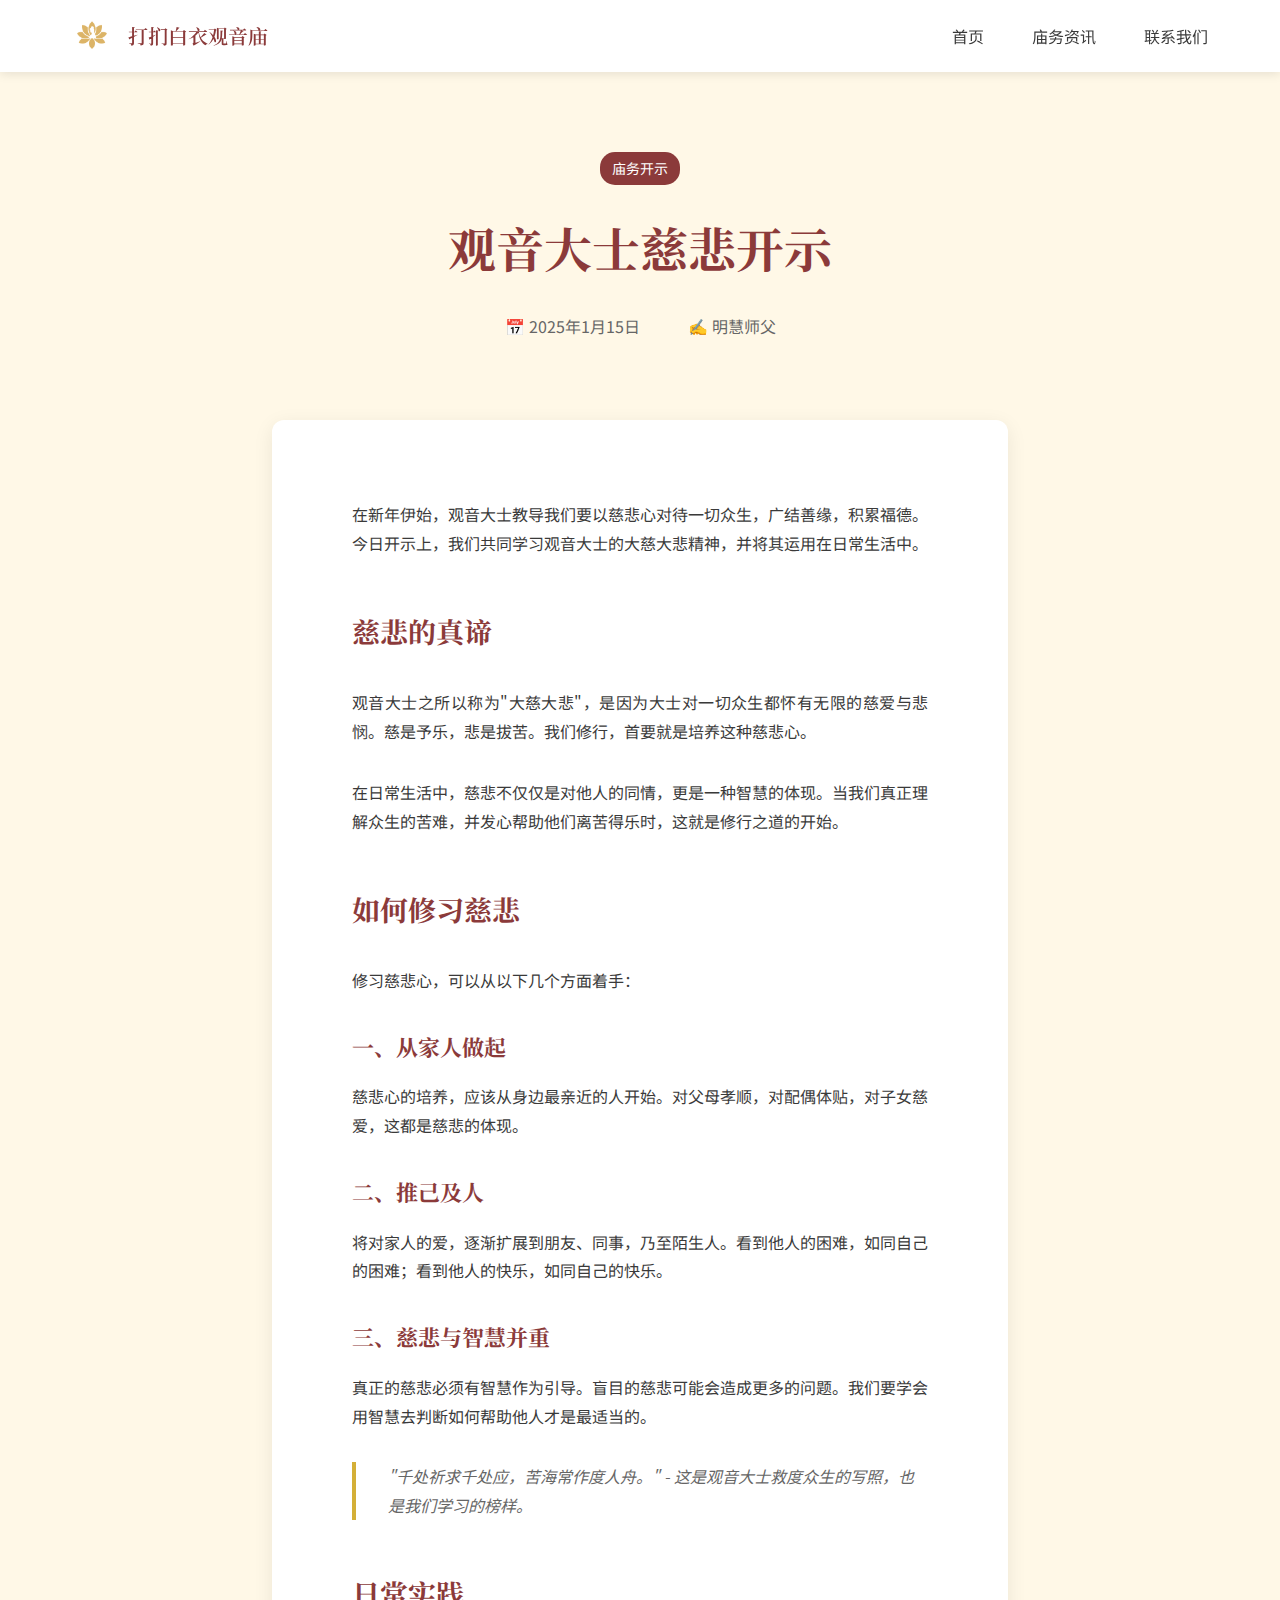
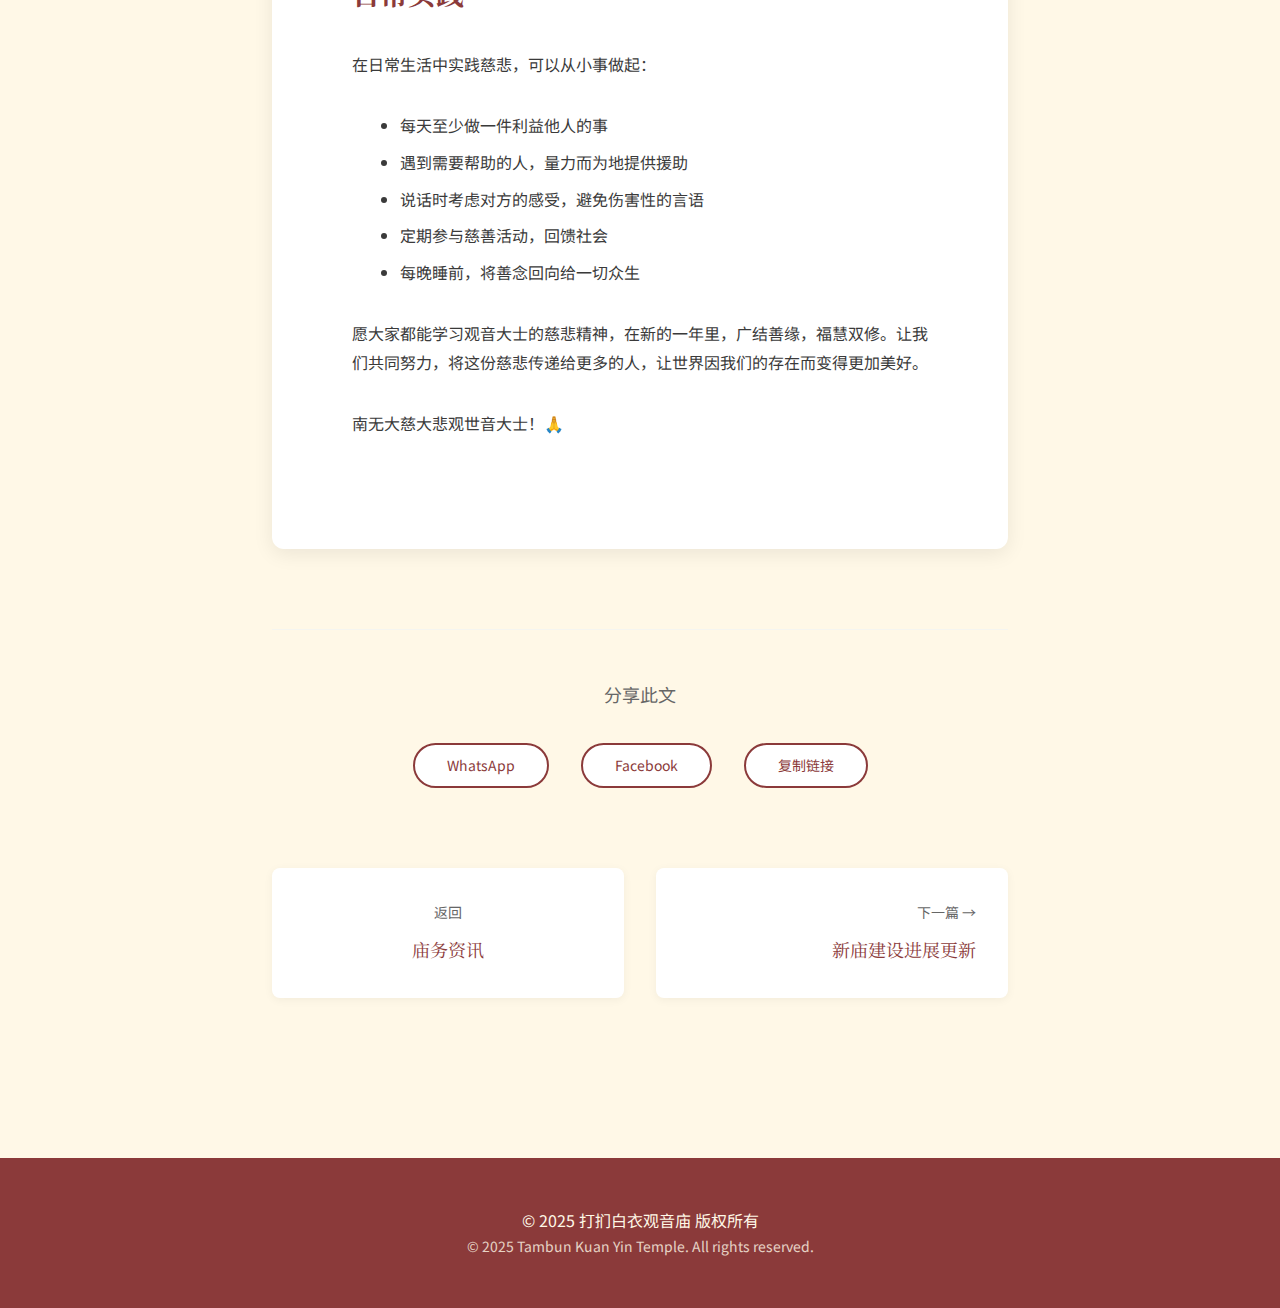
<file: posts/2025-01-guanyin-teaching.html>
<!DOCTYPE html>
<html lang="zh-CN">
<head>
    <meta charset="UTF-8">
    <meta name="viewport" content="width=device-width, initial-scale=1.0">
    <title>观音大士慈悲开示 - 打扪白衣观音庙</title>
    <meta name="description" content="在新年伊始，观音大士教导我们要以慈悲心对待一切众生，广结善缘，积累福德。">
    
    <!-- Post Metadata -->
    <meta property="article:author" content="明慧师父">
    <meta property="article:published_time" content="2025-01-15">
    
    <!-- Favicon -->
    <link rel="icon" type="image/x-icon" href="../images/temple-logo.ico">
    <link rel="shortcut icon" type="image/x-icon" href="../images/temple-logo.ico">
    
    <!-- Preconnect to Google Fonts -->
    <link rel="preconnect" href="https://fonts.googleapis.com">
    <link rel="preconnect" href="https://fonts.gstatic.com" crossorigin>
    
    <!-- Chinese fonts -->
    <link href="https://fonts.googleapis.com/css2?family=Ma+Shan+Zheng&family=Noto+Serif+SC:wght@400;600&family=Noto+Sans+SC:wght@300;400;500&display=swap" rel="stylesheet">
    
    <style>
        /* Import main site variables */
        :root {
            --temple-burgundy: #8B3A3A;
            --temple-gold: #D4AF37;
            --temple-cream: #FFF8E7;
            --deep-burgundy: #6B2C2C;
            --light-gold: #E6C757;
            --soft-gray: #F5F5F0;
            --text-primary: #3A3A3A;
            --text-secondary: #666666;
            --white: #FFFFFF;
            
            --font-brush: 'Ma Shan Zheng', cursive;
            --font-heading: 'Noto Serif SC', -apple-system, 'PingFang SC', 'Microsoft YaHei', serif;
            --font-body: 'Noto Sans SC', -apple-system, 'PingFang SC', 'Microsoft YaHei', sans-serif;
            
            --space-xs: 0.5rem;
            --space-sm: 1rem;
            --space-md: 2rem;
            --space-lg: 3rem;
            --space-xl: 5rem;
        }

        * {
            margin: 0;
            padding: 0;
            box-sizing: border-box;
        }

        body {
            font-family: var(--font-body);
            color: var(--text-primary);
            background-color: var(--temple-cream);
            line-height: 1.8;
            -webkit-font-smoothing: antialiased;
        }

        /* Header */
        .header {
            background: var(--white);
            box-shadow: 0 2px 10px rgba(0,0,0,0.1);
            position: sticky;
            top: 0;
            z-index: 100;
        }

        .header-container {
            max-width: 1200px;
            margin: 0 auto;
            padding: var(--space-sm) var(--space-md);
            display: flex;
            justify-content: space-between;
            align-items: center;
        }

        .logo-link {
            display: flex;
            align-items: center;
            text-decoration: none;
            gap: var(--space-sm);
        }

        .logo-link img {
            width: 40px;
            height: 40px;
        }

        .logo-text {
            font-family: var(--font-heading);
            font-size: 1.25rem;
            color: var(--temple-burgundy);
            font-weight: 600;
        }

        .nav-links {
            display: flex;
            gap: var(--space-lg);
            list-style: none;
        }

        .nav-links a {
            text-decoration: none;
            color: var(--text-primary);
            font-weight: 400;
            transition: color 0.3s ease;
        }

        .nav-links a:hover {
            color: var(--temple-burgundy);
        }

        /* Article */
        article {
            max-width: 800px;
            margin: 0 auto;
            padding: var(--space-xl) var(--space-md);
        }

        .article-header {
            text-align: center;
            margin-bottom: var(--space-xl);
        }

        .article-category {
            display: inline-block;
            padding: 0.25rem 0.75rem;
            background: var(--temple-burgundy);
            color: var(--white);
            font-size: 0.875rem;
            border-radius: 15px;
            margin-bottom: var(--space-md);
        }

        .article-title {
            font-family: var(--font-heading);
            font-size: clamp(2rem, 5vw, 3rem);
            color: var(--temple-burgundy);
            margin-bottom: var(--space-md);
            line-height: 1.3;
        }

        .article-meta {
            display: flex;
            justify-content: center;
            gap: var(--space-lg);
            font-size: 1rem;
            color: var(--text-secondary);
        }

        .article-content {
            background: var(--white);
            padding: var(--space-xl);
            border-radius: 12px;
            box-shadow: 0 5px 20px rgba(0,0,0,0.08);
        }

        /* Content Typography */
        .article-content h2 {
            font-family: var(--font-heading);
            font-size: 1.75rem;
            color: var(--temple-burgundy);
            margin-top: var(--space-lg);
            margin-bottom: var(--space-md);
        }

        .article-content h3 {
            font-family: var(--font-heading);
            font-size: 1.375rem;
            color: var(--temple-burgundy);
            margin-top: var(--space-md);
            margin-bottom: var(--space-sm);
        }

        .article-content p {
            margin-bottom: var(--space-md);
            text-align: justify;
        }

        .article-content blockquote {
            border-left: 4px solid var(--temple-gold);
            padding-left: var(--space-md);
            margin: var(--space-md) 0;
            font-style: italic;
            color: var(--text-secondary);
        }

        .article-content ul,
        .article-content ol {
            margin-bottom: var(--space-md);
            padding-left: var(--space-lg);
        }

        .article-content li {
            margin-bottom: var(--space-xs);
        }

        .article-content img {
            max-width: 100%;
            height: auto;
            border-radius: 8px;
            margin: var(--space-md) 0;
        }

        /* Share Section */
        .share-section {
            margin-top: var(--space-xl);
            padding-top: var(--space-lg);
            border-top: 1px solid var(--soft-gray);
            text-align: center;
        }

        .share-title {
            font-size: 1.125rem;
            color: var(--text-secondary);
            margin-bottom: var(--space-md);
        }

        .share-buttons {
            display: flex;
            justify-content: center;
            gap: var(--space-md);
        }

        .share-btn {
            padding: var(--space-xs) var(--space-md);
            border: 2px solid var(--temple-burgundy);
            background: var(--white);
            color: var(--temple-burgundy);
            border-radius: 25px;
            text-decoration: none;
            transition: all 0.3s ease;
            font-size: 0.875rem;
        }

        .share-btn:hover {
            background: var(--temple-burgundy);
            color: var(--white);
        }

        /* Navigation */
        .post-nav {
            max-width: 800px;
            margin: 0 auto;
            padding: 0 var(--space-md) var(--space-xl);
            display: flex;
            justify-content: space-between;
            gap: var(--space-md);
        }

        .nav-btn {
            flex: 1;
            padding: var(--space-md);
            background: var(--white);
            border-radius: 8px;
            text-decoration: none;
            transition: all 0.3s ease;
            box-shadow: 0 2px 10px rgba(0,0,0,0.05);
        }

        .nav-btn:hover {
            transform: translateY(-2px);
            box-shadow: 0 5px 20px rgba(0,0,0,0.1);
        }

        .nav-label {
            font-size: 0.875rem;
            color: var(--text-secondary);
            margin-bottom: var(--space-xs);
        }

        .nav-title {
            font-family: var(--font-heading);
            color: var(--temple-burgundy);
            font-size: 1.125rem;
        }

        /* Footer */
        footer {
            background: var(--temple-burgundy);
            color: var(--temple-cream);
            padding: var(--space-lg) var(--space-md);
            text-align: center;
            margin-top: var(--space-xl);
        }

        /* Mobile */
        @media (max-width: 768px) {
            .nav-links {
                display: none;
            }

            .article-content {
                padding: var(--space-md);
            }

            .article-meta {
                flex-direction: column;
                gap: var(--space-xs);
            }

            .post-nav {
                flex-direction: column;
            }

            .share-buttons {
                flex-wrap: wrap;
            }
        }
    </style>
</head>
<body>
    <!-- Header -->
    <header class="header">
        <div class="header-container">
            <a href="../index.html" class="logo-link">
                <img src="../images/temple-logo.png" alt="Logo">
                <span class="logo-text">打扪白衣观音庙</span>
            </a>
            <nav>
                <ul class="nav-links">
                    <li><a href="../index.html">首页</a></li>
                    <li><a href="../blog.html">庙务资讯</a></li>
                    <li><a href="../index.html#contact">联系我们</a></li>
                </ul>
            </nav>
        </div>
    </header>

    <!-- Article -->
    <article>
        <header class="article-header">
            <span class="article-category">庙务开示</span>
            <h1 class="article-title">观音大士慈悲开示</h1>
            <div class="article-meta">
                <span>📅 2025年1月15日</span>
                <span>✍️ 明慧师父</span>
            </div>
        </header>

        <div class="article-content">
            <!-- 文章内容开始 -->
            <p>
                在新年伊始，观音大士教导我们要以慈悲心对待一切众生，广结善缘，积累福德。今日开示上，我们共同学习观音大士的大慈大悲精神，并将其运用在日常生活中。
            </p>

            <h2>慈悲的真谛</h2>
            <p>
                观音大士之所以称为"大慈大悲"，是因为大士对一切众生都怀有无限的慈爱与悲悯。慈是予乐，悲是拔苦。我们修行，首要就是培养这种慈悲心。
            </p>
            <p>
                在日常生活中，慈悲不仅仅是对他人的同情，更是一种智慧的体现。当我们真正理解众生的苦难，并发心帮助他们离苦得乐时，这就是修行之道的开始。
            </p>

            <h2>如何修习慈悲</h2>
            <p>
                修习慈悲心，可以从以下几个方面着手：
            </p>

            <h3>一、从家人做起</h3>
            <p>
                慈悲心的培养，应该从身边最亲近的人开始。对父母孝顺，对配偶体贴，对子女慈爱，这都是慈悲的体现。
            </p>

            <h3>二、推己及人</h3>
            <p>
                将对家人的爱，逐渐扩展到朋友、同事，乃至陌生人。看到他人的困难，如同自己的困难；看到他人的快乐，如同自己的快乐。
            </p>

            <h3>三、慈悲与智慧并重</h3>
            <p>
                真正的慈悲必须有智慧作为引导。盲目的慈悲可能会造成更多的问题。我们要学会用智慧去判断如何帮助他人才是最适当的。
            </p>

            <blockquote>
                "千处祈求千处应，苦海常作度人舟。" - 这是观音大士救度众生的写照，也是我们学习的榜样。
            </blockquote>

            <h2>日常实践</h2>
            <p>
                在日常生活中实践慈悲，可以从小事做起：
            </p>
            <ul>
                <li>每天至少做一件利益他人的事</li>
                <li>遇到需要帮助的人，量力而为地提供援助</li>
                <li>说话时考虑对方的感受，避免伤害性的言语</li>
                <li>定期参与慈善活动，回馈社会</li>
                <li>每晚睡前，将善念回向给一切众生</li>
            </ul>

            <p>
                愿大家都能学习观音大士的慈悲精神，在新的一年里，广结善缘，福慧双修。让我们共同努力，将这份慈悲传递给更多的人，让世界因我们的存在而变得更加美好。
            </p>

            <p>
                南无大慈大悲观世音大士！🙏
            </p>
            <!-- 文章内容结束 -->
        </div>

        <!-- Share Section -->
        <div class="share-section">
            <p class="share-title">分享此文</p>
            <div class="share-buttons">
                <a href="#" class="share-btn" onclick="shareToWhatsApp()">WhatsApp</a>
                <a href="#" class="share-btn" onclick="shareToFacebook()">Facebook</a>
                <a href="#" class="share-btn" onclick="copyLink()">复制链接</a>
            </div>
        </div>
    </article>

    <!-- Post Navigation -->
    <nav class="post-nav">
        <a href="../blog.html" class="nav-btn" style="text-align: center;">
            <div class="nav-label">返回</div>
            <div class="nav-title">庙务资讯</div>
        </a>
        <a href="2025-01-temple-update.html" class="nav-btn" style="text-align: right;">
            <div class="nav-label">下一篇 →</div>
            <div class="nav-title">新庙建设进展更新</div>
        </a>
    </nav>

    <!-- Footer -->
    <footer>
        <p>© 2025 打扪白衣观音庙 版权所有</p>
        <p style="font-size: 0.875rem; opacity: 0.8;">© 2025 Tambun Kuan Yin Temple. All rights reserved.</p>
    </footer>

    <script>
        // Share functions
        function shareToWhatsApp() {
            const text = document.querySelector('.article-title').textContent;
            const url = window.location.href;
            window.open(`https://wa.me/?text=${encodeURIComponent(text + ' - ' + url)}`);
            return false;
        }

        function shareToFacebook() {
            const url = window.location.href;
            window.open(`https://www.facebook.com/sharer/sharer.php?u=${encodeURIComponent(url)}`);
            return false;
        }

        function copyLink() {
            navigator.clipboard.writeText(window.location.href)
                .then(() => alert('链接已复制！'))
                .catch(() => alert('复制失败，请手动复制'));
            return false;
        }
    </script>
</body>
</html>
</file>
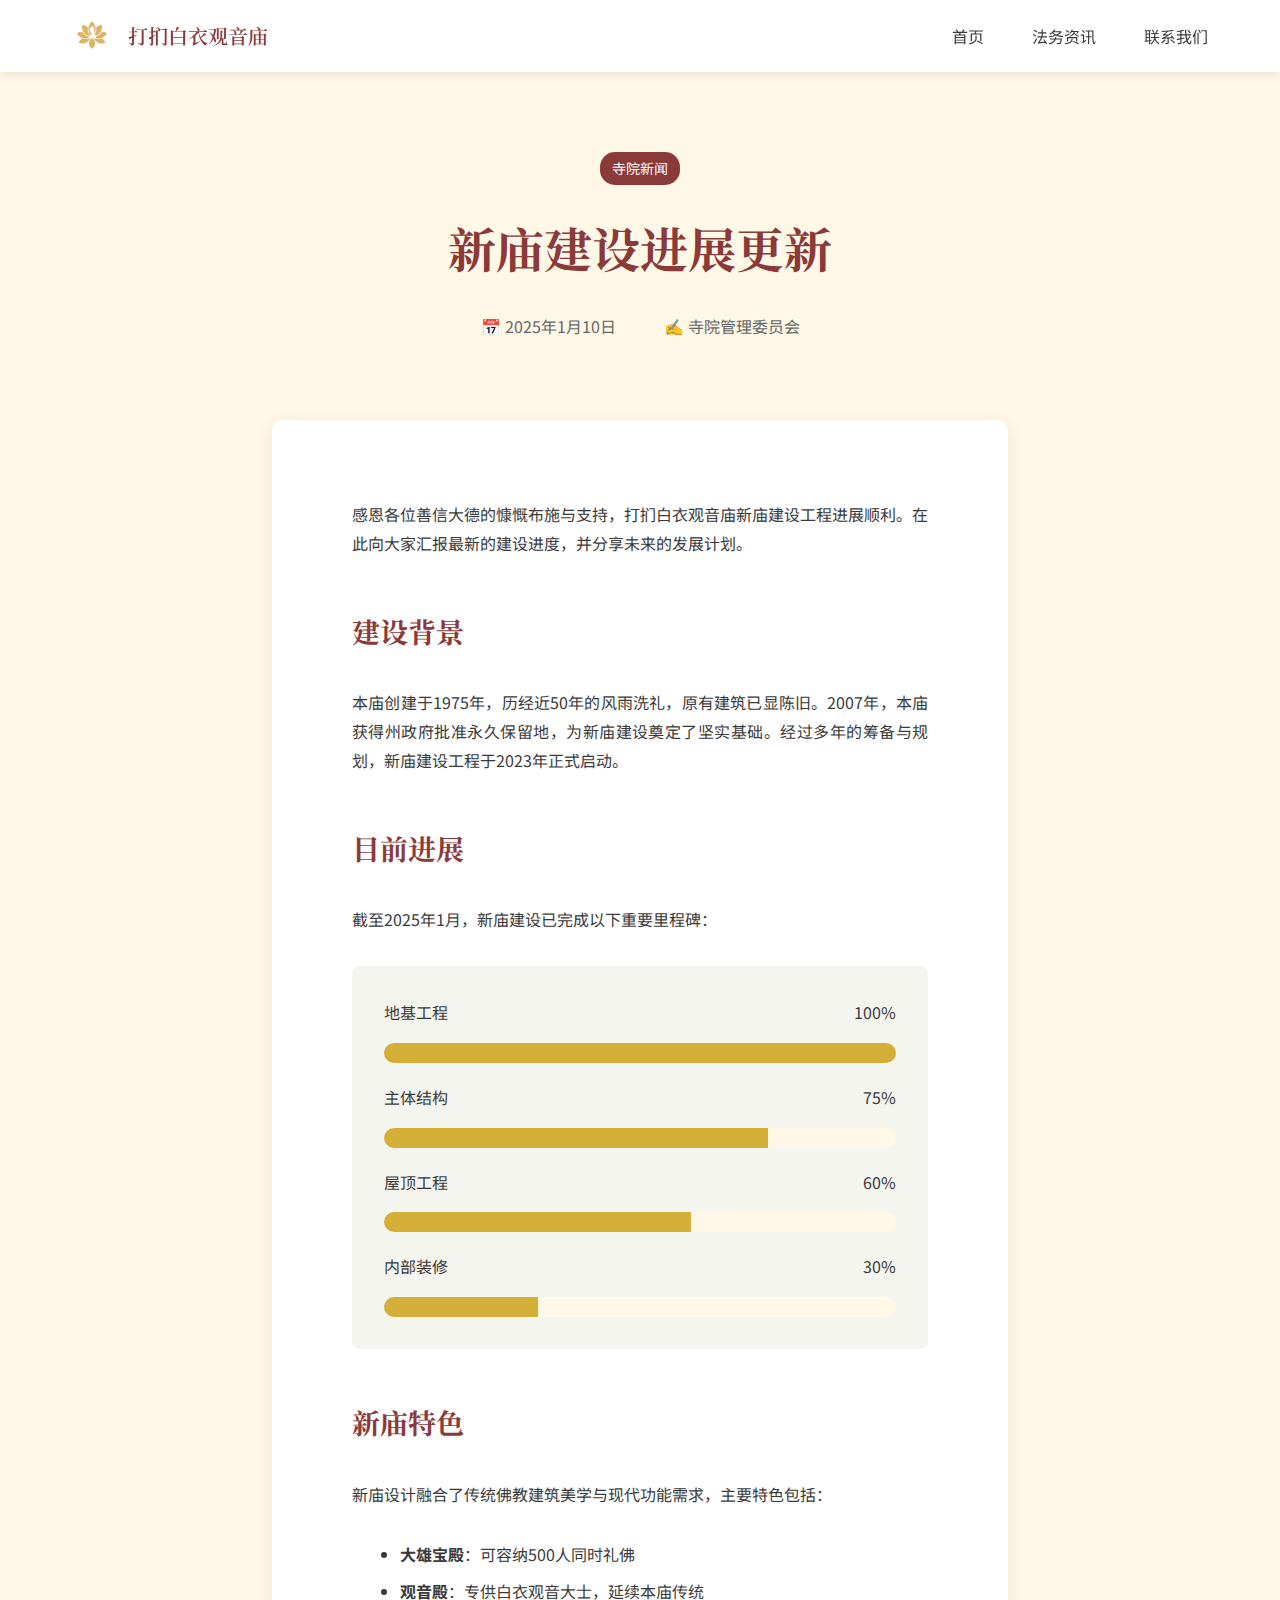
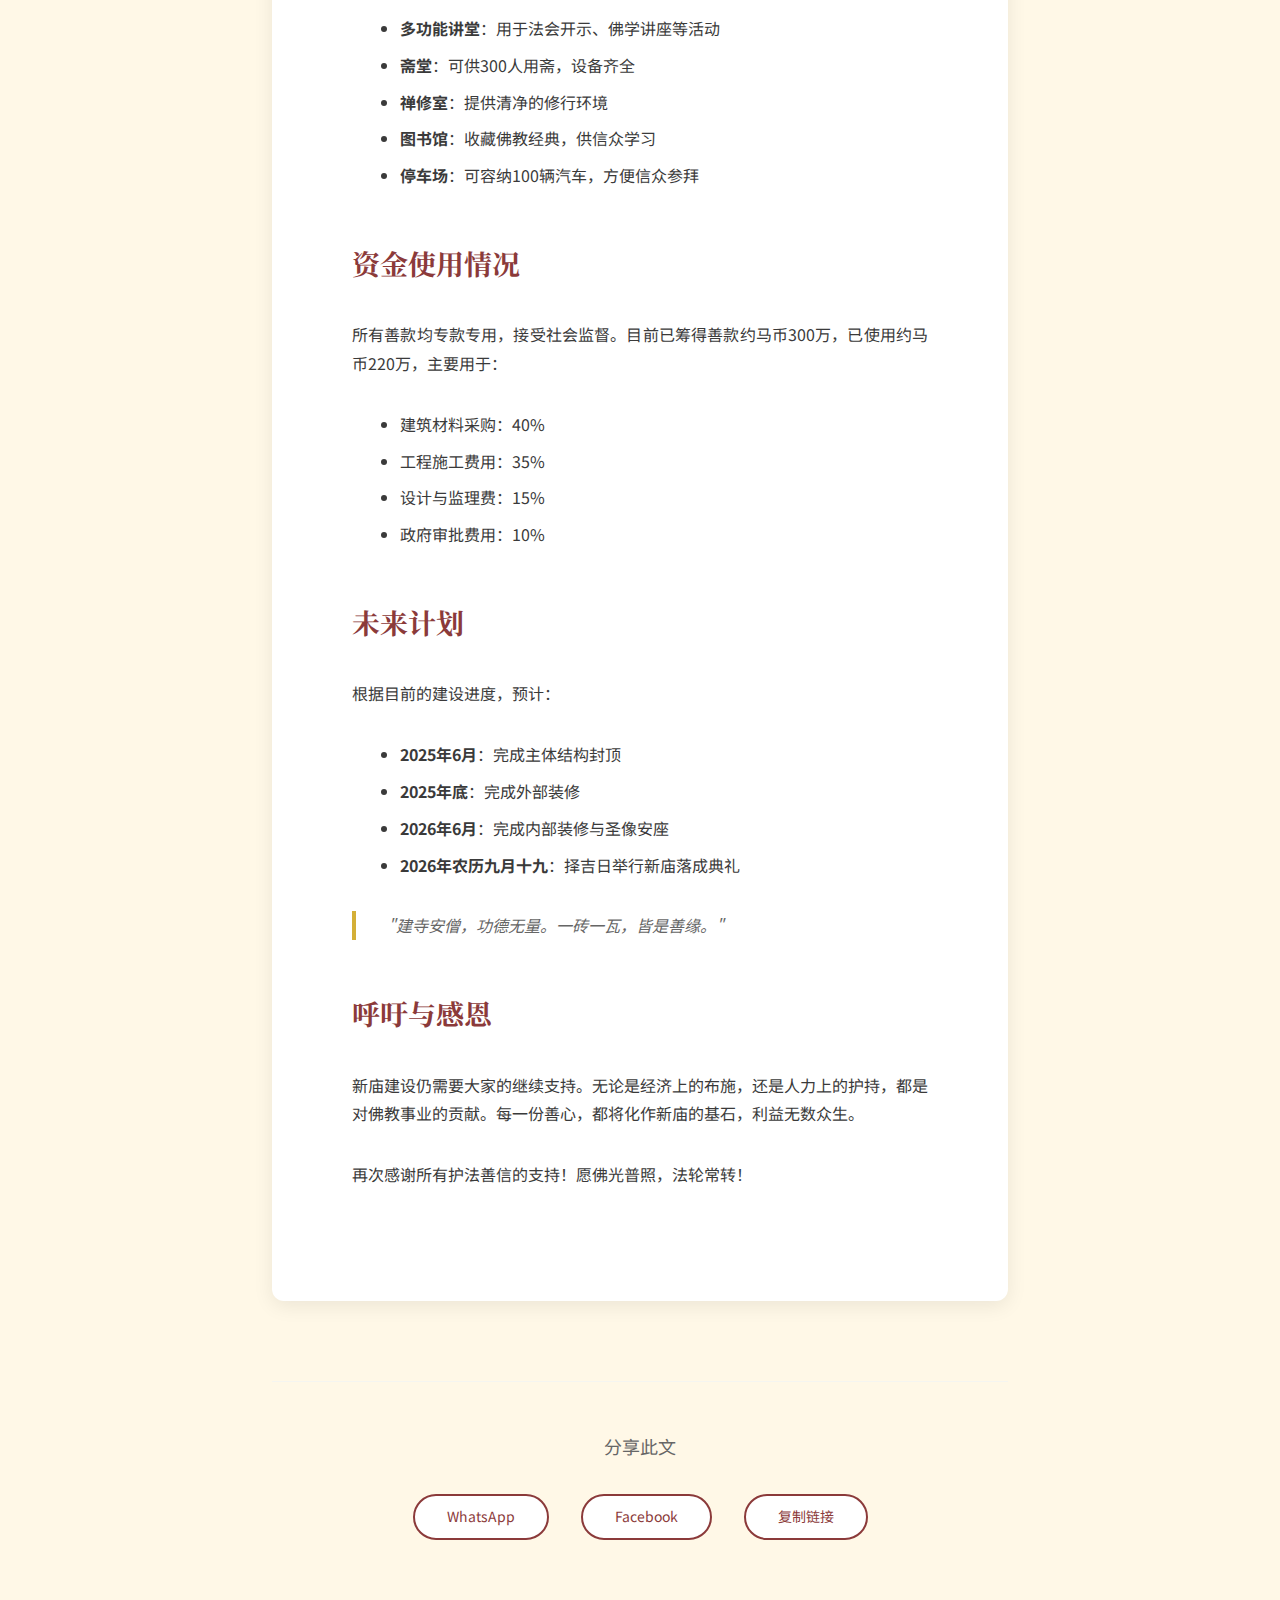
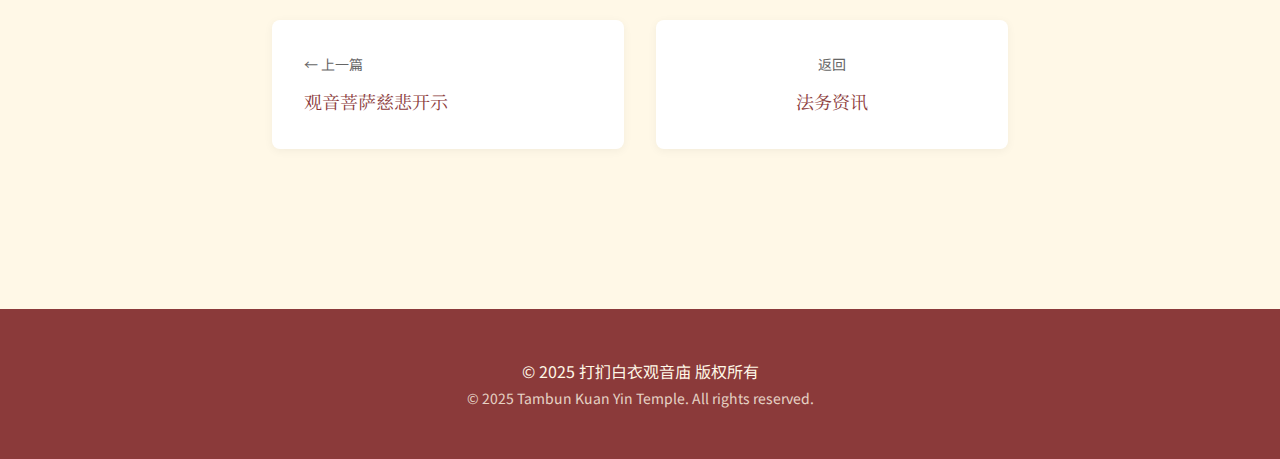
<file: posts/2025-01-temple-update.html>
<!DOCTYPE html>
<html lang="zh-CN">
<head>
    <meta charset="UTF-8">
    <meta name="viewport" content="width=device-width, initial-scale=1.0">
    <title>新庙建设进展更新 - 打扪白衣观音庙</title>
    <meta name="description" content="感谢各位善信的支持，新庙建设工程进展顺利，预计2026年完工。">
    
    <!-- Post Metadata -->
    <meta property="article:author" content="寺院管理委员会">
    <meta property="article:published_time" content="2025-01-10">
    
    <!-- Favicon -->
    <link rel="icon" type="image/x-icon" href="../images/temple-logo.ico">
    <link rel="shortcut icon" type="image/x-icon" href="../images/temple-logo.ico">
    
    <!-- Preconnect to Google Fonts -->
    <link rel="preconnect" href="https://fonts.googleapis.com">
    <link rel="preconnect" href="https://fonts.gstatic.com" crossorigin>
    
    <!-- Chinese fonts -->
    <link href="https://fonts.googleapis.com/css2?family=Ma+Shan+Zheng&family=Noto+Serif+SC:wght@400;600&family=Noto+Sans+SC:wght@300;400;500&display=swap" rel="stylesheet">
    
    <style>
        /* Import main site variables */
        :root {
            --temple-burgundy: #8B3A3A;
            --temple-gold: #D4AF37;
            --temple-cream: #FFF8E7;
            --deep-burgundy: #6B2C2C;
            --light-gold: #E6C757;
            --soft-gray: #F5F5F0;
            --text-primary: #3A3A3A;
            --text-secondary: #666666;
            --white: #FFFFFF;
            
            --font-brush: 'Ma Shan Zheng', cursive;
            --font-heading: 'Noto Serif SC', -apple-system, 'PingFang SC', 'Microsoft YaHei', serif;
            --font-body: 'Noto Sans SC', -apple-system, 'PingFang SC', 'Microsoft YaHei', sans-serif;
            
            --space-xs: 0.5rem;
            --space-sm: 1rem;
            --space-md: 2rem;
            --space-lg: 3rem;
            --space-xl: 5rem;
        }

        * {
            margin: 0;
            padding: 0;
            box-sizing: border-box;
        }

        body {
            font-family: var(--font-body);
            color: var(--text-primary);
            background-color: var(--temple-cream);
            line-height: 1.8;
            -webkit-font-smoothing: antialiased;
        }

        /* Header */
        .header {
            background: var(--white);
            box-shadow: 0 2px 10px rgba(0,0,0,0.1);
            position: sticky;
            top: 0;
            z-index: 100;
        }

        .header-container {
            max-width: 1200px;
            margin: 0 auto;
            padding: var(--space-sm) var(--space-md);
            display: flex;
            justify-content: space-between;
            align-items: center;
        }

        .logo-link {
            display: flex;
            align-items: center;
            text-decoration: none;
            gap: var(--space-sm);
        }

        .logo-link img {
            width: 40px;
            height: 40px;
        }

        .logo-text {
            font-family: var(--font-heading);
            font-size: 1.25rem;
            color: var(--temple-burgundy);
            font-weight: 600;
        }

        .nav-links {
            display: flex;
            gap: var(--space-lg);
            list-style: none;
        }

        .nav-links a {
            text-decoration: none;
            color: var(--text-primary);
            font-weight: 400;
            transition: color 0.3s ease;
        }

        .nav-links a:hover {
            color: var(--temple-burgundy);
        }

        /* Article */
        article {
            max-width: 800px;
            margin: 0 auto;
            padding: var(--space-xl) var(--space-md);
        }

        .article-header {
            text-align: center;
            margin-bottom: var(--space-xl);
        }

        .article-category {
            display: inline-block;
            padding: 0.25rem 0.75rem;
            background: var(--temple-burgundy);
            color: var(--white);
            font-size: 0.875rem;
            border-radius: 15px;
            margin-bottom: var(--space-md);
        }

        .article-title {
            font-family: var(--font-heading);
            font-size: clamp(2rem, 5vw, 3rem);
            color: var(--temple-burgundy);
            margin-bottom: var(--space-md);
            line-height: 1.3;
        }

        .article-meta {
            display: flex;
            justify-content: center;
            gap: var(--space-lg);
            font-size: 1rem;
            color: var(--text-secondary);
        }

        .article-content {
            background: var(--white);
            padding: var(--space-xl);
            border-radius: 12px;
            box-shadow: 0 5px 20px rgba(0,0,0,0.08);
        }

        /* Content Typography */
        .article-content h2 {
            font-family: var(--font-heading);
            font-size: 1.75rem;
            color: var(--temple-burgundy);
            margin-top: var(--space-lg);
            margin-bottom: var(--space-md);
        }

        .article-content h3 {
            font-family: var(--font-heading);
            font-size: 1.375rem;
            color: var(--temple-burgundy);
            margin-top: var(--space-md);
            margin-bottom: var(--space-sm);
        }

        .article-content p {
            margin-bottom: var(--space-md);
            text-align: justify;
        }

        .article-content blockquote {
            border-left: 4px solid var(--temple-gold);
            padding-left: var(--space-md);
            margin: var(--space-md) 0;
            font-style: italic;
            color: var(--text-secondary);
        }

        .article-content ul,
        .article-content ol {
            margin-bottom: var(--space-md);
            padding-left: var(--space-lg);
        }

        .article-content li {
            margin-bottom: var(--space-xs);
        }

        .article-content img {
            max-width: 100%;
            height: auto;
            border-radius: 8px;
            margin: var(--space-md) 0;
        }

        /* Progress Box */
        .progress-box {
            background: var(--soft-gray);
            border-radius: 8px;
            padding: var(--space-md);
            margin: var(--space-md) 0;
        }

        .progress-item {
            display: flex;
            justify-content: space-between;
            align-items: center;
            margin-bottom: var(--space-sm);
        }

        .progress-bar {
            width: 100%;
            height: 20px;
            background: var(--temple-cream);
            border-radius: 10px;
            overflow: hidden;
            margin-top: var(--space-xs);
        }

        .progress-fill {
            height: 100%;
            background: var(--temple-gold);
            transition: width 0.5s ease;
        }

        /* Share Section */
        .share-section {
            margin-top: var(--space-xl);
            padding-top: var(--space-lg);
            border-top: 1px solid var(--soft-gray);
            text-align: center;
        }

        .share-title {
            font-size: 1.125rem;
            color: var(--text-secondary);
            margin-bottom: var(--space-md);
        }

        .share-buttons {
            display: flex;
            justify-content: center;
            gap: var(--space-md);
        }

        .share-btn {
            padding: var(--space-xs) var(--space-md);
            border: 2px solid var(--temple-burgundy);
            background: var(--white);
            color: var(--temple-burgundy);
            border-radius: 25px;
            text-decoration: none;
            transition: all 0.3s ease;
            font-size: 0.875rem;
        }

        .share-btn:hover {
            background: var(--temple-burgundy);
            color: var(--white);
        }

        /* Navigation */
        .post-nav {
            max-width: 800px;
            margin: 0 auto;
            padding: 0 var(--space-md) var(--space-xl);
            display: flex;
            justify-content: space-between;
            gap: var(--space-md);
        }

        .nav-btn {
            flex: 1;
            padding: var(--space-md);
            background: var(--white);
            border-radius: 8px;
            text-decoration: none;
            transition: all 0.3s ease;
            box-shadow: 0 2px 10px rgba(0,0,0,0.05);
        }

        .nav-btn:hover {
            transform: translateY(-2px);
            box-shadow: 0 5px 20px rgba(0,0,0,0.1);
        }

        .nav-label {
            font-size: 0.875rem;
            color: var(--text-secondary);
            margin-bottom: var(--space-xs);
        }

        .nav-title {
            font-family: var(--font-heading);
            color: var(--temple-burgundy);
            font-size: 1.125rem;
        }

        /* Footer */
        footer {
            background: var(--temple-burgundy);
            color: var(--temple-cream);
            padding: var(--space-lg) var(--space-md);
            text-align: center;
            margin-top: var(--space-xl);
        }

        /* Mobile */
        @media (max-width: 768px) {
            .nav-links {
                display: none;
            }

            .article-content {
                padding: var(--space-md);
            }

            .article-meta {
                flex-direction: column;
                gap: var(--space-xs);
            }

            .post-nav {
                flex-direction: column;
            }

            .share-buttons {
                flex-wrap: wrap;
            }
        }
    </style>
</head>
<body>
    <!-- Header -->
    <header class="header">
        <div class="header-container">
            <a href="../index.html" class="logo-link">
                <img src="../images/temple-logo.png" alt="Logo">
                <span class="logo-text">打扪白衣观音庙</span>
            </a>
            <nav>
                <ul class="nav-links">
                    <li><a href="../index.html">首页</a></li>
                    <li><a href="../blog.html">法务资讯</a></li>
                    <li><a href="../index.html#contact">联系我们</a></li>
                </ul>
            </nav>
        </div>
    </header>

    <!-- Article -->
    <article>
        <header class="article-header">
            <span class="article-category">寺院新闻</span>
            <h1 class="article-title">新庙建设进展更新</h1>
            <div class="article-meta">
                <span>📅 2025年1月10日</span>
                <span>✍️ 寺院管理委员会</span>
            </div>
        </header>

        <div class="article-content">
            <!-- 文章内容开始 -->
            <p>
                感恩各位善信大德的慷慨布施与支持，打扪白衣观音庙新庙建设工程进展顺利。在此向大家汇报最新的建设进度，并分享未来的发展计划。
            </p>

            <h2>建设背景</h2>
            <p>
                本庙创建于1975年，历经近50年的风雨洗礼，原有建筑已显陈旧。2007年，本庙获得州政府批准永久保留地，为新庙建设奠定了坚实基础。经过多年的筹备与规划，新庙建设工程于2023年正式启动。
            </p>

            <h2>目前进展</h2>
            <p>
                截至2025年1月，新庙建设已完成以下重要里程碑：
            </p>

            <div class="progress-box">
                <div class="progress-item">
                    <span>地基工程</span>
                    <span>100%</span>
                </div>
                <div class="progress-bar">
                    <div class="progress-fill" style="width: 100%"></div>
                </div>
                
                <div class="progress-item" style="margin-top: 20px;">
                    <span>主体结构</span>
                    <span>75%</span>
                </div>
                <div class="progress-bar">
                    <div class="progress-fill" style="width: 75%"></div>
                </div>
                
                <div class="progress-item" style="margin-top: 20px;">
                    <span>屋顶工程</span>
                    <span>60%</span>
                </div>
                <div class="progress-bar">
                    <div class="progress-fill" style="width: 60%"></div>
                </div>
                
                <div class="progress-item" style="margin-top: 20px;">
                    <span>内部装修</span>
                    <span>30%</span>
                </div>
                <div class="progress-bar">
                    <div class="progress-fill" style="width: 30%"></div>
                </div>
            </div>

            <h2>新庙特色</h2>
            <p>
                新庙设计融合了传统佛教建筑美学与现代功能需求，主要特色包括：
            </p>
            <ul>
                <li><strong>大雄宝殿</strong>：可容纳500人同时礼佛</li>
                <li><strong>观音殿</strong>：专供白衣观音大士，延续本庙传统</li>
                <li><strong>多功能讲堂</strong>：用于法会开示、佛学讲座等活动</li>
                <li><strong>斋堂</strong>：可供300人用斋，设备齐全</li>
                <li><strong>禅修室</strong>：提供清净的修行环境</li>
                <li><strong>图书馆</strong>：收藏佛教经典，供信众学习</li>
                <li><strong>停车场</strong>：可容纳100辆汽车，方便信众参拜</li>
            </ul>

            <h2>资金使用情况</h2>
            <p>
                所有善款均专款专用，接受社会监督。目前已筹得善款约马币300万，已使用约马币220万，主要用于：
            </p>
            <ul>
                <li>建筑材料采购：40%</li>
                <li>工程施工费用：35%</li>
                <li>设计与监理费：15%</li>
                <li>政府审批费用：10%</li>
            </ul>

            <h2>未来计划</h2>
            <p>
                根据目前的建设进度，预计：
            </p>
            <ul>
                <li><strong>2025年6月</strong>：完成主体结构封顶</li>
                <li><strong>2025年底</strong>：完成外部装修</li>
                <li><strong>2026年6月</strong>：完成内部装修与圣像安座</li>
                <li><strong>2026年农历九月十九</strong>：择吉日举行新庙落成典礼</li>
            </ul>

            <blockquote>
                "建寺安僧，功德无量。一砖一瓦，皆是善缘。"
            </blockquote>

            <h2>呼吁与感恩</h2>
            <p>
                新庙建设仍需要大家的继续支持。无论是经济上的布施，还是人力上的护持，都是对佛教事业的贡献。每一份善心，都将化作新庙的基石，利益无数众生。
            </p>
            <p>
                再次感谢所有护法善信的支持！愿佛光普照，法轮常转！
            </p>
            <!-- 文章内容结束 -->
        </div>

        <!-- Share Section -->
        <div class="share-section">
            <p class="share-title">分享此文</p>
            <div class="share-buttons">
                <a href="#" class="share-btn" onclick="shareToWhatsApp()">WhatsApp</a>
                <a href="#" class="share-btn" onclick="shareToFacebook()">Facebook</a>
                <a href="#" class="share-btn" onclick="copyLink()">复制链接</a>
            </div>
        </div>
    </article>

    <!-- Post Navigation -->
    <nav class="post-nav">
        <a href="2025-01-guanyin-teaching.html" class="nav-btn" style="text-align: left;">
            <div class="nav-label">← 上一篇</div>
            <div class="nav-title">观音菩萨慈悲开示</div>
        </a>
        <a href="../blog.html" class="nav-btn" style="text-align: center;">
            <div class="nav-label">返回</div>
            <div class="nav-title">法务资讯</div>
        </a>
    </nav>

    <!-- Footer -->
    <footer>
        <p>© 2025 打扪白衣观音庙 版权所有</p>
        <p style="font-size: 0.875rem; opacity: 0.8;">© 2025 Tambun Kuan Yin Temple. All rights reserved.</p>
    </footer>

    <script>
        // Share functions
        function shareToWhatsApp() {
            const text = document.querySelector('.article-title').textContent;
            const url = window.location.href;
            window.open(`https://wa.me/?text=${encodeURIComponent(text + ' - ' + url)}`);
            return false;
        }

        function shareToFacebook() {
            const url = window.location.href;
            window.open(`https://www.facebook.com/sharer/sharer.php?u=${encodeURIComponent(url)}`);
            return false;
        }

        function copyLink() {
            navigator.clipboard.writeText(window.location.href)
                .then(() => alert('链接已复制！'))
                .catch(() => alert('复制失败，请手动复制'));
            return false;
        }
    </script>
</body>
</html>
</file>
<file: css/common.css>
/* ========================================
   COMMON STYLES FOR ALL PAGES
   双威打扪白衣观音庙 
   ======================================== */

/* CSS Variables */
:root {
    --temple-burgundy: #8B3A3A;
    --temple-gold: #D4AF37;
    --temple-cream: #FFF8E7;
    --deep-burgundy: #6B2C2C;
    --light-gold: #E6C757;
    --soft-gray: #F5F5F0;
    --text-primary: #3A3A3A;
    --text-secondary: #666666;
    --white: #FFFFFF;
    
    /* Safe Chinese fonts with fallbacks */
    --font-brush: 'Ma Shan Zheng', cursive;
    --font-heading: 'Noto Serif SC', -apple-system, 'PingFang SC', 'Microsoft YaHei', serif;
    --font-body: 'Noto Sans SC', -apple-system, 'PingFang SC', 'Microsoft YaHei', sans-serif;
    
    /* Spacing */
    --space-xs: 0.5rem;
    --space-sm: 1rem;
    --space-md: 2rem;
    --space-lg: 3rem;
    --space-xl: 5rem;
}

/* Reset */
* {
    margin: 0;
    padding: 0;
    box-sizing: border-box;
}

/* Base Styles */
html {
    scroll-behavior: smooth;
    font-size: 16px;
}

body {
    font-family: var(--font-body);
    color: var(--text-primary);
    background-color: var(--temple-cream);
    line-height: 1.6;
    overflow-x: hidden;
    -webkit-font-smoothing: antialiased;
    -moz-osx-font-smoothing: grayscale;
    text-rendering: optimizeLegibility;
}

/* Navigation Styles */
.nav {
    position: fixed;
    top: 0;
    width: 100%;
    background: var(--white);
    box-shadow: 0 2px 10px rgba(0,0,0,0.1);
    z-index: 1000;
    transition: transform 0.3s ease, box-shadow 0.3s ease;
}

/* For index page - navbar starts hidden */
.index-page .nav {
    transform: translateY(-100%);
}

.index-page .nav.visible {
    transform: translateY(0);
}

.nav.hidden {
    transform: translateY(-100%);
}

.nav.scrolled {
    box-shadow: 0 5px 20px rgba(0,0,0,0.1);
}

.nav-container {
    max-width: 1200px;
    margin: 0 auto;
    padding: var(--space-sm) var(--space-md);
    display: flex;
    justify-content: space-between;
    align-items: center;
}

.nav-logo {
    display: flex;
    align-items: center;
    text-decoration: none;
}

.nav-logo img {
    width: 40px;
    height: 40px;
    margin-right: var(--space-sm);
}

.nav-logo-text {
    font-family: var(--font-heading);
    font-size: 1.25rem;
    color: var(--temple-burgundy);
    font-weight: 600;
}

.nav-menu {
    display: flex;
    list-style: none;
    gap: var(--space-lg);
}

.nav-link {
    text-decoration: none;
    color: var(--text-primary);
    font-weight: 400;
    position: relative;
    transition: color 0.3s ease;
}

.nav-link::after {
    content: '';
    position: absolute;
    bottom: -5px;
    left: 0;
    width: 100%;
    height: 2px;
    background: var(--temple-gold);
    transform: scaleX(0);
    transform-origin: left;
    transition: transform 0.3s ease;
}

.nav-link:hover {
    color: var(--temple-burgundy);
}

.nav-link:hover::after,
.nav-link.active::after {
    transform: scaleX(1);
}

.nav-link.active {
    color: var(--temple-burgundy);
    font-weight: 500;
}

/* Mobile Menu Toggle */
.mobile-menu-toggle {
    display: none;
    background: none;
    border: none;
    cursor: pointer;
    padding: var(--space-xs);
}

.mobile-menu-toggle span {
    display: block;
    width: 25px;
    height: 3px;
    background: var(--temple-burgundy);
    margin: 5px 0;
    transition: all 0.3s ease;
}

/* Footer Styles */
.footer {
    background: var(--temple-burgundy);
    color: var(--temple-cream);
    padding: var(--space-lg) var(--space-md);
    margin-top: var(--space-xl);
}

.footer-content {
    max-width: 1200px;
    margin: 0 auto;
    display: grid;
    grid-template-columns: repeat(auto-fit, minmax(250px, 1fr));
    gap: var(--space-lg);
    margin-bottom: var(--space-lg);
}

.footer-section h3 {
    font-family: var(--font-heading);
    margin-bottom: var(--space-sm);
    color: var(--light-gold);
}

.footer-section p,
.footer-section a {
    line-height: 1.8;
    opacity: 0.9;
}

.footer-section a {
    color: var(--temple-cream);
    text-decoration: none;
    transition: color 0.3s ease;
}

.footer-section a:hover {
    color: var(--light-gold);
}

.footer-bottom {
    text-align: center;
    padding-top: var(--space-md);
    border-top: 1px solid rgba(255,255,255,0.2);
    opacity: 0.8;
}

/* WhatsApp Float Button */
.whatsapp-float {
    position: fixed;
    width: 60px;
    height: 60px;
    bottom: 30px;
    right: 30px;
    background-color: #25d366;
    color: var(--white);
    border-radius: 50%;
    text-align: center;
    box-shadow: 0 4px 12px rgba(0,0,0,0.15);
    z-index: 1000;
    transition: all 0.3s ease;
    display: flex;
    align-items: center;
    justify-content: center;
}

.whatsapp-float:hover {
    background-color: #128C7E;
    transform: translateY(-3px);
    box-shadow: 0 6px 20px rgba(0,0,0,0.2);
}

.whatsapp-float svg {
    width: 30px;
    height: 30px;
    fill: white;
}

/* Loading Screen */
.loading-screen {
    position: fixed;
    top: 0;
    left: 0;
    width: 100%;
    height: 100%;
    background: var(--temple-cream);
    display: flex;
    align-items: center;
    justify-content: center;
    z-index: 9999;
    transition: opacity 0.5s ease;
}

.loading-screen.hidden,
.loading-screen.fade-out {
    opacity: 0;
    pointer-events: none;
}

.loader {
    text-align: center;
}

.lotus-loader {
    width: 80px;
    height: 80px;
    margin: 0 auto;
    animation: lotus-bloom 1.5s ease-in-out infinite;
}

@keyframes lotus-bloom {
    0%, 100% { transform: scale(0.8); opacity: 0.8; }
    50% { transform: scale(1); opacity: 1; }
}

/* Announcement Bar (for index page) */
.announcement-bar {
    position: fixed;
    top: 65px; /* Below the nav bar - desktop height */
    left: 0;
    right: 0;
    background: var(--temple-burgundy);
    color: var(--temple-cream);
    padding: 0;
    z-index: 998; /* Below nav bar z-index */
    box-shadow: 0 2px 10px rgba(0,0,0,0.2);
    overflow: hidden;
    height: 40px;
    display: flex;
    align-items: stretch;
    transform: translateY(-100px); /* Hidden by default */
    transition: transform 0.3s ease;
    opacity: 0; /* Start with 0 opacity */
}

.announcement-bar.visible {
    transform: translateY(0);
    opacity: 1; /* Fade in when visible */
}

.announcement-label {
    background: var(--temple-gold);
    color: var(--deep-burgundy);
    padding: 0 var(--space-md);
    font-weight: 600;
    font-size: 0.875rem;
    white-space: nowrap;
    height: 40px;
    display: flex;
    align-items: center;
    box-shadow: 2px 0 10px rgba(0,0,0,0.2);
    position: relative;
    z-index: 2; /* Ensure label stays on top */
    flex-shrink: 0;
}

.announcement-content {
    display: flex;
    animation: scroll 30s linear infinite;
    white-space: nowrap;
    padding-left: 100%;
}

.announcement-content:hover {
    animation-play-state: paused;
}

.announcement-item {
    white-space: nowrap;
    padding: 0 30px;
    font-size: 0.9rem;
    color: var(--temple-cream);
    text-decoration: none;
    transition: color 0.3s ease;
    line-height: 40px;
    display: inline-block;
}

.announcement-item:hover {
    color: var(--light-gold);
}

.announcement-separator {
    color: var(--temple-gold);
    padding: 0 15px;
    line-height: 40px;
    display: inline-block;
}

@keyframes scroll {
    0% {
        transform: translateX(0);
    }
    100% {
        transform: translateX(calc(-100% - 100vw));
    }
}

/* Mobile adjustments for announcement */
@media (max-width: 768px) {
    .announcement-bar {
        height: 35px;
        top: 56px; /* Sits flush below mobile nav without gap */
        z-index: 997; /* Ensure it's below mobile nav */
    }
    
    .announcement-label {
        font-size: 0.75rem;
        padding: 0 var(--space-xs);
        height: 35px;
    }
    
    .announcement-item {
        font-size: 0.8rem;
        padding: 0 var(--space-md);
        line-height: 35px;
    }
    
    .announcement-separator {
        line-height: 35px;
    }
}

/* Utility Classes */
.container {
    max-width: 1200px;
    margin: 0 auto;
    padding: 0 var(--space-md);
}

.section {
    padding: var(--space-xl) 0;
}

.section-title {
    font-family: var(--font-heading);
    font-size: clamp(2rem, 5vw, 3rem);
    color: var(--temple-burgundy);
    text-align: center;
    margin-bottom: var(--space-lg);
    position: relative;
}

.section-title::after {
    content: '';
    position: absolute;
    bottom: -10px;
    left: 50%;
    transform: translateX(-50%);
    width: 60px;
    height: 3px;
    background: var(--temple-gold);
}

/* Animation Classes */
.fade-in {
    opacity: 0;
    transform: translateY(20px);
    transition: all 0.8s ease;
}

.fade-in.visible {
    opacity: 1;
    transform: translateY(0);
}

/* Responsive Design */
@media (max-width: 768px) {
    .nav-menu {
        display: none;
        position: absolute;
        top: 100%;
        left: 0;
        width: 100%;
        background: var(--white);
        flex-direction: column;
        padding: var(--space-md);
        box-shadow: 0 5px 20px rgba(0,0,0,0.1);
    }

    .nav-menu.active {
        display: flex;
    }

    .mobile-menu-toggle {
        display: block;
    }

    .mobile-menu-toggle.active span:nth-child(1) {
        transform: rotate(45deg) translate(5px, 5px);
    }

    .mobile-menu-toggle.active span:nth-child(2) {
        opacity: 0;
    }

    .mobile-menu-toggle.active span:nth-child(3) {
        transform: rotate(-45deg) translate(7px, -6px);
    }

    .footer-content {
        grid-template-columns: 1fr;
        text-align: center;
    }

    .whatsapp-float {
        width: 50px;
        height: 50px;
        bottom: 20px;
        right: 20px;
    }

    .whatsapp-float svg {
        width: 25px;
        height: 25px;
    }
}

@media (max-width: 480px) {
    :root {
        --space-xs: 0.25rem;
        --space-sm: 0.5rem;
        --space-md: 1rem;
        --space-lg: 1.5rem;
        --space-xl: 2.5rem;
    }
}
</file>
